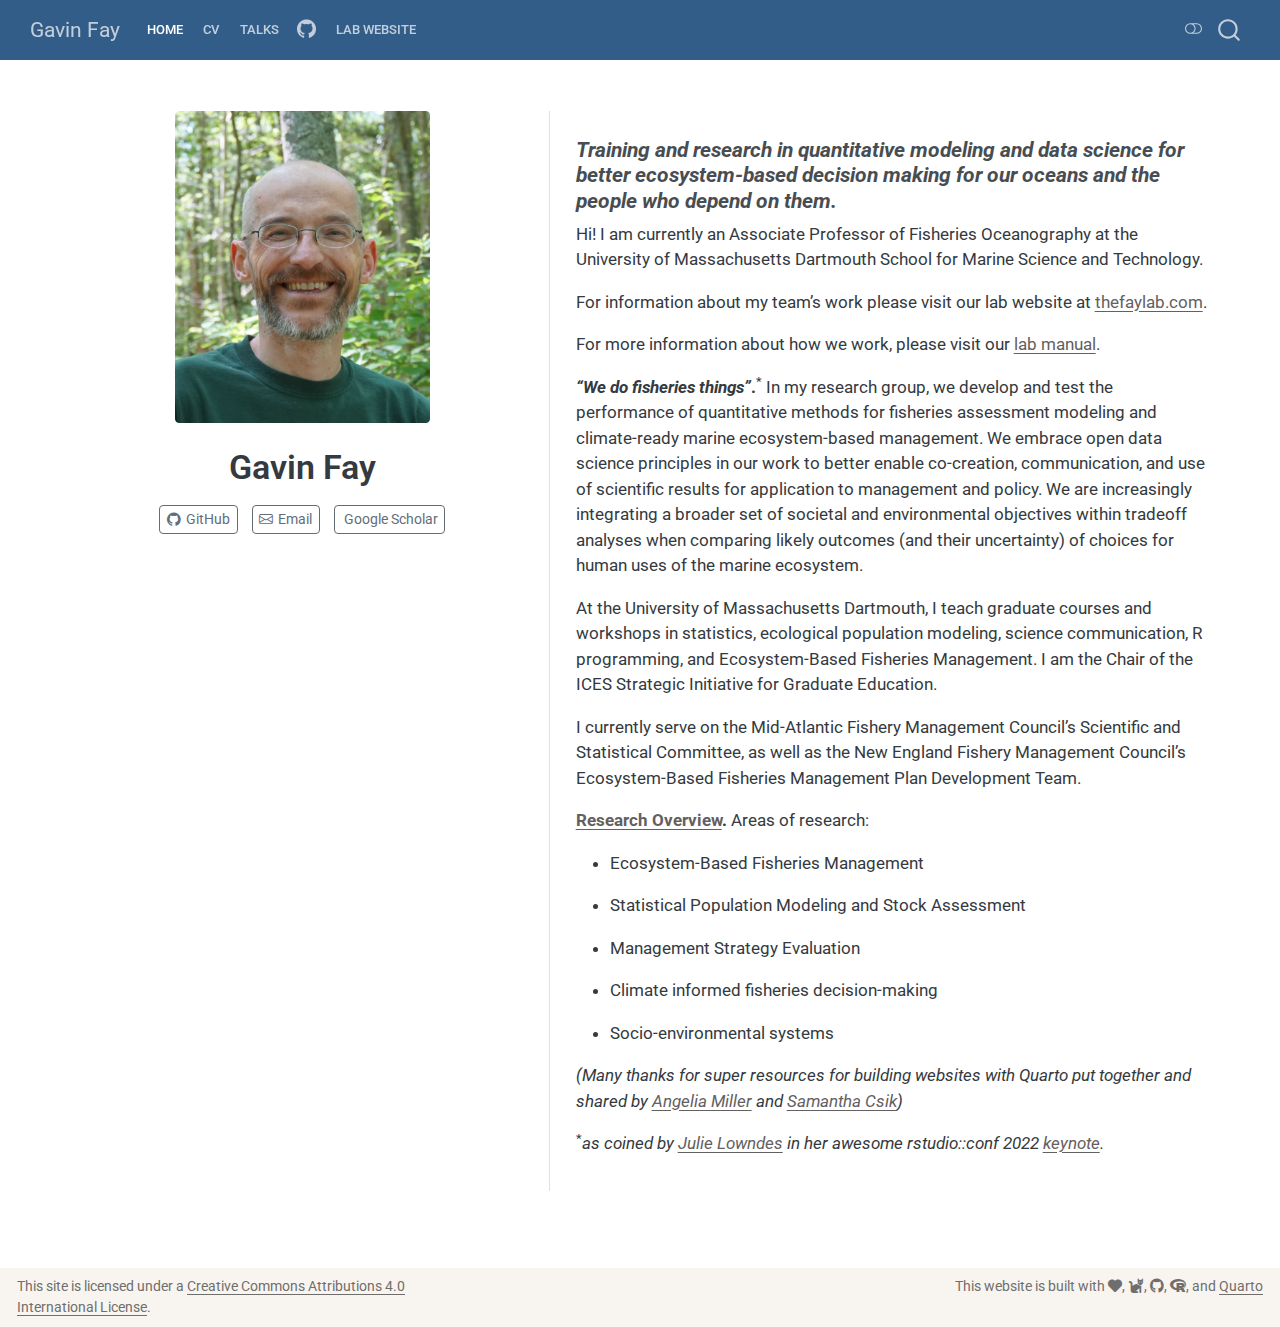
<file: docs/index.html>
<!DOCTYPE html>
<html xmlns="http://www.w3.org/1999/xhtml" lang="en" xml:lang="en"><head>

<meta charset="utf-8">
<meta name="generator" content="quarto-1.5.56">

<meta name="viewport" content="width=device-width, initial-scale=1.0, user-scalable=yes">


<title>Gavin Fay</title>
<style>
code{white-space: pre-wrap;}
span.smallcaps{font-variant: small-caps;}
div.columns{display: flex; gap: min(4vw, 1.5em);}
div.column{flex: auto; overflow-x: auto;}
div.hanging-indent{margin-left: 1.5em; text-indent: -1.5em;}
ul.task-list{list-style: none;}
ul.task-list li input[type="checkbox"] {
  width: 0.8em;
  margin: 0 0.8em 0.2em -1em; /* quarto-specific, see https://github.com/quarto-dev/quarto-cli/issues/4556 */ 
  vertical-align: middle;
}
</style>


<script src="site_libs/quarto-nav/quarto-nav.js"></script>
<script src="site_libs/quarto-nav/headroom.min.js"></script>
<script src="site_libs/clipboard/clipboard.min.js"></script>
<script src="site_libs/quarto-search/autocomplete.umd.js"></script>
<script src="site_libs/quarto-search/fuse.min.js"></script>
<script src="site_libs/quarto-search/quarto-search.js"></script>
<meta name="quarto:offset" content="./">
<script src="site_libs/quarto-html/quarto.js"></script>
<script src="site_libs/quarto-html/popper.min.js"></script>
<script src="site_libs/quarto-html/tippy.umd.min.js"></script>
<link href="site_libs/quarto-html/tippy.css" rel="stylesheet">
<link href="site_libs/quarto-html/quarto-syntax-highlighting.css" rel="stylesheet" class="quarto-color-scheme" id="quarto-text-highlighting-styles">
<link href="site_libs/quarto-html/quarto-syntax-highlighting-dark.css" rel="prefetch" class="quarto-color-scheme quarto-color-alternate" id="quarto-text-highlighting-styles">
<script src="site_libs/bootstrap/bootstrap.min.js"></script>
<link href="site_libs/bootstrap/bootstrap-icons.css" rel="stylesheet">
<link href="site_libs/bootstrap/bootstrap.min.css" rel="stylesheet" class="quarto-color-scheme" id="quarto-bootstrap" data-mode="light">
<link href="site_libs/bootstrap/bootstrap-dark.min.css" rel="prefetch" class="quarto-color-scheme quarto-color-alternate" id="quarto-bootstrap" data-mode="dark">
<link href="site_libs/quarto-contrib/fontawesome6-0.1.0/all.css" rel="stylesheet">
<link href="site_libs/quarto-contrib/fontawesome6-0.1.0/latex-fontsize.css" rel="stylesheet">
<script id="quarto-search-options" type="application/json">{
  "location": "navbar",
  "copy-button": false,
  "collapse-after": 3,
  "panel-placement": "end",
  "type": "overlay",
  "limit": 50,
  "keyboard-shortcut": [
    "f",
    "/",
    "s"
  ],
  "show-item-context": false,
  "language": {
    "search-no-results-text": "No results",
    "search-matching-documents-text": "matching documents",
    "search-copy-link-title": "Copy link to search",
    "search-hide-matches-text": "Hide additional matches",
    "search-more-match-text": "more match in this document",
    "search-more-matches-text": "more matches in this document",
    "search-clear-button-title": "Clear",
    "search-text-placeholder": "",
    "search-detached-cancel-button-title": "Cancel",
    "search-submit-button-title": "Submit",
    "search-label": "Search"
  }
}</script>


<link rel="stylesheet" href="styles.css">
</head>

<body class="nav-fixed">

<div id="quarto-search-results"></div>
  <header id="quarto-header" class="headroom fixed-top">
    <nav class="navbar navbar-expand-lg " data-bs-theme="dark">
      <div class="navbar-container container-fluid">
      <div class="navbar-brand-container mx-auto">
    <a class="navbar-brand" href="./index.html">
    <span class="navbar-title">Gavin Fay</span>
    </a>
  </div>
            <div id="quarto-search" class="" title="Search"></div>
          <button class="navbar-toggler" type="button" data-bs-toggle="collapse" data-bs-target="#navbarCollapse" aria-controls="navbarCollapse" role="menu" aria-expanded="false" aria-label="Toggle navigation" onclick="if (window.quartoToggleHeadroom) { window.quartoToggleHeadroom(); }">
  <span class="navbar-toggler-icon"></span>
</button>
          <div class="collapse navbar-collapse" id="navbarCollapse">
            <ul class="navbar-nav navbar-nav-scroll me-auto">
  <li class="nav-item">
    <a class="nav-link active" href="./index.html" aria-current="page"> 
<span class="menu-text">Home</span></a>
  </li>  
  <li class="nav-item">
    <a class="nav-link" href="./cv.html"> 
<span class="menu-text">CV</span></a>
  </li>  
  <li class="nav-item">
    <a class="nav-link" href="./talks.html"> 
<span class="menu-text">Talks</span></a>
  </li>  
  <li class="nav-item compact">
    <a class="nav-link" href="https://github.com/gavinfay"> <i class="bi bi-github" role="img">
</i> 
<span class="menu-text"></span></a>
  </li>  
  <li class="nav-item">
    <a class="nav-link" href="http://www.thefaylab.com"> 
<span class="menu-text">Lab Website</span></a>
  </li>  
</ul>
          </div> <!-- /navcollapse -->
            <div class="quarto-navbar-tools">
  <a href="" class="quarto-color-scheme-toggle quarto-navigation-tool  px-1" onclick="window.quartoToggleColorScheme(); return false;" title="Toggle dark mode"><i class="bi"></i></a>
</div>
      </div> <!-- /container-fluid -->
    </nav>
</header>
<!-- content -->
<div id="quarto-content" class="quarto-container page-columns page-rows-contents page-layout-full page-navbar">
<!-- sidebar -->
<!-- margin-sidebar -->
    
<!-- main -->
<div class="quarto-about-trestles column-page">
  <div class="about-entity">
    <img src="images/gf-headshot.png" class="about-image
  rounded " style="width: 15em;">
<header id="title-block-header" class="quarto-title-block default">
<div class="quarto-title">
<h1 class="title">Gavin Fay</h1>
</div>
<div class="quarto-title-meta column-page">
  </div>
</header>
    <div class="about-links">
  <a href="https://github.com/gavinfay" class="about-link" rel="" target="">
    <i class="bi bi-github"></i>
     <span class="about-link-text">GitHub</span>
  </a>
  <a href="mailto:gfay@umassd.edu" class="about-link" rel="" target="">
    <i class="bi bi-envelope"></i>
     <span class="about-link-text">Email</span>
  </a>
  <a href="https://scholar.google.com/citations?user=ApZKT_0AAAAJ&amp;hl=en" class="about-link" rel="" target="">
    <i class="bi bi-scholar"></i>
     <span class="about-link-text">Google Scholar</span>
  </a>
</div>
  </div>
  <div class="about-contents"><main class="content column-page" id="quarto-document-content">
<section id="training-and-research-in-quantitative-modeling-and-data-science-for-better-ecosystem-based-decision-making-for-our-oceans-and-the-people-who-depend-on-them." class="level4">
<h4 data-anchor-id="training-and-research-in-quantitative-modeling-and-data-science-for-better-ecosystem-based-decision-making-for-our-oceans-and-the-people-who-depend-on-them."><strong><em>Training and research in quantitative modeling and data science for better ecosystem-based decision making for our oceans and the people who depend on them.</em></strong></h4>
<p>Hi! I am currently an Associate Professor of Fisheries Oceanography at the University of Massachusetts Dartmouth School for Marine Science and Technology.</p>
<p>For information about my team’s work please visit our lab website at <a href="http://thefaylab.com">thefaylab.com</a>.</p>
<p>For more information about how we work, please visit our <a href="https://thefaylab.github.io/lab-manual">lab manual</a>.</p>
<p><strong><em>“We do fisheries things”</em>.</strong><sup>*</sup> In my research group, we develop and test the performance of quantitative methods for fisheries assessment modeling and climate-ready marine ecosystem-based management. We embrace open data science principles in our work to better enable co-creation, communication, and use of scientific results for application to management and policy. We are increasingly integrating a broader set of societal and environmental objectives within tradeoff analyses when comparing likely outcomes (and their uncertainty) of choices for human uses of the marine ecosystem.</p>
<p>At the University of Massachusetts Dartmouth, I teach graduate courses and workshops in statistics, ecological population modeling, science communication, R programming, and Ecosystem-Based Fisheries Management. I am the Chair of the ICES Strategic Initiative for Graduate Education.</p>
<p>I currently serve on the Mid-Atlantic Fishery Management Council’s Scientific and Statistical Committee, as well as the New England Fishery Management Council’s Ecosystem-Based Fisheries Management Plan Development Team.</p>
<p><a href="http://webserver.smast.umassd.edu/lab_fay/?page_id=7"><strong>Research Overview</strong></a><strong>.</strong> Areas of research:</p>
<ul>
<li><p>Ecosystem-Based Fisheries Management</p></li>
<li><p>Statistical Population Modeling and Stock Assessment</p></li>
<li><p>Management Strategy Evaluation</p></li>
<li><p>Climate informed fisheries decision-making</p></li>
<li><p>Socio-environmental systems</p></li>
</ul>
<p><em>(Many thanks for super resources for building websites with Quarto put together and shared by <a href="https://angeliamiller.github.io/">Angelia Miller</a> and <a href="https://samanthacsik.github.io/">Samantha Csik</a>)</em></p>
<p><sup>*</sup><em>as coined by <a href="https://jules32.github.io/">Julie Lowndes</a> in her awesome rstudio::conf 2022 <a href="https://posit.co/keynotes/hello-quarto-share-collaborate-teach-reimagine/">keynote</a>.</em></p>


</section>
</main></div>
</div>
 <!-- /main -->
<script id="quarto-html-after-body" type="application/javascript">
window.document.addEventListener("DOMContentLoaded", function (event) {
  const toggleBodyColorMode = (bsSheetEl) => {
    const mode = bsSheetEl.getAttribute("data-mode");
    const bodyEl = window.document.querySelector("body");
    if (mode === "dark") {
      bodyEl.classList.add("quarto-dark");
      bodyEl.classList.remove("quarto-light");
    } else {
      bodyEl.classList.add("quarto-light");
      bodyEl.classList.remove("quarto-dark");
    }
  }
  const toggleBodyColorPrimary = () => {
    const bsSheetEl = window.document.querySelector("link#quarto-bootstrap");
    if (bsSheetEl) {
      toggleBodyColorMode(bsSheetEl);
    }
  }
  toggleBodyColorPrimary();  
  const disableStylesheet = (stylesheets) => {
    for (let i=0; i < stylesheets.length; i++) {
      const stylesheet = stylesheets[i];
      stylesheet.rel = 'prefetch';
    }
  }
  const enableStylesheet = (stylesheets) => {
    for (let i=0; i < stylesheets.length; i++) {
      const stylesheet = stylesheets[i];
      stylesheet.rel = 'stylesheet';
    }
  }
  const manageTransitions = (selector, allowTransitions) => {
    const els = window.document.querySelectorAll(selector);
    for (let i=0; i < els.length; i++) {
      const el = els[i];
      if (allowTransitions) {
        el.classList.remove('notransition');
      } else {
        el.classList.add('notransition');
      }
    }
  }
  const toggleGiscusIfUsed = (isAlternate, darkModeDefault) => {
    const baseTheme = document.querySelector('#giscus-base-theme')?.value ?? 'light';
    const alternateTheme = document.querySelector('#giscus-alt-theme')?.value ?? 'dark';
    let newTheme = '';
    if(darkModeDefault) {
      newTheme = isAlternate ? baseTheme : alternateTheme;
    } else {
      newTheme = isAlternate ? alternateTheme : baseTheme;
    }
    const changeGiscusTheme = () => {
      // From: https://github.com/giscus/giscus/issues/336
      const sendMessage = (message) => {
        const iframe = document.querySelector('iframe.giscus-frame');
        if (!iframe) return;
        iframe.contentWindow.postMessage({ giscus: message }, 'https://giscus.app');
      }
      sendMessage({
        setConfig: {
          theme: newTheme
        }
      });
    }
    const isGiscussLoaded = window.document.querySelector('iframe.giscus-frame') !== null;
    if (isGiscussLoaded) {
      changeGiscusTheme();
    }
  }
  const toggleColorMode = (alternate) => {
    // Switch the stylesheets
    const alternateStylesheets = window.document.querySelectorAll('link.quarto-color-scheme.quarto-color-alternate');
    manageTransitions('#quarto-margin-sidebar .nav-link', false);
    if (alternate) {
      enableStylesheet(alternateStylesheets);
      for (const sheetNode of alternateStylesheets) {
        if (sheetNode.id === "quarto-bootstrap") {
          toggleBodyColorMode(sheetNode);
        }
      }
    } else {
      disableStylesheet(alternateStylesheets);
      toggleBodyColorPrimary();
    }
    manageTransitions('#quarto-margin-sidebar .nav-link', true);
    // Switch the toggles
    const toggles = window.document.querySelectorAll('.quarto-color-scheme-toggle');
    for (let i=0; i < toggles.length; i++) {
      const toggle = toggles[i];
      if (toggle) {
        if (alternate) {
          toggle.classList.add("alternate");     
        } else {
          toggle.classList.remove("alternate");
        }
      }
    }
    // Hack to workaround the fact that safari doesn't
    // properly recolor the scrollbar when toggling (#1455)
    if (navigator.userAgent.indexOf('Safari') > 0 && navigator.userAgent.indexOf('Chrome') == -1) {
      manageTransitions("body", false);
      window.scrollTo(0, 1);
      setTimeout(() => {
        window.scrollTo(0, 0);
        manageTransitions("body", true);
      }, 40);  
    }
  }
  const isFileUrl = () => { 
    return window.location.protocol === 'file:';
  }
  const hasAlternateSentinel = () => {  
    let styleSentinel = getColorSchemeSentinel();
    if (styleSentinel !== null) {
      return styleSentinel === "alternate";
    } else {
      return false;
    }
  }
  const setStyleSentinel = (alternate) => {
    const value = alternate ? "alternate" : "default";
    if (!isFileUrl()) {
      window.localStorage.setItem("quarto-color-scheme", value);
    } else {
      localAlternateSentinel = value;
    }
  }
  const getColorSchemeSentinel = () => {
    if (!isFileUrl()) {
      const storageValue = window.localStorage.getItem("quarto-color-scheme");
      return storageValue != null ? storageValue : localAlternateSentinel;
    } else {
      return localAlternateSentinel;
    }
  }
  const darkModeDefault = false;
  let localAlternateSentinel = darkModeDefault ? 'alternate' : 'default';
  // Dark / light mode switch
  window.quartoToggleColorScheme = () => {
    // Read the current dark / light value 
    let toAlternate = !hasAlternateSentinel();
    toggleColorMode(toAlternate);
    setStyleSentinel(toAlternate);
    toggleGiscusIfUsed(toAlternate, darkModeDefault);
  };
  // Ensure there is a toggle, if there isn't float one in the top right
  if (window.document.querySelector('.quarto-color-scheme-toggle') === null) {
    const a = window.document.createElement('a');
    a.classList.add('top-right');
    a.classList.add('quarto-color-scheme-toggle');
    a.href = "";
    a.onclick = function() { try { window.quartoToggleColorScheme(); } catch {} return false; };
    const i = window.document.createElement("i");
    i.classList.add('bi');
    a.appendChild(i);
    window.document.body.appendChild(a);
  }
  // Switch to dark mode if need be
  if (hasAlternateSentinel()) {
    toggleColorMode(true);
  } else {
    toggleColorMode(false);
  }
  const isCodeAnnotation = (el) => {
    for (const clz of el.classList) {
      if (clz.startsWith('code-annotation-')) {                     
        return true;
      }
    }
    return false;
  }
  const onCopySuccess = function(e) {
    // button target
    const button = e.trigger;
    // don't keep focus
    button.blur();
    // flash "checked"
    button.classList.add('code-copy-button-checked');
    var currentTitle = button.getAttribute("title");
    button.setAttribute("title", "Copied!");
    let tooltip;
    if (window.bootstrap) {
      button.setAttribute("data-bs-toggle", "tooltip");
      button.setAttribute("data-bs-placement", "left");
      button.setAttribute("data-bs-title", "Copied!");
      tooltip = new bootstrap.Tooltip(button, 
        { trigger: "manual", 
          customClass: "code-copy-button-tooltip",
          offset: [0, -8]});
      tooltip.show();    
    }
    setTimeout(function() {
      if (tooltip) {
        tooltip.hide();
        button.removeAttribute("data-bs-title");
        button.removeAttribute("data-bs-toggle");
        button.removeAttribute("data-bs-placement");
      }
      button.setAttribute("title", currentTitle);
      button.classList.remove('code-copy-button-checked');
    }, 1000);
    // clear code selection
    e.clearSelection();
  }
  const getTextToCopy = function(trigger) {
      const codeEl = trigger.previousElementSibling.cloneNode(true);
      for (const childEl of codeEl.children) {
        if (isCodeAnnotation(childEl)) {
          childEl.remove();
        }
      }
      return codeEl.innerText;
  }
  const clipboard = new window.ClipboardJS('.code-copy-button:not([data-in-quarto-modal])', {
    text: getTextToCopy
  });
  clipboard.on('success', onCopySuccess);
  if (window.document.getElementById('quarto-embedded-source-code-modal')) {
    // For code content inside modals, clipBoardJS needs to be initialized with a container option
    // TODO: Check when it could be a function (https://github.com/zenorocha/clipboard.js/issues/860)
    const clipboardModal = new window.ClipboardJS('.code-copy-button[data-in-quarto-modal]', {
      text: getTextToCopy,
      container: window.document.getElementById('quarto-embedded-source-code-modal')
    });
    clipboardModal.on('success', onCopySuccess);
  }
    var localhostRegex = new RegExp(/^(?:http|https):\/\/localhost\:?[0-9]*\//);
    var mailtoRegex = new RegExp(/^mailto:/);
      var filterRegex = new RegExp('/' + window.location.host + '/');
    var isInternal = (href) => {
        return filterRegex.test(href) || localhostRegex.test(href) || mailtoRegex.test(href);
    }
    // Inspect non-navigation links and adorn them if external
 	var links = window.document.querySelectorAll('a[href]:not(.nav-link):not(.navbar-brand):not(.toc-action):not(.sidebar-link):not(.sidebar-item-toggle):not(.pagination-link):not(.no-external):not([aria-hidden]):not(.dropdown-item):not(.quarto-navigation-tool):not(.about-link)');
    for (var i=0; i<links.length; i++) {
      const link = links[i];
      if (!isInternal(link.href)) {
        // undo the damage that might have been done by quarto-nav.js in the case of
        // links that we want to consider external
        if (link.dataset.originalHref !== undefined) {
          link.href = link.dataset.originalHref;
        }
      }
    }
  function tippyHover(el, contentFn, onTriggerFn, onUntriggerFn) {
    const config = {
      allowHTML: true,
      maxWidth: 500,
      delay: 100,
      arrow: false,
      appendTo: function(el) {
          return el.parentElement;
      },
      interactive: true,
      interactiveBorder: 10,
      theme: 'quarto',
      placement: 'bottom-start',
    };
    if (contentFn) {
      config.content = contentFn;
    }
    if (onTriggerFn) {
      config.onTrigger = onTriggerFn;
    }
    if (onUntriggerFn) {
      config.onUntrigger = onUntriggerFn;
    }
    window.tippy(el, config); 
  }
  const noterefs = window.document.querySelectorAll('a[role="doc-noteref"]');
  for (var i=0; i<noterefs.length; i++) {
    const ref = noterefs[i];
    tippyHover(ref, function() {
      // use id or data attribute instead here
      let href = ref.getAttribute('data-footnote-href') || ref.getAttribute('href');
      try { href = new URL(href).hash; } catch {}
      const id = href.replace(/^#\/?/, "");
      const note = window.document.getElementById(id);
      if (note) {
        return note.innerHTML;
      } else {
        return "";
      }
    });
  }
  const xrefs = window.document.querySelectorAll('a.quarto-xref');
  const processXRef = (id, note) => {
    // Strip column container classes
    const stripColumnClz = (el) => {
      el.classList.remove("page-full", "page-columns");
      if (el.children) {
        for (const child of el.children) {
          stripColumnClz(child);
        }
      }
    }
    stripColumnClz(note)
    if (id === null || id.startsWith('sec-')) {
      // Special case sections, only their first couple elements
      const container = document.createElement("div");
      if (note.children && note.children.length > 2) {
        container.appendChild(note.children[0].cloneNode(true));
        for (let i = 1; i < note.children.length; i++) {
          const child = note.children[i];
          if (child.tagName === "P" && child.innerText === "") {
            continue;
          } else {
            container.appendChild(child.cloneNode(true));
            break;
          }
        }
        if (window.Quarto?.typesetMath) {
          window.Quarto.typesetMath(container);
        }
        return container.innerHTML
      } else {
        if (window.Quarto?.typesetMath) {
          window.Quarto.typesetMath(note);
        }
        return note.innerHTML;
      }
    } else {
      // Remove any anchor links if they are present
      const anchorLink = note.querySelector('a.anchorjs-link');
      if (anchorLink) {
        anchorLink.remove();
      }
      if (window.Quarto?.typesetMath) {
        window.Quarto.typesetMath(note);
      }
      // TODO in 1.5, we should make sure this works without a callout special case
      if (note.classList.contains("callout")) {
        return note.outerHTML;
      } else {
        return note.innerHTML;
      }
    }
  }
  for (var i=0; i<xrefs.length; i++) {
    const xref = xrefs[i];
    tippyHover(xref, undefined, function(instance) {
      instance.disable();
      let url = xref.getAttribute('href');
      let hash = undefined; 
      if (url.startsWith('#')) {
        hash = url;
      } else {
        try { hash = new URL(url).hash; } catch {}
      }
      if (hash) {
        const id = hash.replace(/^#\/?/, "");
        const note = window.document.getElementById(id);
        if (note !== null) {
          try {
            const html = processXRef(id, note.cloneNode(true));
            instance.setContent(html);
          } finally {
            instance.enable();
            instance.show();
          }
        } else {
          // See if we can fetch this
          fetch(url.split('#')[0])
          .then(res => res.text())
          .then(html => {
            const parser = new DOMParser();
            const htmlDoc = parser.parseFromString(html, "text/html");
            const note = htmlDoc.getElementById(id);
            if (note !== null) {
              const html = processXRef(id, note);
              instance.setContent(html);
            } 
          }).finally(() => {
            instance.enable();
            instance.show();
          });
        }
      } else {
        // See if we can fetch a full url (with no hash to target)
        // This is a special case and we should probably do some content thinning / targeting
        fetch(url)
        .then(res => res.text())
        .then(html => {
          const parser = new DOMParser();
          const htmlDoc = parser.parseFromString(html, "text/html");
          const note = htmlDoc.querySelector('main.content');
          if (note !== null) {
            // This should only happen for chapter cross references
            // (since there is no id in the URL)
            // remove the first header
            if (note.children.length > 0 && note.children[0].tagName === "HEADER") {
              note.children[0].remove();
            }
            const html = processXRef(null, note);
            instance.setContent(html);
          } 
        }).finally(() => {
          instance.enable();
          instance.show();
        });
      }
    }, function(instance) {
    });
  }
      let selectedAnnoteEl;
      const selectorForAnnotation = ( cell, annotation) => {
        let cellAttr = 'data-code-cell="' + cell + '"';
        let lineAttr = 'data-code-annotation="' +  annotation + '"';
        const selector = 'span[' + cellAttr + '][' + lineAttr + ']';
        return selector;
      }
      const selectCodeLines = (annoteEl) => {
        const doc = window.document;
        const targetCell = annoteEl.getAttribute("data-target-cell");
        const targetAnnotation = annoteEl.getAttribute("data-target-annotation");
        const annoteSpan = window.document.querySelector(selectorForAnnotation(targetCell, targetAnnotation));
        const lines = annoteSpan.getAttribute("data-code-lines").split(",");
        const lineIds = lines.map((line) => {
          return targetCell + "-" + line;
        })
        let top = null;
        let height = null;
        let parent = null;
        if (lineIds.length > 0) {
            //compute the position of the single el (top and bottom and make a div)
            const el = window.document.getElementById(lineIds[0]);
            top = el.offsetTop;
            height = el.offsetHeight;
            parent = el.parentElement.parentElement;
          if (lineIds.length > 1) {
            const lastEl = window.document.getElementById(lineIds[lineIds.length - 1]);
            const bottom = lastEl.offsetTop + lastEl.offsetHeight;
            height = bottom - top;
          }
          if (top !== null && height !== null && parent !== null) {
            // cook up a div (if necessary) and position it 
            let div = window.document.getElementById("code-annotation-line-highlight");
            if (div === null) {
              div = window.document.createElement("div");
              div.setAttribute("id", "code-annotation-line-highlight");
              div.style.position = 'absolute';
              parent.appendChild(div);
            }
            div.style.top = top - 2 + "px";
            div.style.height = height + 4 + "px";
            div.style.left = 0;
            let gutterDiv = window.document.getElementById("code-annotation-line-highlight-gutter");
            if (gutterDiv === null) {
              gutterDiv = window.document.createElement("div");
              gutterDiv.setAttribute("id", "code-annotation-line-highlight-gutter");
              gutterDiv.style.position = 'absolute';
              const codeCell = window.document.getElementById(targetCell);
              const gutter = codeCell.querySelector('.code-annotation-gutter');
              gutter.appendChild(gutterDiv);
            }
            gutterDiv.style.top = top - 2 + "px";
            gutterDiv.style.height = height + 4 + "px";
          }
          selectedAnnoteEl = annoteEl;
        }
      };
      const unselectCodeLines = () => {
        const elementsIds = ["code-annotation-line-highlight", "code-annotation-line-highlight-gutter"];
        elementsIds.forEach((elId) => {
          const div = window.document.getElementById(elId);
          if (div) {
            div.remove();
          }
        });
        selectedAnnoteEl = undefined;
      };
        // Handle positioning of the toggle
    window.addEventListener(
      "resize",
      throttle(() => {
        elRect = undefined;
        if (selectedAnnoteEl) {
          selectCodeLines(selectedAnnoteEl);
        }
      }, 10)
    );
    function throttle(fn, ms) {
    let throttle = false;
    let timer;
      return (...args) => {
        if(!throttle) { // first call gets through
            fn.apply(this, args);
            throttle = true;
        } else { // all the others get throttled
            if(timer) clearTimeout(timer); // cancel #2
            timer = setTimeout(() => {
              fn.apply(this, args);
              timer = throttle = false;
            }, ms);
        }
      };
    }
      // Attach click handler to the DT
      const annoteDls = window.document.querySelectorAll('dt[data-target-cell]');
      for (const annoteDlNode of annoteDls) {
        annoteDlNode.addEventListener('click', (event) => {
          const clickedEl = event.target;
          if (clickedEl !== selectedAnnoteEl) {
            unselectCodeLines();
            const activeEl = window.document.querySelector('dt[data-target-cell].code-annotation-active');
            if (activeEl) {
              activeEl.classList.remove('code-annotation-active');
            }
            selectCodeLines(clickedEl);
            clickedEl.classList.add('code-annotation-active');
          } else {
            // Unselect the line
            unselectCodeLines();
            clickedEl.classList.remove('code-annotation-active');
          }
        });
      }
  const findCites = (el) => {
    const parentEl = el.parentElement;
    if (parentEl) {
      const cites = parentEl.dataset.cites;
      if (cites) {
        return {
          el,
          cites: cites.split(' ')
        };
      } else {
        return findCites(el.parentElement)
      }
    } else {
      return undefined;
    }
  };
  var bibliorefs = window.document.querySelectorAll('a[role="doc-biblioref"]');
  for (var i=0; i<bibliorefs.length; i++) {
    const ref = bibliorefs[i];
    const citeInfo = findCites(ref);
    if (citeInfo) {
      tippyHover(citeInfo.el, function() {
        var popup = window.document.createElement('div');
        citeInfo.cites.forEach(function(cite) {
          var citeDiv = window.document.createElement('div');
          citeDiv.classList.add('hanging-indent');
          citeDiv.classList.add('csl-entry');
          var biblioDiv = window.document.getElementById('ref-' + cite);
          if (biblioDiv) {
            citeDiv.innerHTML = biblioDiv.innerHTML;
          }
          popup.appendChild(citeDiv);
        });
        return popup.innerHTML;
      });
    }
  }
});
</script>
</div> <!-- /content -->
<footer class="footer">
  <div class="nav-footer">
    <div class="nav-footer-left">
<p>This site is licensed under a <a href="https://creativecommons.org/licenses/by/4.0/">Creative Commons Attributions 4.0 International License</a>.</p>
</div>   
    <div class="nav-footer-center">
      &nbsp;
    </div>
    <div class="nav-footer-right">
<p>This website is built with <i class="fa-solid fa-heart" title="a heart" aria-label="heart"></i>, <i class="fa-solid fa-cat" title="cats" aria-label="cat"></i>, <a href="https://github.com/gavinfay/gavinfay.github.io" target="_blank"><i class="fa-brands fa-github" title="GitHub octocat logo" aria-label="github"></i></a>, <a href="https://www.r-project.org/about.html" target="_blank"><i class="fa-brands fa-r-project" title="R Project" aria-label="r-project"></i></a>, and <a href="https://quarto.org/" target="_blank">Quarto</a></p>
</div>
  </div>
</footer>




</body></html>
</file>
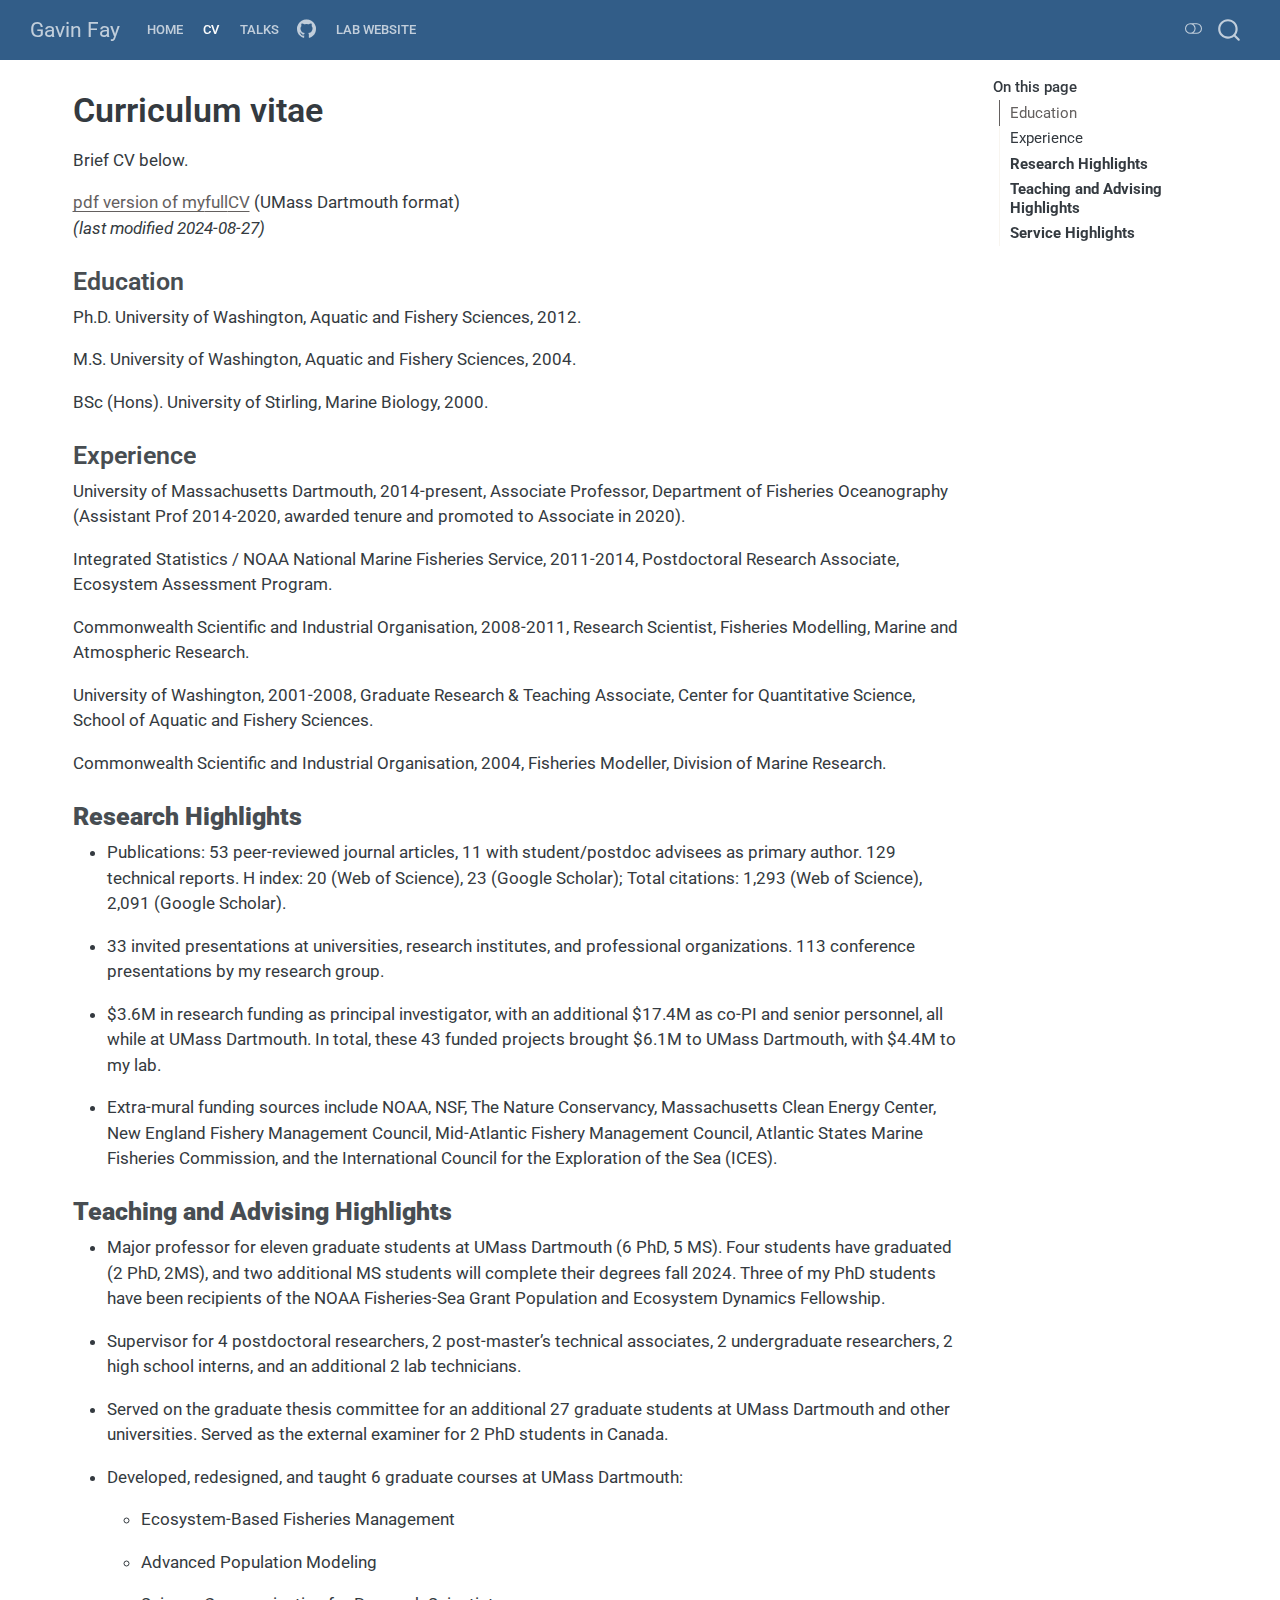
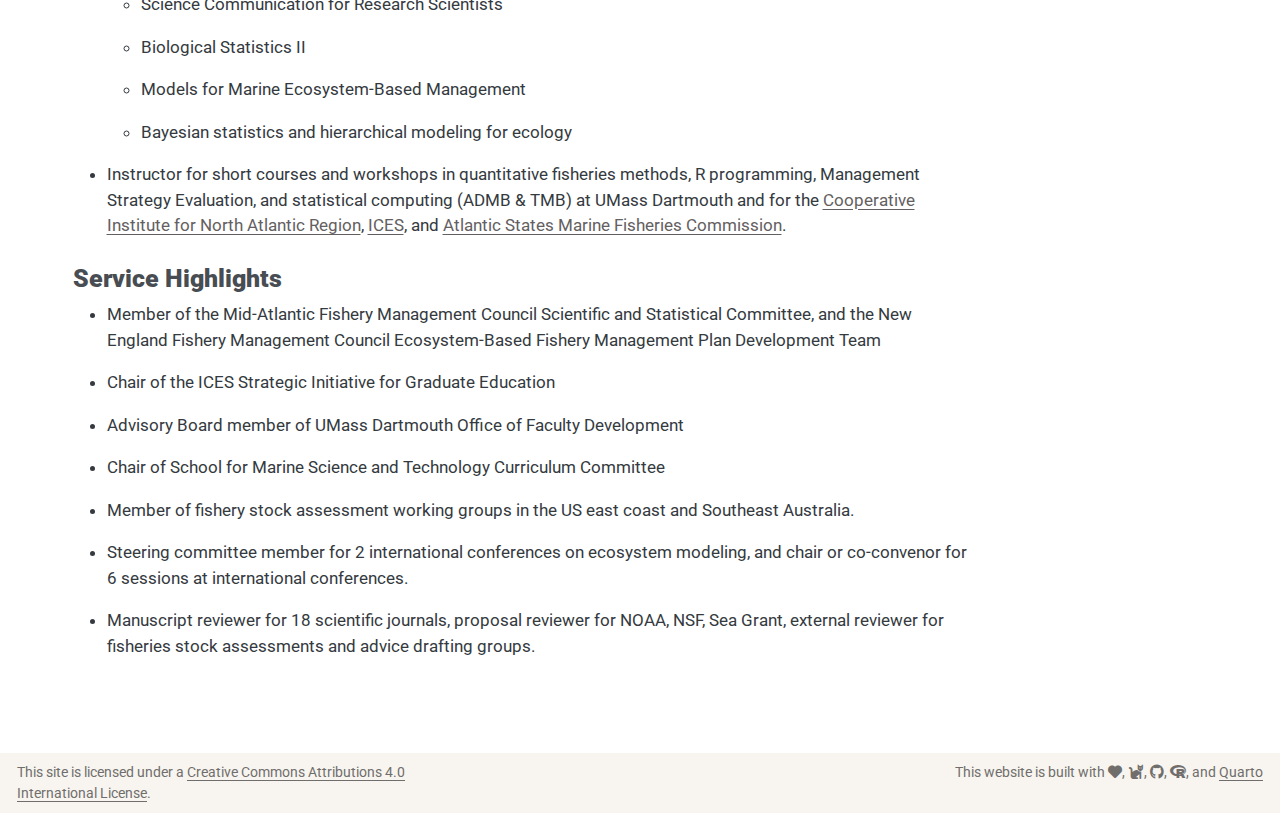
<file: docs/cv.html>
<!DOCTYPE html>
<html xmlns="http://www.w3.org/1999/xhtml" lang="en" xml:lang="en"><head>

<meta charset="utf-8">
<meta name="generator" content="quarto-1.5.56">

<meta name="viewport" content="width=device-width, initial-scale=1.0, user-scalable=yes">


<title>Curriculum vitae – Gavin Fay</title>
<style>
code{white-space: pre-wrap;}
span.smallcaps{font-variant: small-caps;}
div.columns{display: flex; gap: min(4vw, 1.5em);}
div.column{flex: auto; overflow-x: auto;}
div.hanging-indent{margin-left: 1.5em; text-indent: -1.5em;}
ul.task-list{list-style: none;}
ul.task-list li input[type="checkbox"] {
  width: 0.8em;
  margin: 0 0.8em 0.2em -1em; /* quarto-specific, see https://github.com/quarto-dev/quarto-cli/issues/4556 */ 
  vertical-align: middle;
}
</style>


<script src="site_libs/quarto-nav/quarto-nav.js"></script>
<script src="site_libs/quarto-nav/headroom.min.js"></script>
<script src="site_libs/clipboard/clipboard.min.js"></script>
<script src="site_libs/quarto-search/autocomplete.umd.js"></script>
<script src="site_libs/quarto-search/fuse.min.js"></script>
<script src="site_libs/quarto-search/quarto-search.js"></script>
<meta name="quarto:offset" content="./">
<script src="site_libs/quarto-html/quarto.js"></script>
<script src="site_libs/quarto-html/popper.min.js"></script>
<script src="site_libs/quarto-html/tippy.umd.min.js"></script>
<script src="site_libs/quarto-html/anchor.min.js"></script>
<link href="site_libs/quarto-html/tippy.css" rel="stylesheet">
<link href="site_libs/quarto-html/quarto-syntax-highlighting.css" rel="stylesheet" class="quarto-color-scheme" id="quarto-text-highlighting-styles">
<link href="site_libs/quarto-html/quarto-syntax-highlighting-dark.css" rel="prefetch" class="quarto-color-scheme quarto-color-alternate" id="quarto-text-highlighting-styles">
<script src="site_libs/bootstrap/bootstrap.min.js"></script>
<link href="site_libs/bootstrap/bootstrap-icons.css" rel="stylesheet">
<link href="site_libs/bootstrap/bootstrap.min.css" rel="stylesheet" class="quarto-color-scheme" id="quarto-bootstrap" data-mode="light">
<link href="site_libs/bootstrap/bootstrap-dark.min.css" rel="prefetch" class="quarto-color-scheme quarto-color-alternate" id="quarto-bootstrap" data-mode="dark">
<link href="site_libs/quarto-contrib/fontawesome6-0.1.0/all.css" rel="stylesheet">
<link href="site_libs/quarto-contrib/fontawesome6-0.1.0/latex-fontsize.css" rel="stylesheet">
<script id="quarto-search-options" type="application/json">{
  "location": "navbar",
  "copy-button": false,
  "collapse-after": 3,
  "panel-placement": "end",
  "type": "overlay",
  "limit": 50,
  "keyboard-shortcut": [
    "f",
    "/",
    "s"
  ],
  "show-item-context": false,
  "language": {
    "search-no-results-text": "No results",
    "search-matching-documents-text": "matching documents",
    "search-copy-link-title": "Copy link to search",
    "search-hide-matches-text": "Hide additional matches",
    "search-more-match-text": "more match in this document",
    "search-more-matches-text": "more matches in this document",
    "search-clear-button-title": "Clear",
    "search-text-placeholder": "",
    "search-detached-cancel-button-title": "Cancel",
    "search-submit-button-title": "Submit",
    "search-label": "Search"
  }
}</script>


<link rel="stylesheet" href="styles.css">
</head>

<body class="nav-fixed">

<div id="quarto-search-results"></div>
  <header id="quarto-header" class="headroom fixed-top">
    <nav class="navbar navbar-expand-lg " data-bs-theme="dark">
      <div class="navbar-container container-fluid">
      <div class="navbar-brand-container mx-auto">
    <a class="navbar-brand" href="./index.html">
    <span class="navbar-title">Gavin Fay</span>
    </a>
  </div>
            <div id="quarto-search" class="" title="Search"></div>
          <button class="navbar-toggler" type="button" data-bs-toggle="collapse" data-bs-target="#navbarCollapse" aria-controls="navbarCollapse" role="menu" aria-expanded="false" aria-label="Toggle navigation" onclick="if (window.quartoToggleHeadroom) { window.quartoToggleHeadroom(); }">
  <span class="navbar-toggler-icon"></span>
</button>
          <div class="collapse navbar-collapse" id="navbarCollapse">
            <ul class="navbar-nav navbar-nav-scroll me-auto">
  <li class="nav-item">
    <a class="nav-link" href="./index.html"> 
<span class="menu-text">Home</span></a>
  </li>  
  <li class="nav-item">
    <a class="nav-link active" href="./cv.html" aria-current="page"> 
<span class="menu-text">CV</span></a>
  </li>  
  <li class="nav-item">
    <a class="nav-link" href="./talks.html"> 
<span class="menu-text">Talks</span></a>
  </li>  
  <li class="nav-item compact">
    <a class="nav-link" href="https://github.com/gavinfay"> <i class="bi bi-github" role="img">
</i> 
<span class="menu-text"></span></a>
  </li>  
  <li class="nav-item">
    <a class="nav-link" href="http://www.thefaylab.com"> 
<span class="menu-text">Lab Website</span></a>
  </li>  
</ul>
          </div> <!-- /navcollapse -->
            <div class="quarto-navbar-tools">
  <a href="" class="quarto-color-scheme-toggle quarto-navigation-tool  px-1" onclick="window.quartoToggleColorScheme(); return false;" title="Toggle dark mode"><i class="bi"></i></a>
</div>
      </div> <!-- /container-fluid -->
    </nav>
</header>
<!-- content -->
<div id="quarto-content" class="quarto-container page-columns page-rows-contents page-layout-full page-navbar">
<!-- sidebar -->
<!-- margin-sidebar -->
    <div id="quarto-margin-sidebar" class="sidebar margin-sidebar">
        <nav id="TOC" role="doc-toc" class="toc-active">
    <h2 id="toc-title">On this page</h2>
   
  <ul>
  <li><a href="#education" id="toc-education" class="nav-link active" data-scroll-target="#education">Education</a></li>
  <li><a href="#experience" id="toc-experience" class="nav-link" data-scroll-target="#experience">Experience</a></li>
  <li><a href="#research-highlights" id="toc-research-highlights" class="nav-link" data-scroll-target="#research-highlights"><strong>Research Highlights</strong></a></li>
  <li><a href="#teaching-and-advising-highlights" id="toc-teaching-and-advising-highlights" class="nav-link" data-scroll-target="#teaching-and-advising-highlights"><strong>Teaching and Advising Highlights</strong></a></li>
  <li><a href="#service-highlights" id="toc-service-highlights" class="nav-link" data-scroll-target="#service-highlights"><strong>Service Highlights</strong></a></li>
  </ul>
</nav>
    </div>
<!-- main -->
<main class="content column-page-left" id="quarto-document-content">

<header id="title-block-header" class="quarto-title-block default">
<div class="quarto-title">
<h1 class="title">Curriculum vitae</h1>
</div>



<div class="quarto-title-meta column-page-left">

    
  
    
  </div>
  


</header>


<p>Brief CV below.</p>
<p><a href="https://drive.google.com/file/d/1B__XCCz0Xe1gWEFoIW-5ROUE79kBvgTf/view?usp=drive_link">pdf version of my</a><a href="https://drive.google.com/file/d/1esK95PQfgsjbLzMM0wXhSyXLxUnE1YeH">full</a><a href="https://drive.google.com/file/d/1B__XCCz0Xe1gWEFoIW-5ROUE79kBvgTf/view?usp=drive_link">CV</a> (UMass Dartmouth format)<br>
<em>(last modified 2024-08-27)</em></p>
<section id="education" class="level3">
<h3 class="anchored" data-anchor-id="education">Education</h3>
<p>Ph.D.&nbsp;University of Washington, Aquatic and Fishery Sciences, 2012.</p>
<p>M.S. University of Washington, Aquatic and Fishery Sciences, 2004.</p>
<p>BSc (Hons). University of Stirling, Marine Biology, 2000.</p>
</section>
<section id="experience" class="level3">
<h3 class="anchored" data-anchor-id="experience">Experience</h3>
<p>University of Massachusetts Dartmouth, 2014-present, Associate Professor, Department of Fisheries Oceanography (Assistant Prof 2014-2020, awarded tenure and promoted to Associate in 2020).</p>
<p>Integrated Statistics / NOAA National Marine Fisheries Service, 2011-2014, Postdoctoral Research Associate, Ecosystem Assessment Program.</p>
<p>Commonwealth Scientific and Industrial Organisation, 2008-2011, Research Scientist, Fisheries Modelling, Marine and Atmospheric Research.</p>
<p>University of Washington, 2001-2008, Graduate Research &amp; Teaching Associate, Center for Quantitative Science, School of Aquatic and Fishery Sciences.</p>
<p>Commonwealth Scientific and Industrial Organisation, 2004, Fisheries Modeller, Division of Marine Research.</p>
</section>
<section id="research-highlights" class="level3">
<h3 class="anchored" data-anchor-id="research-highlights"><strong>Research Highlights</strong></h3>
<ul>
<li><p>Publications: 53 peer-reviewed journal articles, 11 with student/postdoc advisees as primary author. 129 technical reports. H index: 20 (Web of Science), 23 (Google Scholar); Total citations: 1,293 (Web of Science), 2,091 (Google Scholar).</p></li>
<li><p>33 invited presentations at universities, research institutes, and professional organizations. 113 conference presentations by my research group.</p></li>
<li><p>$3.6M in research funding as principal investigator, with an additional $17.4M as co-PI and senior personnel, all while at UMass Dartmouth. In total, these 43 funded projects brought $6.1M to UMass Dartmouth, with $4.4M to my lab.&nbsp;</p></li>
<li><p>Extra-mural funding sources include NOAA, NSF, The Nature Conservancy, Massachusetts Clean Energy Center, New England Fishery Management Council, Mid-Atlantic Fishery Management Council, Atlantic States Marine Fisheries Commission, and the International Council for the Exploration of the Sea (ICES).</p></li>
</ul>
</section>
<section id="teaching-and-advising-highlights" class="level3">
<h3 class="anchored" data-anchor-id="teaching-and-advising-highlights"><strong>Teaching and Advising Highlights</strong></h3>
<ul>
<li><p>Major professor for eleven graduate students at UMass Dartmouth (6 PhD, 5 MS). Four students have graduated (2 PhD, 2MS), and two additional MS students will complete their degrees fall 2024. Three of my PhD students have been recipients of the NOAA Fisheries-Sea Grant Population and Ecosystem Dynamics Fellowship.</p></li>
<li><p>Supervisor for 4 postdoctoral researchers, 2 post-master’s technical associates, 2 undergraduate researchers, 2 high school interns, and an additional 2 lab technicians.</p></li>
<li><p>Served on the graduate thesis committee for an additional 27 graduate students at UMass Dartmouth and other universities. Served as the external examiner for 2 PhD students in Canada.</p></li>
<li><p>Developed, redesigned, and taught 6 graduate courses at UMass Dartmouth:</p>
<ul>
<li><p>Ecosystem-Based Fisheries Management</p></li>
<li><p>Advanced Population Modeling</p></li>
<li><p>Science Communication for Research Scientists</p></li>
<li><p>Biological Statistics II</p></li>
<li><p>Models for Marine Ecosystem-Based Management</p></li>
<li><p>Bayesian statistics and hierarchical modeling for ecology</p></li>
</ul></li>
<li><p>Instructor for short courses and workshops in quantitative fisheries methods, R programming, Management Strategy Evaluation, and statistical computing (ADMB &amp; TMB) at UMass Dartmouth and for the <a href="www.cinar.org">Cooperative Institute for North Atlantic Region</a>, <a href="www.ices.dk">ICES</a>, and <a href="asmfc.org">Atlantic States Marine Fisheries Commission</a>.</p></li>
</ul>
</section>
<section id="service-highlights" class="level3">
<h3 class="anchored" data-anchor-id="service-highlights"><strong>Service Highlights</strong></h3>
<ul>
<li><p>Member of the Mid-Atlantic Fishery Management Council Scientific and Statistical Committee, and the New England Fishery Management Council Ecosystem-Based Fishery Management Plan Development Team</p></li>
<li><p>Chair of the ICES Strategic Initiative for Graduate Education</p></li>
<li><p>Advisory Board member of UMass Dartmouth Office of Faculty Development</p></li>
<li><p>Chair of School for Marine Science and Technology Curriculum Committee</p></li>
<li><p>Member of fishery stock assessment working groups in the US east coast and Southeast Australia.</p></li>
<li><p>Steering committee member for 2 international conferences on ecosystem modeling, and chair or co-convenor for 6 sessions at international conferences.</p></li>
<li><p>Manuscript reviewer for 18 scientific journals, proposal reviewer for NOAA, NSF, Sea Grant, external reviewer for fisheries stock assessments and advice drafting groups.</p></li>
</ul>


</section>

</main> <!-- /main -->
<script id="quarto-html-after-body" type="application/javascript">
window.document.addEventListener("DOMContentLoaded", function (event) {
  const toggleBodyColorMode = (bsSheetEl) => {
    const mode = bsSheetEl.getAttribute("data-mode");
    const bodyEl = window.document.querySelector("body");
    if (mode === "dark") {
      bodyEl.classList.add("quarto-dark");
      bodyEl.classList.remove("quarto-light");
    } else {
      bodyEl.classList.add("quarto-light");
      bodyEl.classList.remove("quarto-dark");
    }
  }
  const toggleBodyColorPrimary = () => {
    const bsSheetEl = window.document.querySelector("link#quarto-bootstrap");
    if (bsSheetEl) {
      toggleBodyColorMode(bsSheetEl);
    }
  }
  toggleBodyColorPrimary();  
  const disableStylesheet = (stylesheets) => {
    for (let i=0; i < stylesheets.length; i++) {
      const stylesheet = stylesheets[i];
      stylesheet.rel = 'prefetch';
    }
  }
  const enableStylesheet = (stylesheets) => {
    for (let i=0; i < stylesheets.length; i++) {
      const stylesheet = stylesheets[i];
      stylesheet.rel = 'stylesheet';
    }
  }
  const manageTransitions = (selector, allowTransitions) => {
    const els = window.document.querySelectorAll(selector);
    for (let i=0; i < els.length; i++) {
      const el = els[i];
      if (allowTransitions) {
        el.classList.remove('notransition');
      } else {
        el.classList.add('notransition');
      }
    }
  }
  const toggleGiscusIfUsed = (isAlternate, darkModeDefault) => {
    const baseTheme = document.querySelector('#giscus-base-theme')?.value ?? 'light';
    const alternateTheme = document.querySelector('#giscus-alt-theme')?.value ?? 'dark';
    let newTheme = '';
    if(darkModeDefault) {
      newTheme = isAlternate ? baseTheme : alternateTheme;
    } else {
      newTheme = isAlternate ? alternateTheme : baseTheme;
    }
    const changeGiscusTheme = () => {
      // From: https://github.com/giscus/giscus/issues/336
      const sendMessage = (message) => {
        const iframe = document.querySelector('iframe.giscus-frame');
        if (!iframe) return;
        iframe.contentWindow.postMessage({ giscus: message }, 'https://giscus.app');
      }
      sendMessage({
        setConfig: {
          theme: newTheme
        }
      });
    }
    const isGiscussLoaded = window.document.querySelector('iframe.giscus-frame') !== null;
    if (isGiscussLoaded) {
      changeGiscusTheme();
    }
  }
  const toggleColorMode = (alternate) => {
    // Switch the stylesheets
    const alternateStylesheets = window.document.querySelectorAll('link.quarto-color-scheme.quarto-color-alternate');
    manageTransitions('#quarto-margin-sidebar .nav-link', false);
    if (alternate) {
      enableStylesheet(alternateStylesheets);
      for (const sheetNode of alternateStylesheets) {
        if (sheetNode.id === "quarto-bootstrap") {
          toggleBodyColorMode(sheetNode);
        }
      }
    } else {
      disableStylesheet(alternateStylesheets);
      toggleBodyColorPrimary();
    }
    manageTransitions('#quarto-margin-sidebar .nav-link', true);
    // Switch the toggles
    const toggles = window.document.querySelectorAll('.quarto-color-scheme-toggle');
    for (let i=0; i < toggles.length; i++) {
      const toggle = toggles[i];
      if (toggle) {
        if (alternate) {
          toggle.classList.add("alternate");     
        } else {
          toggle.classList.remove("alternate");
        }
      }
    }
    // Hack to workaround the fact that safari doesn't
    // properly recolor the scrollbar when toggling (#1455)
    if (navigator.userAgent.indexOf('Safari') > 0 && navigator.userAgent.indexOf('Chrome') == -1) {
      manageTransitions("body", false);
      window.scrollTo(0, 1);
      setTimeout(() => {
        window.scrollTo(0, 0);
        manageTransitions("body", true);
      }, 40);  
    }
  }
  const isFileUrl = () => { 
    return window.location.protocol === 'file:';
  }
  const hasAlternateSentinel = () => {  
    let styleSentinel = getColorSchemeSentinel();
    if (styleSentinel !== null) {
      return styleSentinel === "alternate";
    } else {
      return false;
    }
  }
  const setStyleSentinel = (alternate) => {
    const value = alternate ? "alternate" : "default";
    if (!isFileUrl()) {
      window.localStorage.setItem("quarto-color-scheme", value);
    } else {
      localAlternateSentinel = value;
    }
  }
  const getColorSchemeSentinel = () => {
    if (!isFileUrl()) {
      const storageValue = window.localStorage.getItem("quarto-color-scheme");
      return storageValue != null ? storageValue : localAlternateSentinel;
    } else {
      return localAlternateSentinel;
    }
  }
  const darkModeDefault = false;
  let localAlternateSentinel = darkModeDefault ? 'alternate' : 'default';
  // Dark / light mode switch
  window.quartoToggleColorScheme = () => {
    // Read the current dark / light value 
    let toAlternate = !hasAlternateSentinel();
    toggleColorMode(toAlternate);
    setStyleSentinel(toAlternate);
    toggleGiscusIfUsed(toAlternate, darkModeDefault);
  };
  // Ensure there is a toggle, if there isn't float one in the top right
  if (window.document.querySelector('.quarto-color-scheme-toggle') === null) {
    const a = window.document.createElement('a');
    a.classList.add('top-right');
    a.classList.add('quarto-color-scheme-toggle');
    a.href = "";
    a.onclick = function() { try { window.quartoToggleColorScheme(); } catch {} return false; };
    const i = window.document.createElement("i");
    i.classList.add('bi');
    a.appendChild(i);
    window.document.body.appendChild(a);
  }
  // Switch to dark mode if need be
  if (hasAlternateSentinel()) {
    toggleColorMode(true);
  } else {
    toggleColorMode(false);
  }
  const icon = "";
  const anchorJS = new window.AnchorJS();
  anchorJS.options = {
    placement: 'right',
    icon: icon
  };
  anchorJS.add('.anchored');
  const isCodeAnnotation = (el) => {
    for (const clz of el.classList) {
      if (clz.startsWith('code-annotation-')) {                     
        return true;
      }
    }
    return false;
  }
  const onCopySuccess = function(e) {
    // button target
    const button = e.trigger;
    // don't keep focus
    button.blur();
    // flash "checked"
    button.classList.add('code-copy-button-checked');
    var currentTitle = button.getAttribute("title");
    button.setAttribute("title", "Copied!");
    let tooltip;
    if (window.bootstrap) {
      button.setAttribute("data-bs-toggle", "tooltip");
      button.setAttribute("data-bs-placement", "left");
      button.setAttribute("data-bs-title", "Copied!");
      tooltip = new bootstrap.Tooltip(button, 
        { trigger: "manual", 
          customClass: "code-copy-button-tooltip",
          offset: [0, -8]});
      tooltip.show();    
    }
    setTimeout(function() {
      if (tooltip) {
        tooltip.hide();
        button.removeAttribute("data-bs-title");
        button.removeAttribute("data-bs-toggle");
        button.removeAttribute("data-bs-placement");
      }
      button.setAttribute("title", currentTitle);
      button.classList.remove('code-copy-button-checked');
    }, 1000);
    // clear code selection
    e.clearSelection();
  }
  const getTextToCopy = function(trigger) {
      const codeEl = trigger.previousElementSibling.cloneNode(true);
      for (const childEl of codeEl.children) {
        if (isCodeAnnotation(childEl)) {
          childEl.remove();
        }
      }
      return codeEl.innerText;
  }
  const clipboard = new window.ClipboardJS('.code-copy-button:not([data-in-quarto-modal])', {
    text: getTextToCopy
  });
  clipboard.on('success', onCopySuccess);
  if (window.document.getElementById('quarto-embedded-source-code-modal')) {
    // For code content inside modals, clipBoardJS needs to be initialized with a container option
    // TODO: Check when it could be a function (https://github.com/zenorocha/clipboard.js/issues/860)
    const clipboardModal = new window.ClipboardJS('.code-copy-button[data-in-quarto-modal]', {
      text: getTextToCopy,
      container: window.document.getElementById('quarto-embedded-source-code-modal')
    });
    clipboardModal.on('success', onCopySuccess);
  }
    var localhostRegex = new RegExp(/^(?:http|https):\/\/localhost\:?[0-9]*\//);
    var mailtoRegex = new RegExp(/^mailto:/);
      var filterRegex = new RegExp('/' + window.location.host + '/');
    var isInternal = (href) => {
        return filterRegex.test(href) || localhostRegex.test(href) || mailtoRegex.test(href);
    }
    // Inspect non-navigation links and adorn them if external
 	var links = window.document.querySelectorAll('a[href]:not(.nav-link):not(.navbar-brand):not(.toc-action):not(.sidebar-link):not(.sidebar-item-toggle):not(.pagination-link):not(.no-external):not([aria-hidden]):not(.dropdown-item):not(.quarto-navigation-tool):not(.about-link)');
    for (var i=0; i<links.length; i++) {
      const link = links[i];
      if (!isInternal(link.href)) {
        // undo the damage that might have been done by quarto-nav.js in the case of
        // links that we want to consider external
        if (link.dataset.originalHref !== undefined) {
          link.href = link.dataset.originalHref;
        }
      }
    }
  function tippyHover(el, contentFn, onTriggerFn, onUntriggerFn) {
    const config = {
      allowHTML: true,
      maxWidth: 500,
      delay: 100,
      arrow: false,
      appendTo: function(el) {
          return el.parentElement;
      },
      interactive: true,
      interactiveBorder: 10,
      theme: 'quarto',
      placement: 'bottom-start',
    };
    if (contentFn) {
      config.content = contentFn;
    }
    if (onTriggerFn) {
      config.onTrigger = onTriggerFn;
    }
    if (onUntriggerFn) {
      config.onUntrigger = onUntriggerFn;
    }
    window.tippy(el, config); 
  }
  const noterefs = window.document.querySelectorAll('a[role="doc-noteref"]');
  for (var i=0; i<noterefs.length; i++) {
    const ref = noterefs[i];
    tippyHover(ref, function() {
      // use id or data attribute instead here
      let href = ref.getAttribute('data-footnote-href') || ref.getAttribute('href');
      try { href = new URL(href).hash; } catch {}
      const id = href.replace(/^#\/?/, "");
      const note = window.document.getElementById(id);
      if (note) {
        return note.innerHTML;
      } else {
        return "";
      }
    });
  }
  const xrefs = window.document.querySelectorAll('a.quarto-xref');
  const processXRef = (id, note) => {
    // Strip column container classes
    const stripColumnClz = (el) => {
      el.classList.remove("page-full", "page-columns");
      if (el.children) {
        for (const child of el.children) {
          stripColumnClz(child);
        }
      }
    }
    stripColumnClz(note)
    if (id === null || id.startsWith('sec-')) {
      // Special case sections, only their first couple elements
      const container = document.createElement("div");
      if (note.children && note.children.length > 2) {
        container.appendChild(note.children[0].cloneNode(true));
        for (let i = 1; i < note.children.length; i++) {
          const child = note.children[i];
          if (child.tagName === "P" && child.innerText === "") {
            continue;
          } else {
            container.appendChild(child.cloneNode(true));
            break;
          }
        }
        if (window.Quarto?.typesetMath) {
          window.Quarto.typesetMath(container);
        }
        return container.innerHTML
      } else {
        if (window.Quarto?.typesetMath) {
          window.Quarto.typesetMath(note);
        }
        return note.innerHTML;
      }
    } else {
      // Remove any anchor links if they are present
      const anchorLink = note.querySelector('a.anchorjs-link');
      if (anchorLink) {
        anchorLink.remove();
      }
      if (window.Quarto?.typesetMath) {
        window.Quarto.typesetMath(note);
      }
      // TODO in 1.5, we should make sure this works without a callout special case
      if (note.classList.contains("callout")) {
        return note.outerHTML;
      } else {
        return note.innerHTML;
      }
    }
  }
  for (var i=0; i<xrefs.length; i++) {
    const xref = xrefs[i];
    tippyHover(xref, undefined, function(instance) {
      instance.disable();
      let url = xref.getAttribute('href');
      let hash = undefined; 
      if (url.startsWith('#')) {
        hash = url;
      } else {
        try { hash = new URL(url).hash; } catch {}
      }
      if (hash) {
        const id = hash.replace(/^#\/?/, "");
        const note = window.document.getElementById(id);
        if (note !== null) {
          try {
            const html = processXRef(id, note.cloneNode(true));
            instance.setContent(html);
          } finally {
            instance.enable();
            instance.show();
          }
        } else {
          // See if we can fetch this
          fetch(url.split('#')[0])
          .then(res => res.text())
          .then(html => {
            const parser = new DOMParser();
            const htmlDoc = parser.parseFromString(html, "text/html");
            const note = htmlDoc.getElementById(id);
            if (note !== null) {
              const html = processXRef(id, note);
              instance.setContent(html);
            } 
          }).finally(() => {
            instance.enable();
            instance.show();
          });
        }
      } else {
        // See if we can fetch a full url (with no hash to target)
        // This is a special case and we should probably do some content thinning / targeting
        fetch(url)
        .then(res => res.text())
        .then(html => {
          const parser = new DOMParser();
          const htmlDoc = parser.parseFromString(html, "text/html");
          const note = htmlDoc.querySelector('main.content');
          if (note !== null) {
            // This should only happen for chapter cross references
            // (since there is no id in the URL)
            // remove the first header
            if (note.children.length > 0 && note.children[0].tagName === "HEADER") {
              note.children[0].remove();
            }
            const html = processXRef(null, note);
            instance.setContent(html);
          } 
        }).finally(() => {
          instance.enable();
          instance.show();
        });
      }
    }, function(instance) {
    });
  }
      let selectedAnnoteEl;
      const selectorForAnnotation = ( cell, annotation) => {
        let cellAttr = 'data-code-cell="' + cell + '"';
        let lineAttr = 'data-code-annotation="' +  annotation + '"';
        const selector = 'span[' + cellAttr + '][' + lineAttr + ']';
        return selector;
      }
      const selectCodeLines = (annoteEl) => {
        const doc = window.document;
        const targetCell = annoteEl.getAttribute("data-target-cell");
        const targetAnnotation = annoteEl.getAttribute("data-target-annotation");
        const annoteSpan = window.document.querySelector(selectorForAnnotation(targetCell, targetAnnotation));
        const lines = annoteSpan.getAttribute("data-code-lines").split(",");
        const lineIds = lines.map((line) => {
          return targetCell + "-" + line;
        })
        let top = null;
        let height = null;
        let parent = null;
        if (lineIds.length > 0) {
            //compute the position of the single el (top and bottom and make a div)
            const el = window.document.getElementById(lineIds[0]);
            top = el.offsetTop;
            height = el.offsetHeight;
            parent = el.parentElement.parentElement;
          if (lineIds.length > 1) {
            const lastEl = window.document.getElementById(lineIds[lineIds.length - 1]);
            const bottom = lastEl.offsetTop + lastEl.offsetHeight;
            height = bottom - top;
          }
          if (top !== null && height !== null && parent !== null) {
            // cook up a div (if necessary) and position it 
            let div = window.document.getElementById("code-annotation-line-highlight");
            if (div === null) {
              div = window.document.createElement("div");
              div.setAttribute("id", "code-annotation-line-highlight");
              div.style.position = 'absolute';
              parent.appendChild(div);
            }
            div.style.top = top - 2 + "px";
            div.style.height = height + 4 + "px";
            div.style.left = 0;
            let gutterDiv = window.document.getElementById("code-annotation-line-highlight-gutter");
            if (gutterDiv === null) {
              gutterDiv = window.document.createElement("div");
              gutterDiv.setAttribute("id", "code-annotation-line-highlight-gutter");
              gutterDiv.style.position = 'absolute';
              const codeCell = window.document.getElementById(targetCell);
              const gutter = codeCell.querySelector('.code-annotation-gutter');
              gutter.appendChild(gutterDiv);
            }
            gutterDiv.style.top = top - 2 + "px";
            gutterDiv.style.height = height + 4 + "px";
          }
          selectedAnnoteEl = annoteEl;
        }
      };
      const unselectCodeLines = () => {
        const elementsIds = ["code-annotation-line-highlight", "code-annotation-line-highlight-gutter"];
        elementsIds.forEach((elId) => {
          const div = window.document.getElementById(elId);
          if (div) {
            div.remove();
          }
        });
        selectedAnnoteEl = undefined;
      };
        // Handle positioning of the toggle
    window.addEventListener(
      "resize",
      throttle(() => {
        elRect = undefined;
        if (selectedAnnoteEl) {
          selectCodeLines(selectedAnnoteEl);
        }
      }, 10)
    );
    function throttle(fn, ms) {
    let throttle = false;
    let timer;
      return (...args) => {
        if(!throttle) { // first call gets through
            fn.apply(this, args);
            throttle = true;
        } else { // all the others get throttled
            if(timer) clearTimeout(timer); // cancel #2
            timer = setTimeout(() => {
              fn.apply(this, args);
              timer = throttle = false;
            }, ms);
        }
      };
    }
      // Attach click handler to the DT
      const annoteDls = window.document.querySelectorAll('dt[data-target-cell]');
      for (const annoteDlNode of annoteDls) {
        annoteDlNode.addEventListener('click', (event) => {
          const clickedEl = event.target;
          if (clickedEl !== selectedAnnoteEl) {
            unselectCodeLines();
            const activeEl = window.document.querySelector('dt[data-target-cell].code-annotation-active');
            if (activeEl) {
              activeEl.classList.remove('code-annotation-active');
            }
            selectCodeLines(clickedEl);
            clickedEl.classList.add('code-annotation-active');
          } else {
            // Unselect the line
            unselectCodeLines();
            clickedEl.classList.remove('code-annotation-active');
          }
        });
      }
  const findCites = (el) => {
    const parentEl = el.parentElement;
    if (parentEl) {
      const cites = parentEl.dataset.cites;
      if (cites) {
        return {
          el,
          cites: cites.split(' ')
        };
      } else {
        return findCites(el.parentElement)
      }
    } else {
      return undefined;
    }
  };
  var bibliorefs = window.document.querySelectorAll('a[role="doc-biblioref"]');
  for (var i=0; i<bibliorefs.length; i++) {
    const ref = bibliorefs[i];
    const citeInfo = findCites(ref);
    if (citeInfo) {
      tippyHover(citeInfo.el, function() {
        var popup = window.document.createElement('div');
        citeInfo.cites.forEach(function(cite) {
          var citeDiv = window.document.createElement('div');
          citeDiv.classList.add('hanging-indent');
          citeDiv.classList.add('csl-entry');
          var biblioDiv = window.document.getElementById('ref-' + cite);
          if (biblioDiv) {
            citeDiv.innerHTML = biblioDiv.innerHTML;
          }
          popup.appendChild(citeDiv);
        });
        return popup.innerHTML;
      });
    }
  }
});
</script>
</div> <!-- /content -->
<footer class="footer">
  <div class="nav-footer">
    <div class="nav-footer-left">
<p>This site is licensed under a <a href="https://creativecommons.org/licenses/by/4.0/">Creative Commons Attributions 4.0 International License</a>.</p>
</div>   
    <div class="nav-footer-center">
      &nbsp;
    </div>
    <div class="nav-footer-right">
<p>This website is built with <i class="fa-solid fa-heart" title="a heart" aria-label="heart"></i>, <i class="fa-solid fa-cat" title="cats" aria-label="cat"></i>, <a href="https://github.com/gavinfay/gavinfay.github.io" target="_blank"><i class="fa-brands fa-github" title="GitHub octocat logo" aria-label="github"></i></a>, <a href="https://www.r-project.org/about.html" target="_blank"><i class="fa-brands fa-r-project" title="R Project" aria-label="r-project"></i></a>, and <a href="https://quarto.org/" target="_blank">Quarto</a></p>
</div>
  </div>
</footer>




</body></html>
</file>
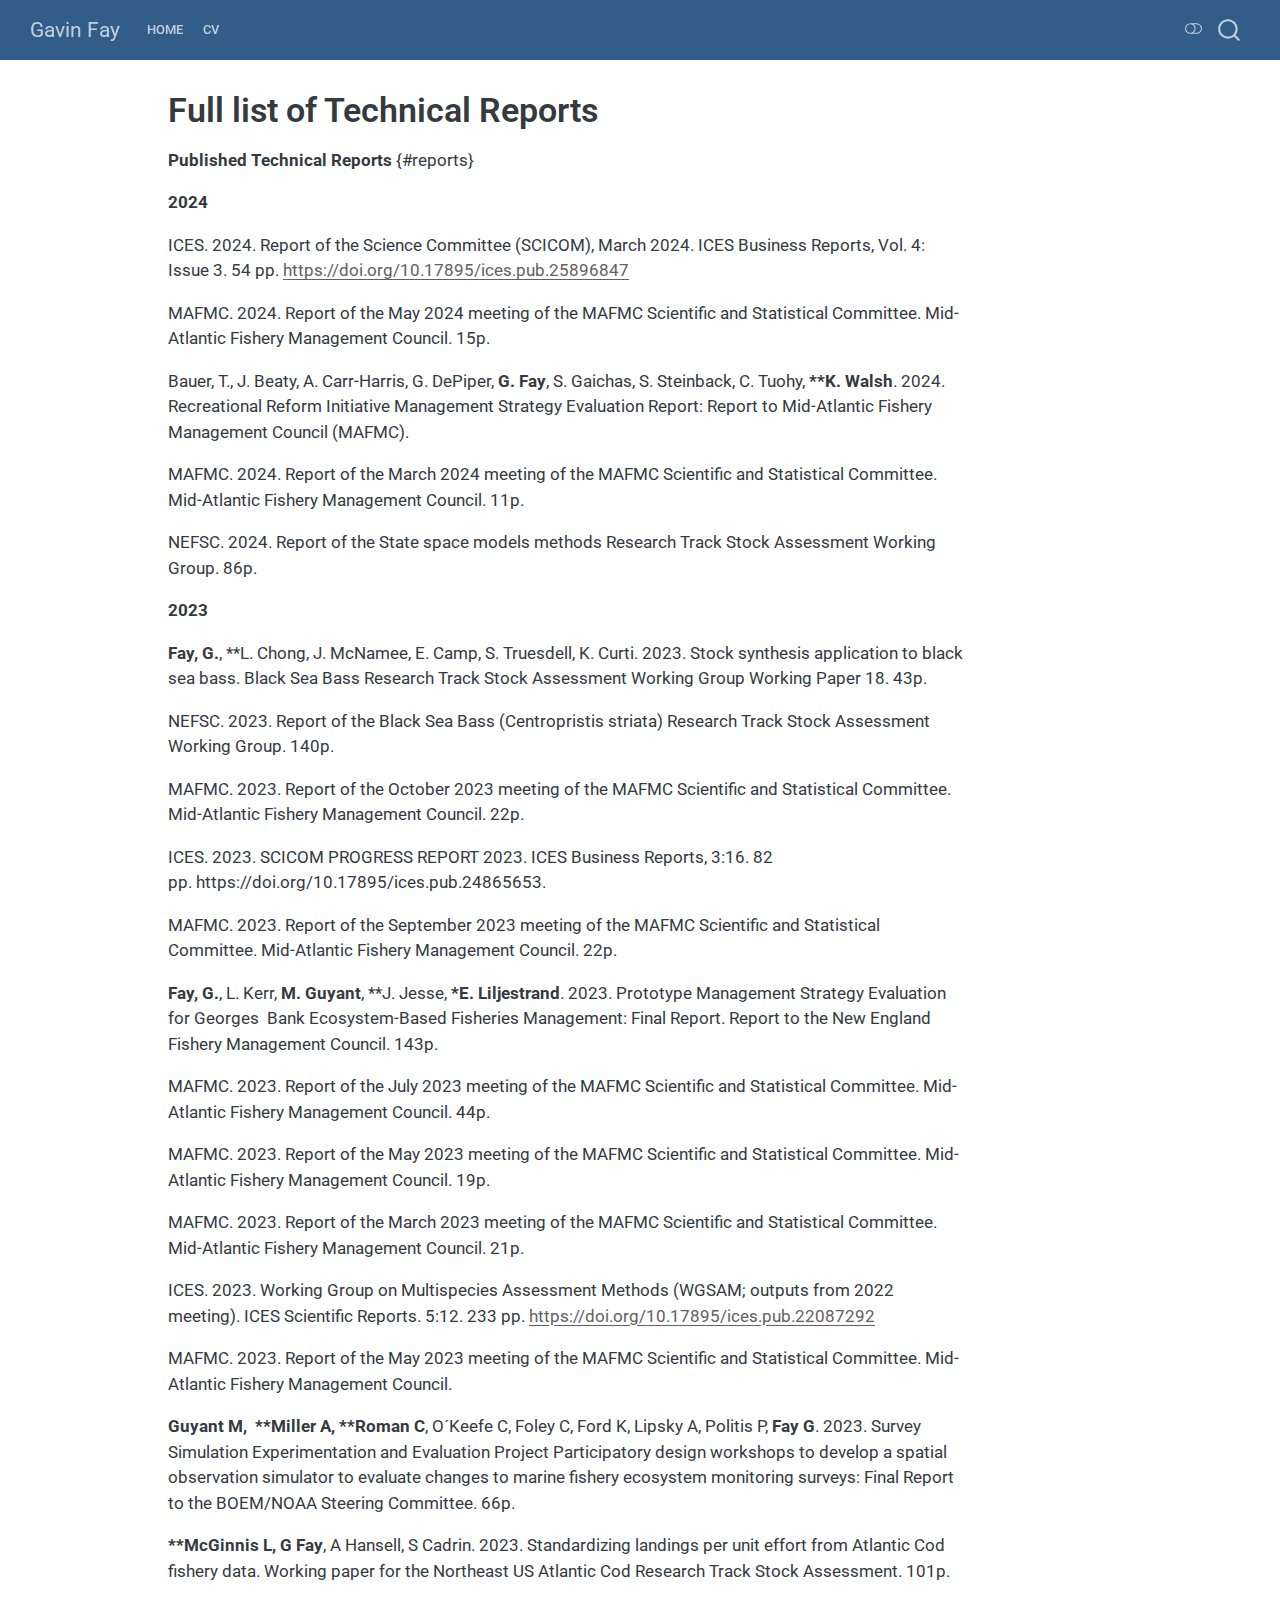
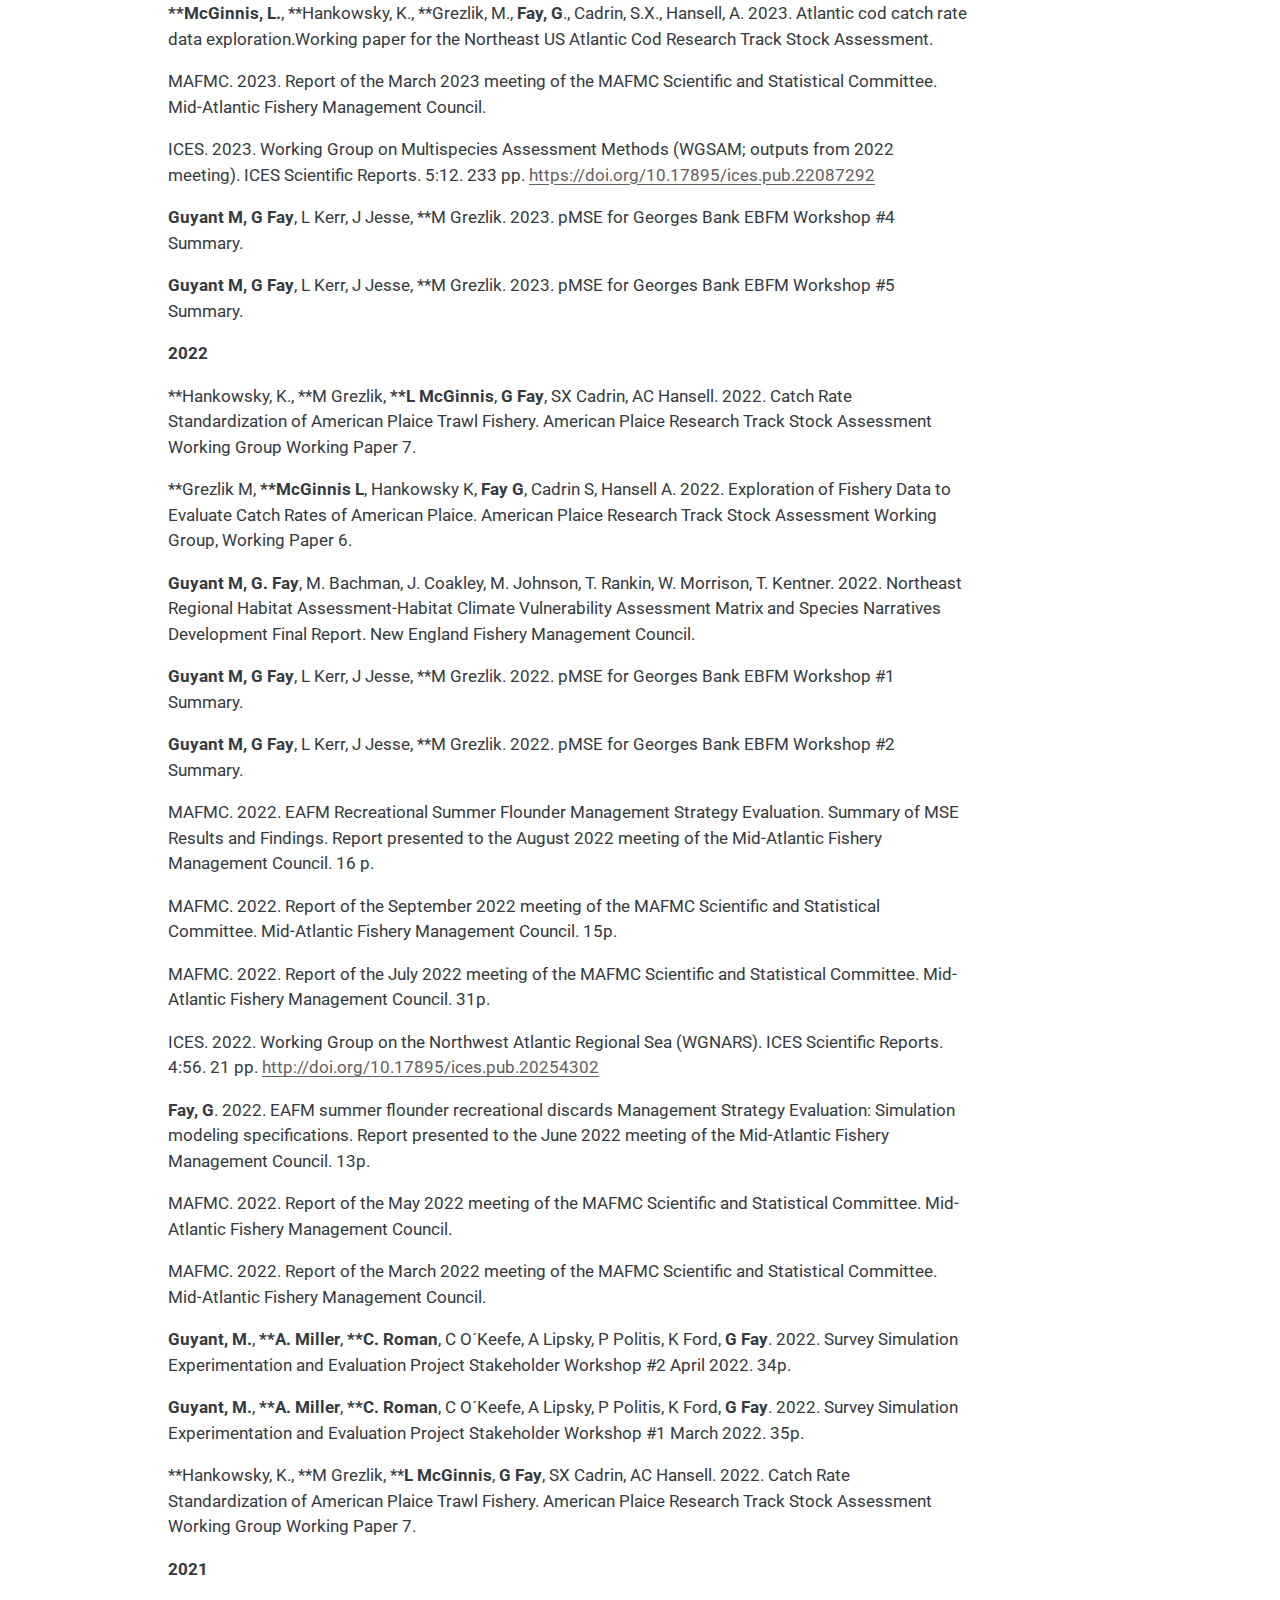
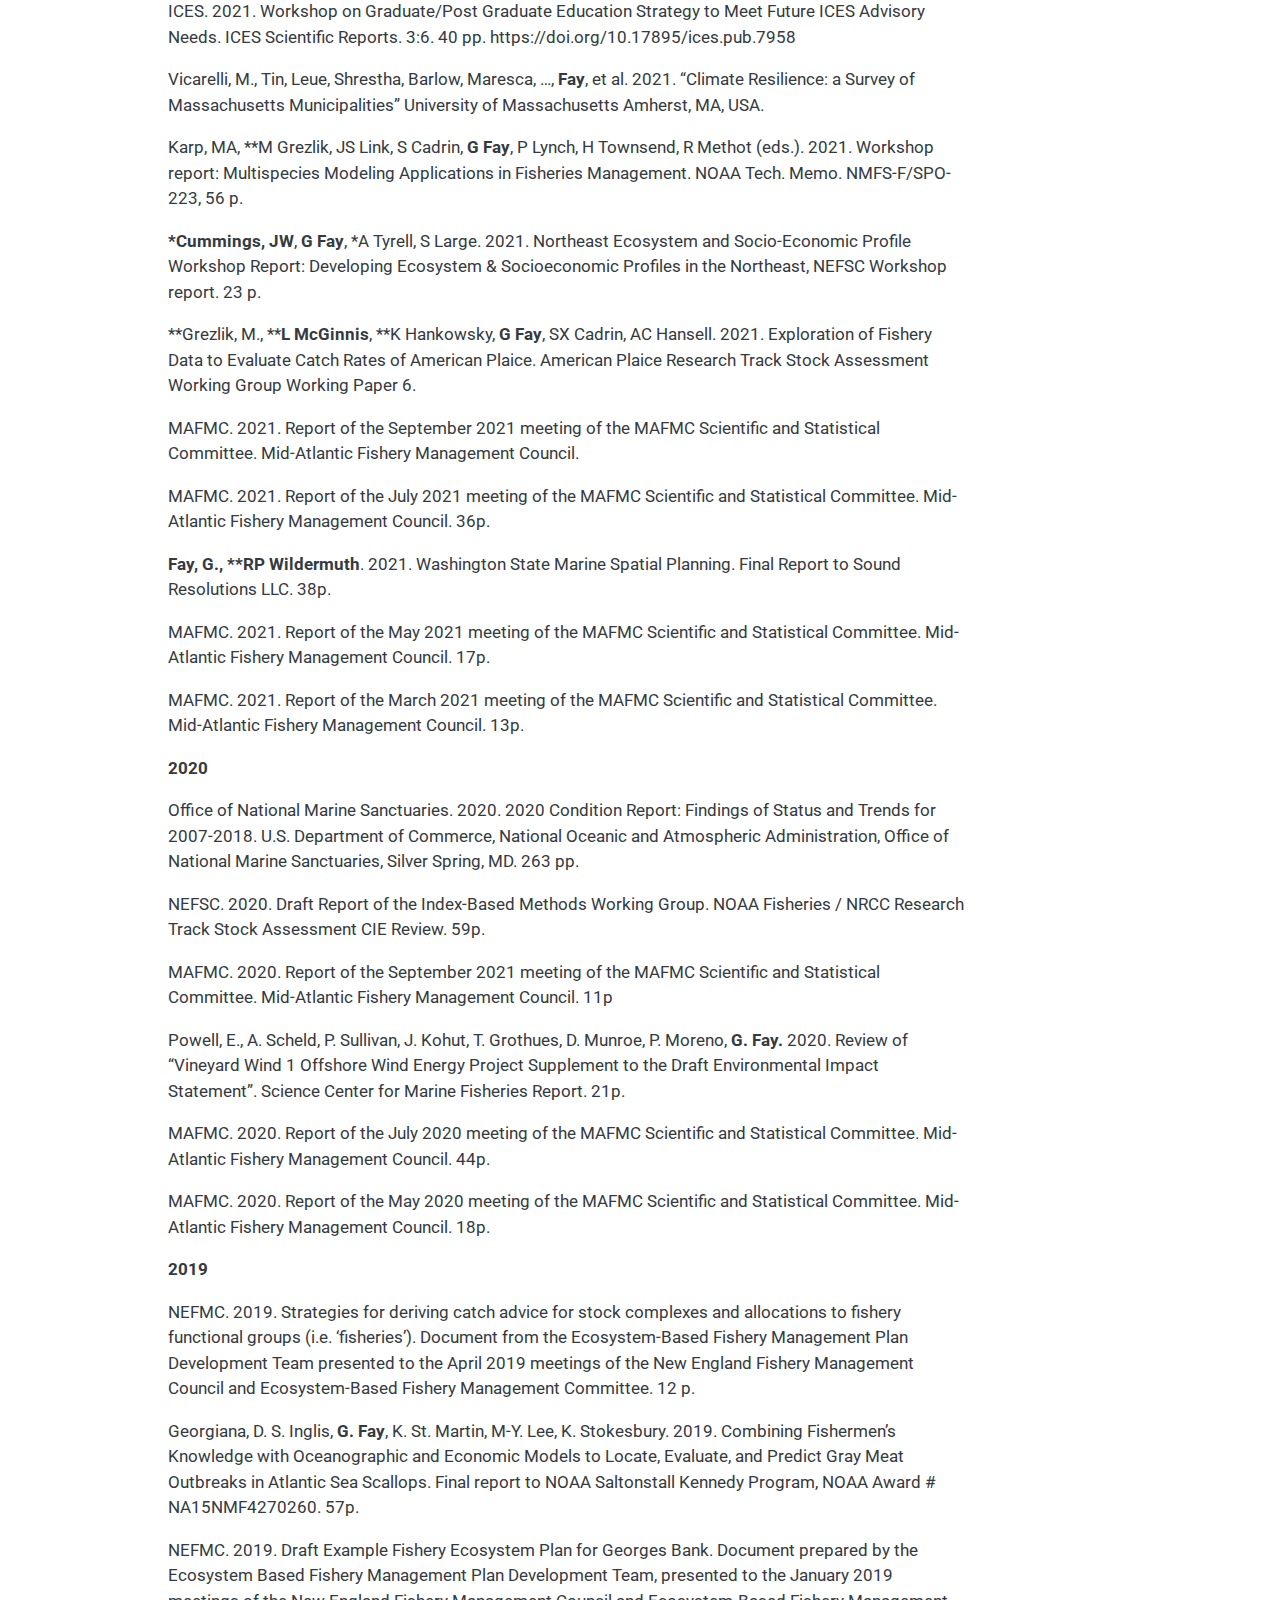
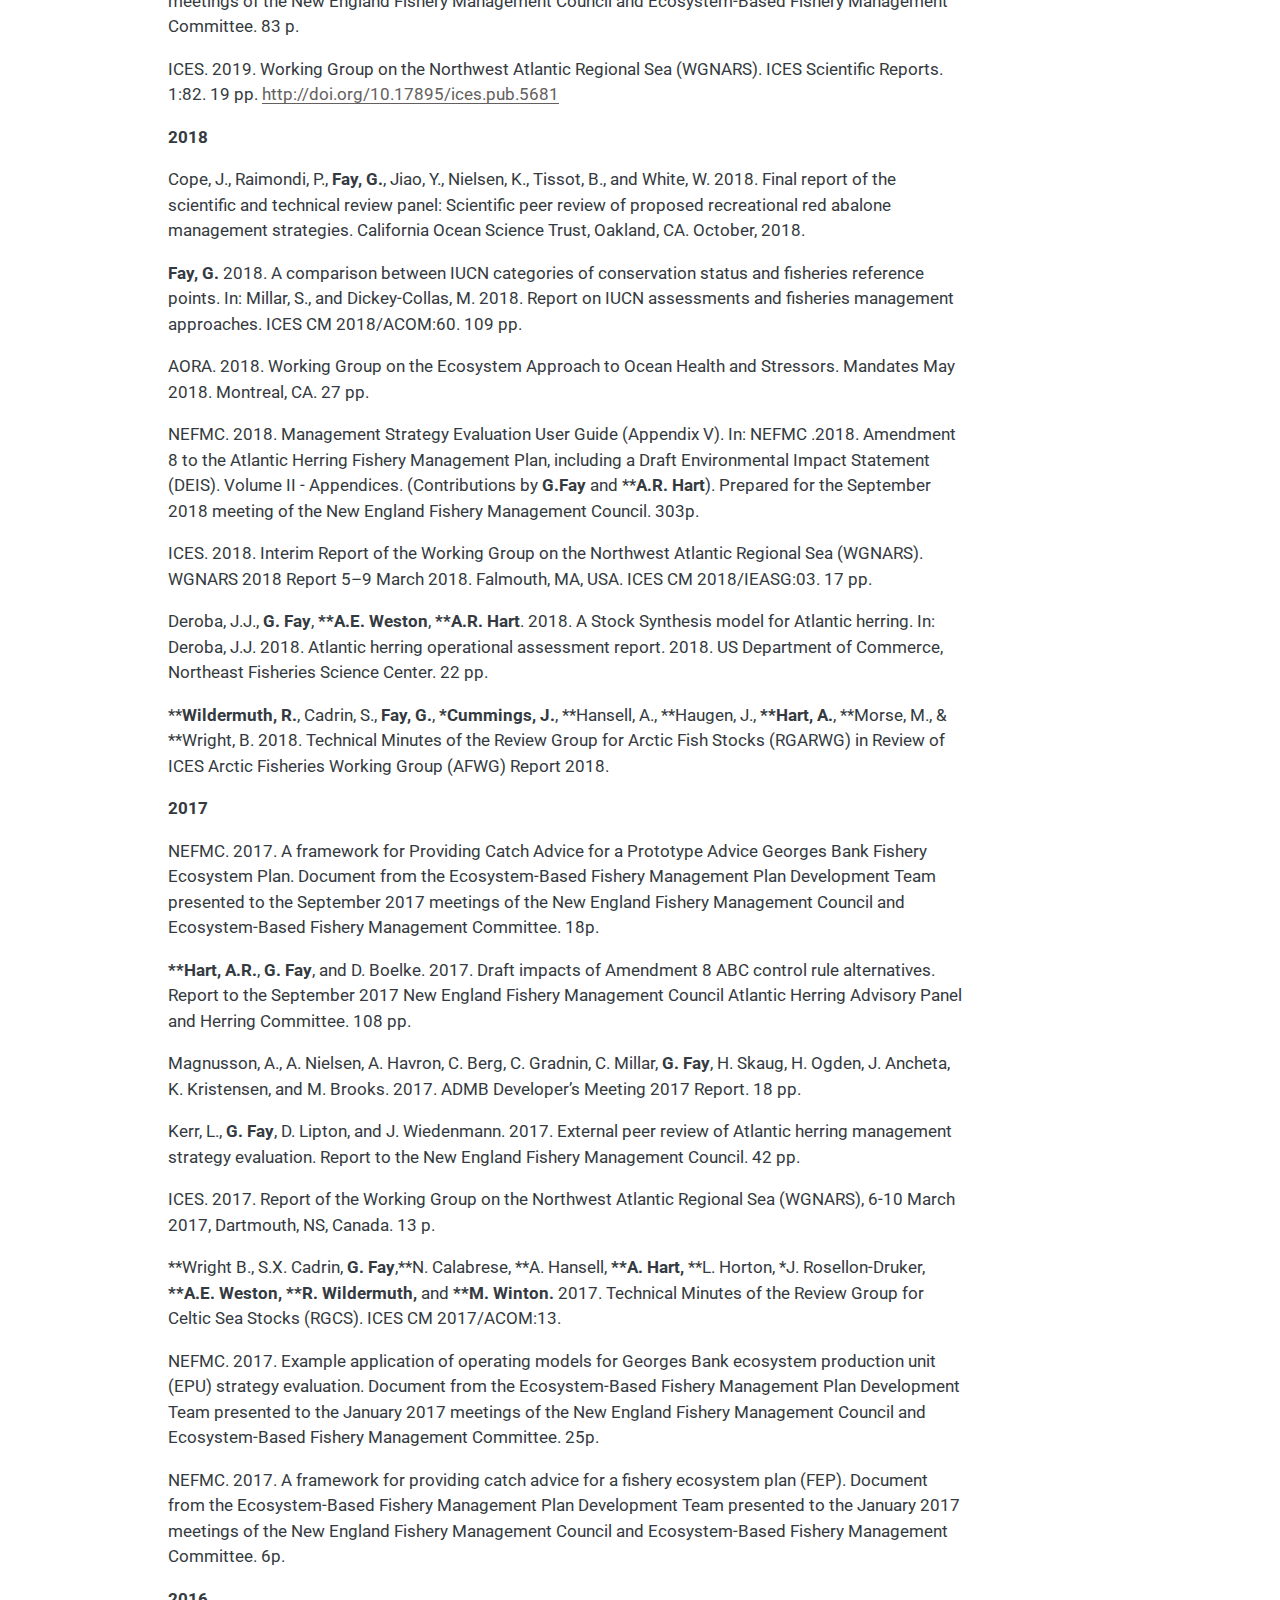
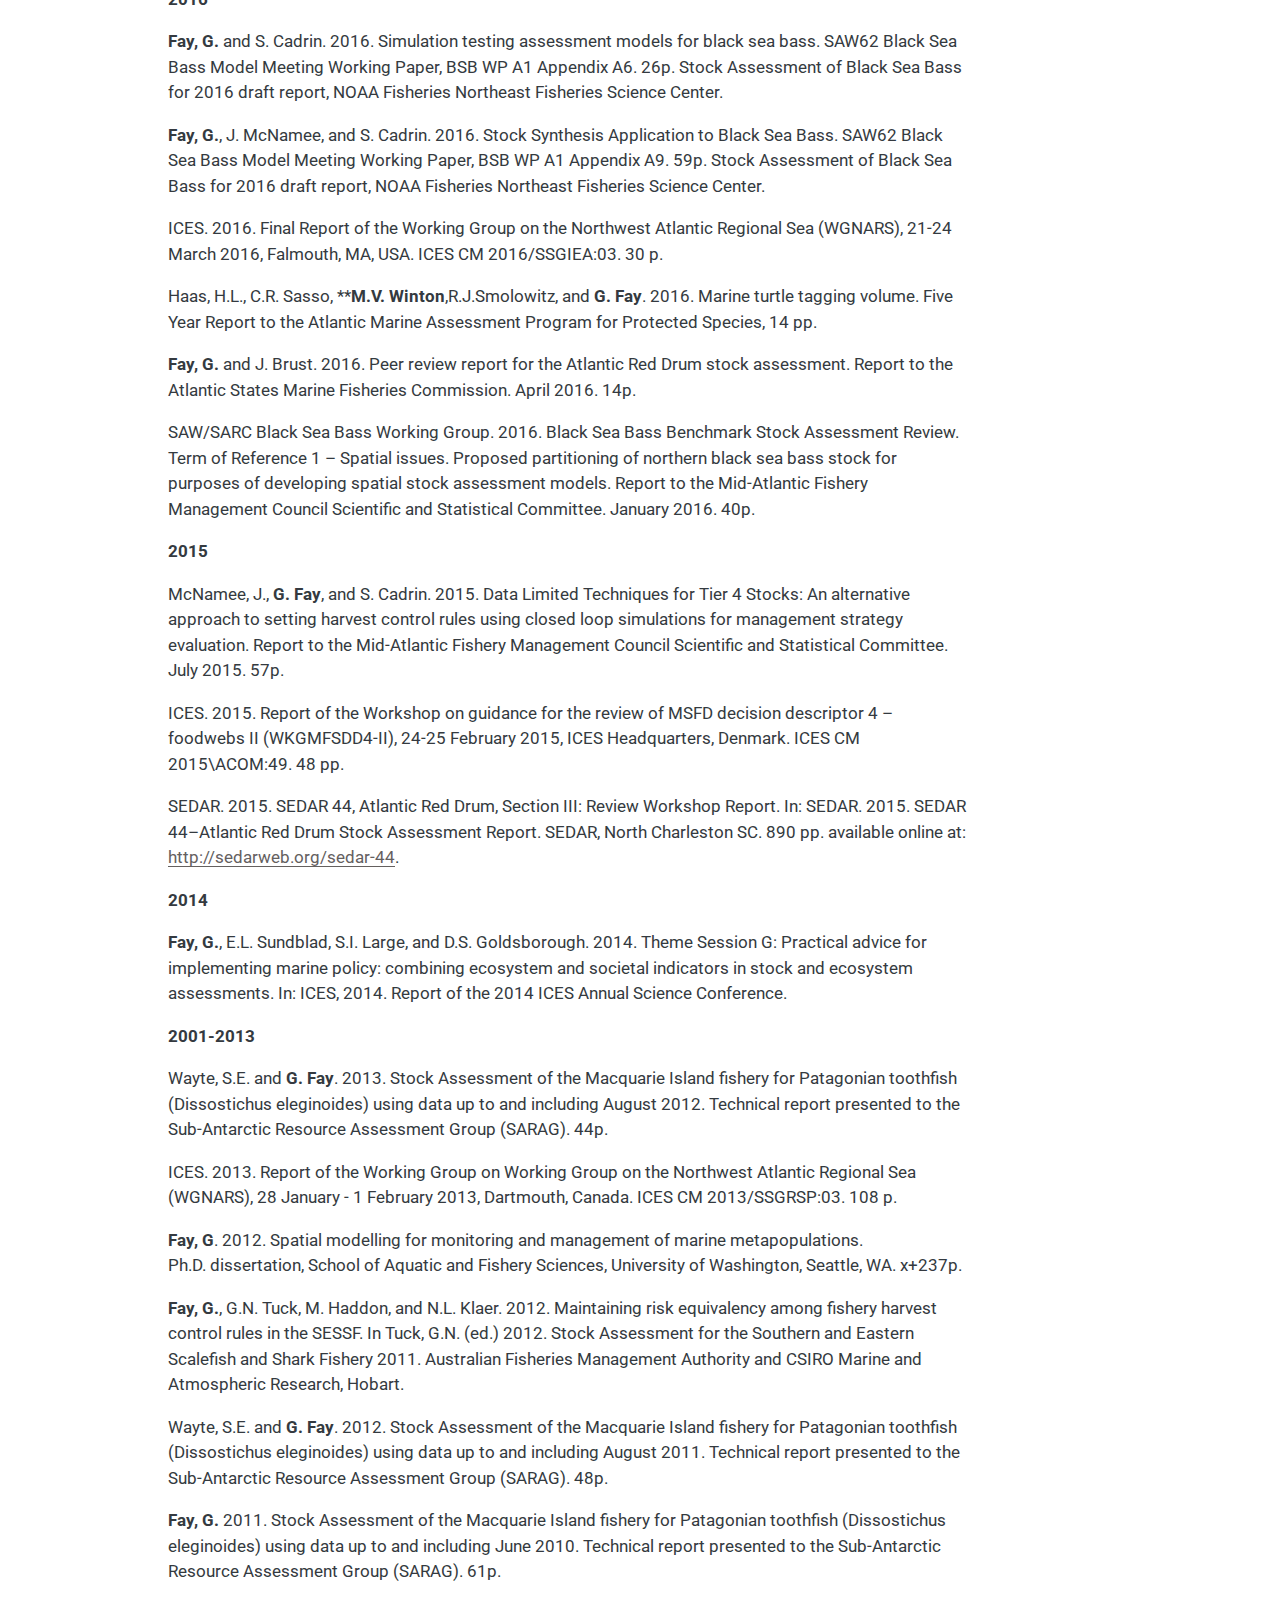
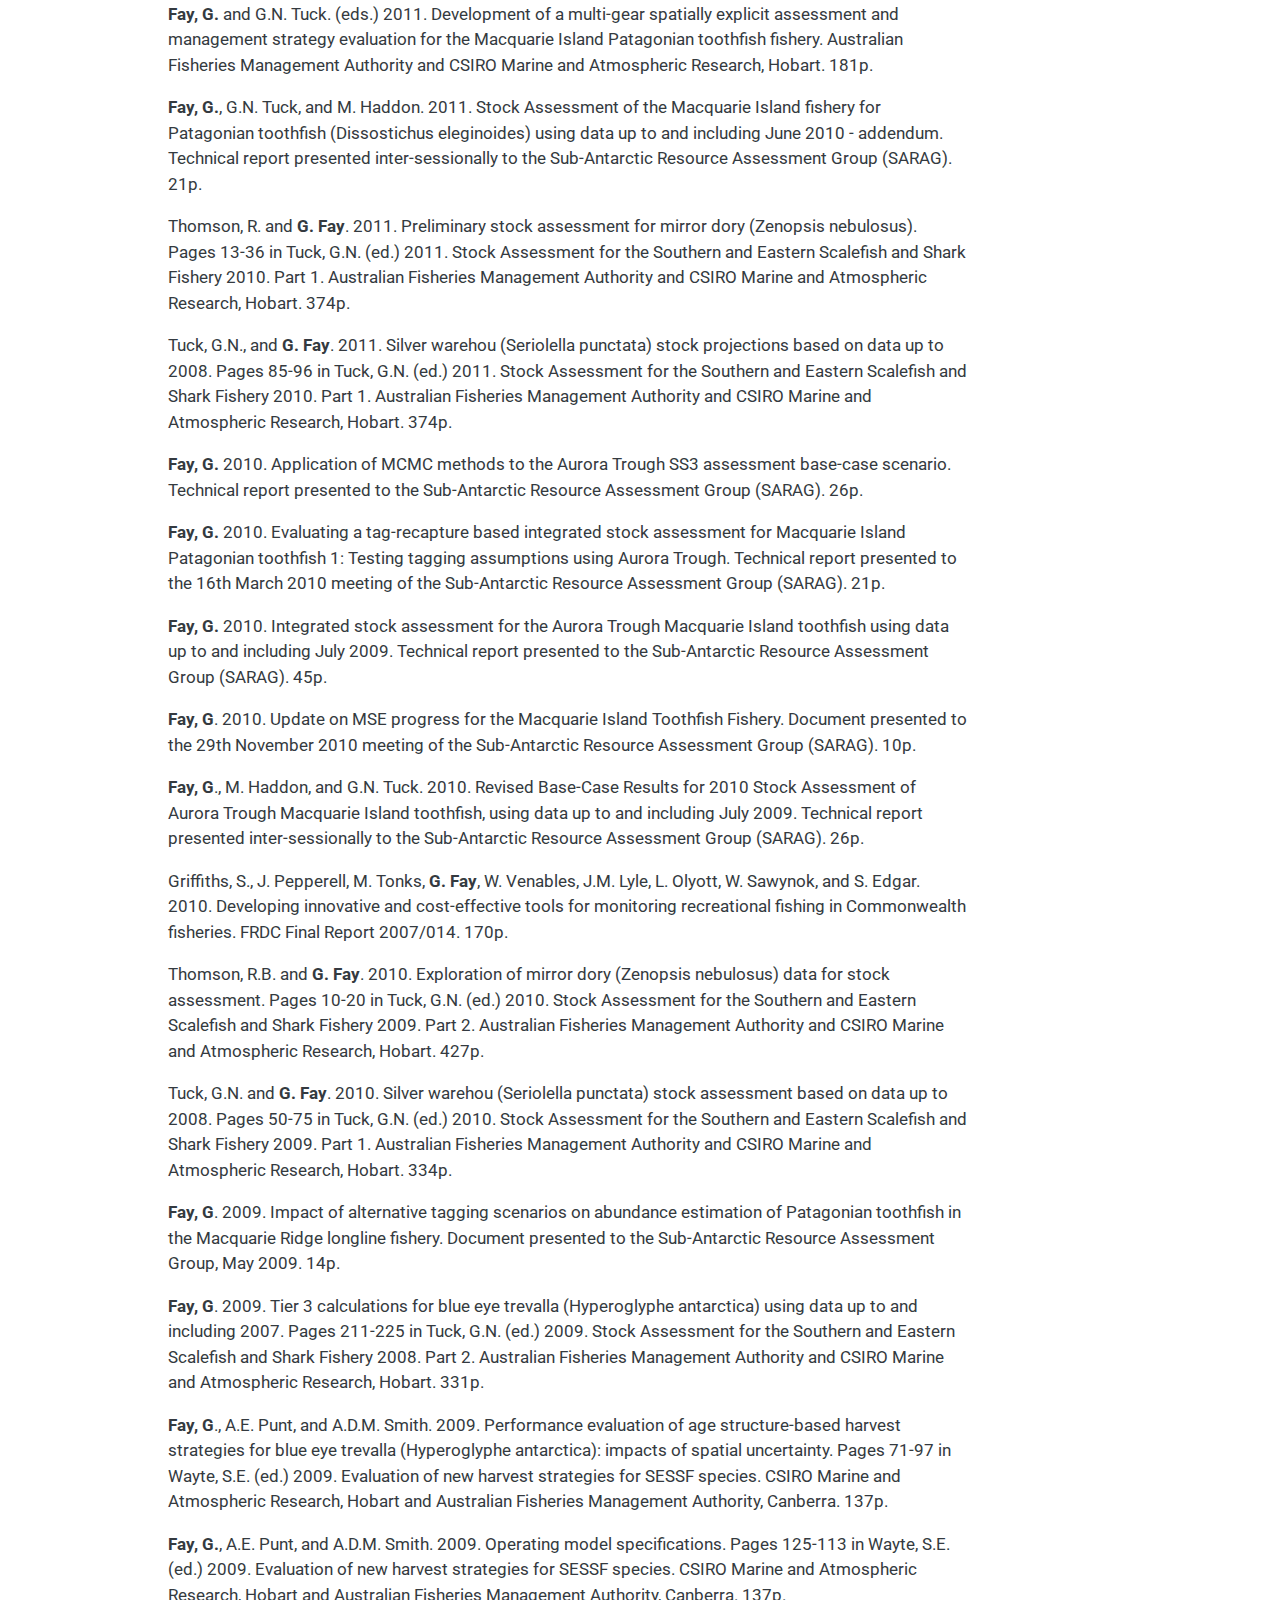
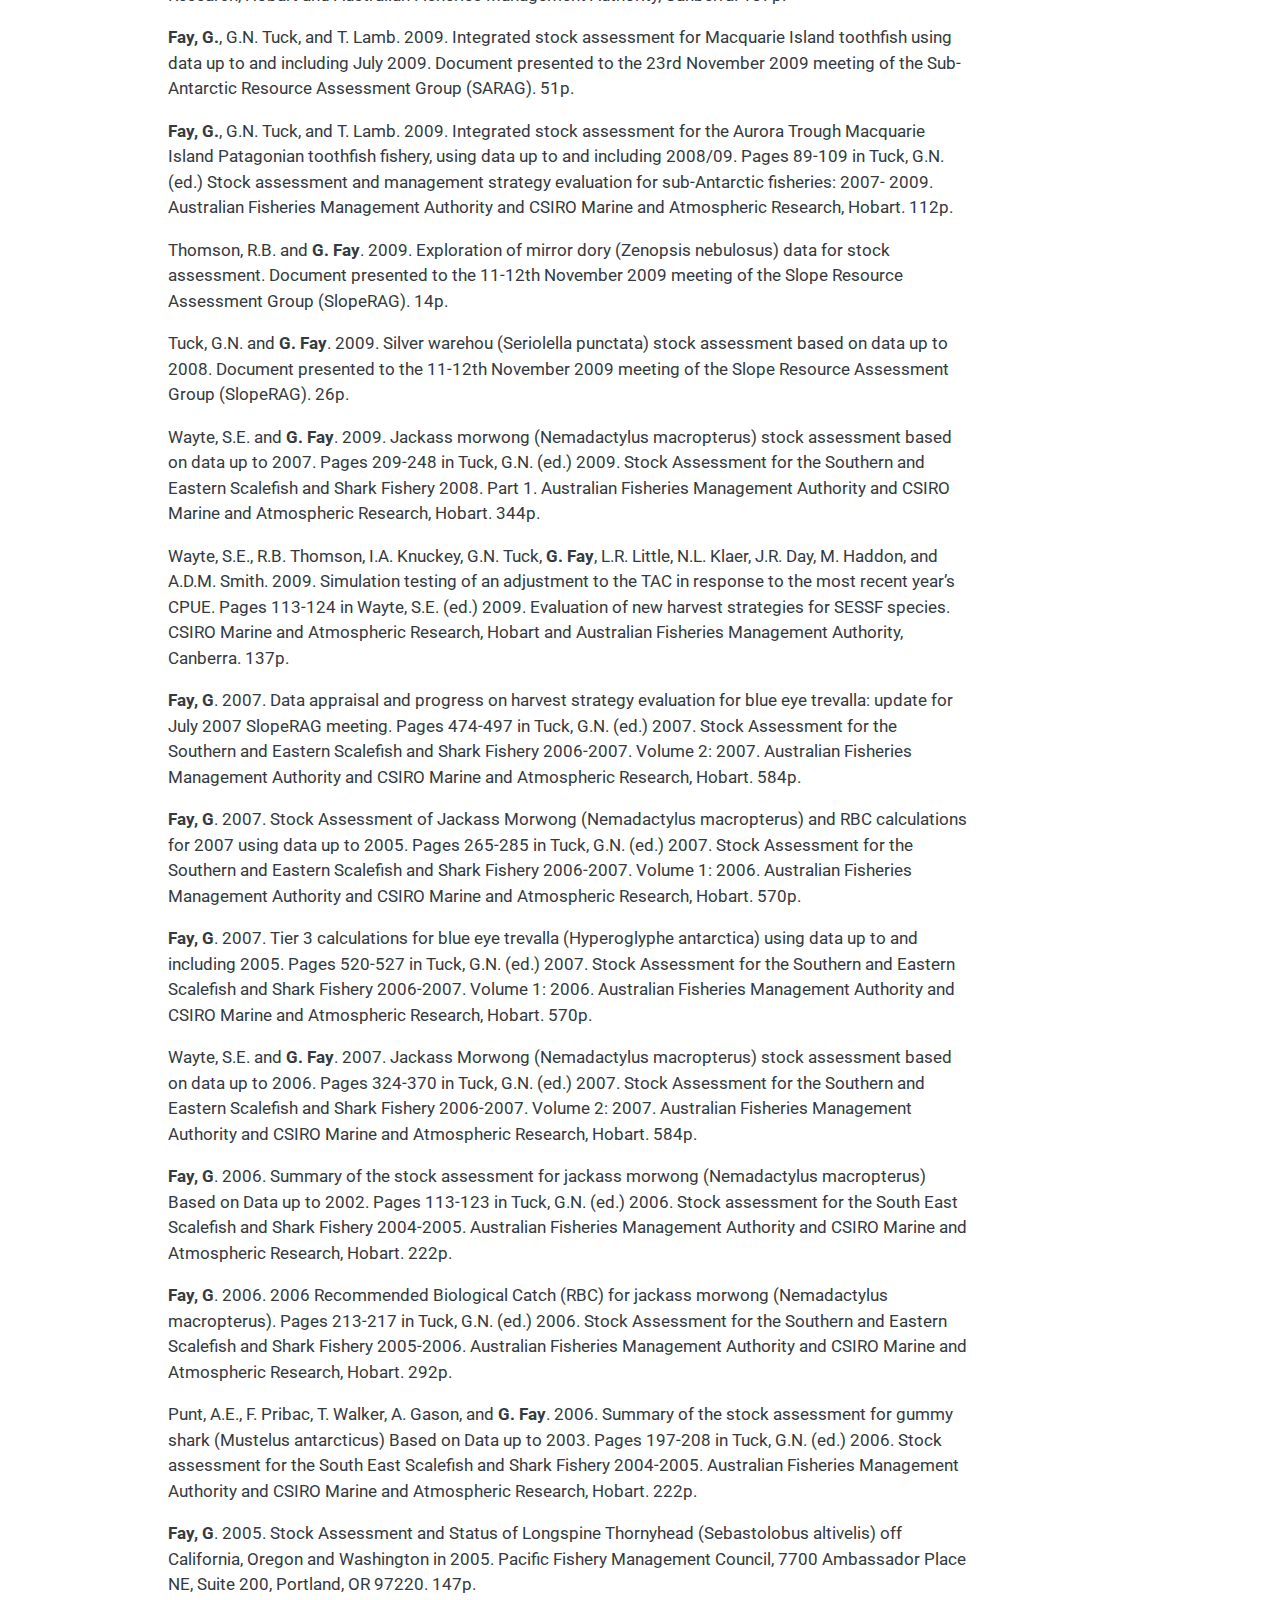
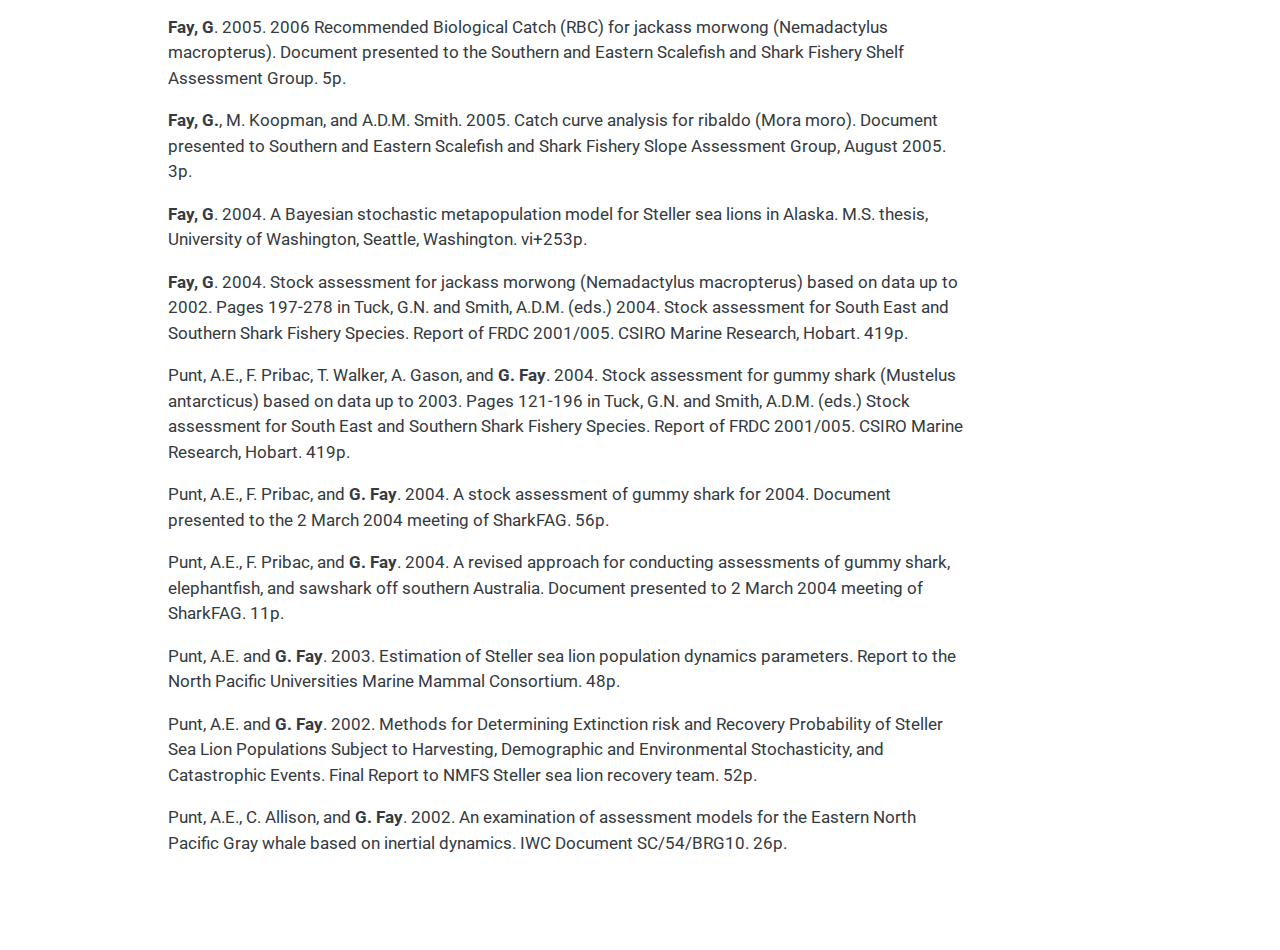
<file: docs/reports.html>
<!DOCTYPE html>
<html xmlns="http://www.w3.org/1999/xhtml" lang="en" xml:lang="en"><head>

<meta charset="utf-8">
<meta name="generator" content="quarto-1.4.555">

<meta name="viewport" content="width=device-width, initial-scale=1.0, user-scalable=yes">


<title>Gavin Fay - Full list of Technical Reports</title>
<style>
code{white-space: pre-wrap;}
span.smallcaps{font-variant: small-caps;}
div.columns{display: flex; gap: min(4vw, 1.5em);}
div.column{flex: auto; overflow-x: auto;}
div.hanging-indent{margin-left: 1.5em; text-indent: -1.5em;}
ul.task-list{list-style: none;}
ul.task-list li input[type="checkbox"] {
  width: 0.8em;
  margin: 0 0.8em 0.2em -1em; /* quarto-specific, see https://github.com/quarto-dev/quarto-cli/issues/4556 */ 
  vertical-align: middle;
}
</style>


<script src="site_libs/quarto-nav/quarto-nav.js"></script>
<script src="site_libs/quarto-nav/headroom.min.js"></script>
<script src="site_libs/clipboard/clipboard.min.js"></script>
<script src="site_libs/quarto-search/autocomplete.umd.js"></script>
<script src="site_libs/quarto-search/fuse.min.js"></script>
<script src="site_libs/quarto-search/quarto-search.js"></script>
<meta name="quarto:offset" content="./">
<script src="site_libs/quarto-html/quarto.js"></script>
<script src="site_libs/quarto-html/popper.min.js"></script>
<script src="site_libs/quarto-html/tippy.umd.min.js"></script>
<script src="site_libs/quarto-html/anchor.min.js"></script>
<link href="site_libs/quarto-html/tippy.css" rel="stylesheet">
<link href="site_libs/quarto-html/quarto-syntax-highlighting.css" rel="stylesheet" class="quarto-color-scheme" id="quarto-text-highlighting-styles">
<link href="site_libs/quarto-html/quarto-syntax-highlighting-dark.css" rel="prefetch" class="quarto-color-scheme quarto-color-alternate" id="quarto-text-highlighting-styles">
<script src="site_libs/bootstrap/bootstrap.min.js"></script>
<link href="site_libs/bootstrap/bootstrap-icons.css" rel="stylesheet">
<link href="site_libs/bootstrap/bootstrap.min.css" rel="stylesheet" class="quarto-color-scheme" id="quarto-bootstrap" data-mode="light">
<link href="site_libs/bootstrap/bootstrap-dark.min.css" rel="prefetch" class="quarto-color-scheme quarto-color-alternate" id="quarto-bootstrap" data-mode="dark">
<script id="quarto-search-options" type="application/json">{
  "location": "navbar",
  "copy-button": false,
  "collapse-after": 3,
  "panel-placement": "end",
  "type": "overlay",
  "limit": 50,
  "keyboard-shortcut": [
    "f",
    "/",
    "s"
  ],
  "show-item-context": false,
  "language": {
    "search-no-results-text": "No results",
    "search-matching-documents-text": "matching documents",
    "search-copy-link-title": "Copy link to search",
    "search-hide-matches-text": "Hide additional matches",
    "search-more-match-text": "more match in this document",
    "search-more-matches-text": "more matches in this document",
    "search-clear-button-title": "Clear",
    "search-text-placeholder": "",
    "search-detached-cancel-button-title": "Cancel",
    "search-submit-button-title": "Submit",
    "search-label": "Search"
  }
}</script>


<link rel="stylesheet" href="styles.css">
</head>

<body class="nav-fixed">

<div id="quarto-search-results"></div>
  <header id="quarto-header" class="headroom fixed-top">
    <nav class="navbar navbar-expand-lg " data-bs-theme="dark">
      <div class="navbar-container container-fluid">
      <div class="navbar-brand-container mx-auto">
    <a class="navbar-brand" href="./index.html">
    <span class="navbar-title">Gavin Fay</span>
    </a>
  </div>
            <div id="quarto-search" class="" title="Search"></div>
          <button class="navbar-toggler" type="button" data-bs-toggle="collapse" data-bs-target="#navbarCollapse" aria-controls="navbarCollapse" aria-expanded="false" aria-label="Toggle navigation" onclick="if (window.quartoToggleHeadroom) { window.quartoToggleHeadroom(); }">
  <span class="navbar-toggler-icon"></span>
</button>
          <div class="collapse navbar-collapse" id="navbarCollapse">
            <ul class="navbar-nav navbar-nav-scroll me-auto">
  <li class="nav-item">
    <a class="nav-link" href="./index.html"> 
<span class="menu-text">Home</span></a>
  </li>  
  <li class="nav-item">
    <a class="nav-link" href="./cv.html"> 
<span class="menu-text">CV</span></a>
  </li>  
</ul>
          </div> <!-- /navcollapse -->
          <div class="quarto-navbar-tools">
  <a href="" class="quarto-color-scheme-toggle quarto-navigation-tool  px-1" onclick="window.quartoToggleColorScheme(); return false;" title="Toggle dark mode"><i class="bi"></i></a>
</div>
      </div> <!-- /container-fluid -->
    </nav>
</header>
<!-- content -->
<div id="quarto-content" class="quarto-container page-columns page-rows-contents page-layout-article page-navbar">
<!-- sidebar -->
<!-- margin-sidebar -->
    <div id="quarto-margin-sidebar" class="sidebar margin-sidebar">
        
    </div>
<!-- main -->
<main class="content" id="quarto-document-content">

<header id="title-block-header" class="quarto-title-block default">
<div class="quarto-title">
<h1 class="title">Full list of Technical Reports</h1>
</div>



<div class="quarto-title-meta">

    
  
    
  </div>
  


</header>


<p><strong>Published Technical Reports</strong> {#reports}</p>
<p><strong>2024</strong></p>
<p>ICES. 2024. Report of the Science Committee (SCICOM), March 2024. ICES Business Reports, Vol. 4: Issue 3. 54 pp.&nbsp;<a href="https://doi.org/10.17895/ices.pub.25896847" class="uri">https://doi.org/10.17895/ices.pub.25896847</a></p>
<p>MAFMC. 2024. Report of the May 2024 meeting of the MAFMC Scientific and Statistical Committee. Mid-Atlantic Fishery Management Council. 15p.</p>
<p>Bauer, T., J. Beaty, A. Carr-Harris, G. DePiper, <strong>G. Fay</strong>, S. Gaichas, S. Steinback, C. Tuohy, <strong>**K. Walsh</strong>. 2024. Recreational Reform Initiative Management Strategy Evaluation Report: Report to Mid-Atlantic Fishery Management Council (MAFMC).</p>
<p>MAFMC. 2024. Report of the March 2024 meeting of the MAFMC Scientific and Statistical Committee. Mid-Atlantic Fishery Management Council. 11p.</p>
<p>NEFSC. 2024. Report of the State space models methods Research Track Stock Assessment Working Group. 86p.</p>
<p><strong>2023</strong></p>
<p><strong>Fay, G.</strong>, **L. Chong, J. McNamee, E. Camp, S. Truesdell, K. Curti. 2023. Stock synthesis application to black sea bass. Black Sea Bass Research Track Stock Assessment Working Group Working Paper 18. 43p.</p>
<p>NEFSC. 2023. Report of the Black Sea Bass (Centropristis striata) Research Track Stock Assessment Working Group. 140p.</p>
<p>MAFMC. 2023. Report of the October 2023 meeting of the MAFMC Scientific and Statistical Committee. Mid-Atlantic Fishery Management Council. 22p.</p>
<p>ICES. 2023. SCICOM PROGRESS REPORT 2023. ICES Business Reports, 3:16. 82 pp.&nbsp;https://doi.org/10.17895/ices.pub.24865653.</p>
<p>MAFMC. 2023. Report of the September 2023 meeting of the MAFMC Scientific and Statistical Committee. Mid-Atlantic Fishery Management Council. 22p.</p>
<p><strong>Fay, G.</strong>, L. Kerr, <strong>M. Guyant</strong>, **J. Jesse, <strong>*E. Liljestrand</strong>. 2023. Prototype Management Strategy Evaluation for Georges&nbsp; Bank Ecosystem-Based Fisheries Management: Final Report. Report to the New England Fishery Management Council. 143p.</p>
<p>MAFMC. 2023. Report of the July 2023 meeting of the MAFMC Scientific and Statistical Committee. Mid-Atlantic Fishery Management Council. 44p.</p>
<p>MAFMC. 2023. Report of the May 2023 meeting of the MAFMC Scientific and Statistical Committee. Mid-Atlantic Fishery Management Council. 19p.</p>
<p>MAFMC. 2023. Report of the March 2023 meeting of the MAFMC Scientific and Statistical Committee. Mid-Atlantic Fishery Management Council. 21p.</p>
<p>ICES. 2023. Working Group on Multispecies Assessment Methods (WGSAM; outputs from 2022 meeting). ICES Scientific Reports. 5:12. 233 pp.&nbsp;<a href="https://doi.org/10.17895/ices.pub.22087292" class="uri">https://doi.org/10.17895/ices.pub.22087292</a></p>
<p>MAFMC. 2023. Report of the May 2023 meeting of the MAFMC Scientific and Statistical Committee. Mid-Atlantic Fishery Management Council.</p>
<p><strong>Guyant M,&nbsp; **Miller A, **Roman C</strong>, O´Keefe C, Foley C, Ford K, Lipsky A, Politis P, <strong>Fay G</strong>. 2023. Survey Simulation Experimentation and Evaluation Project Participatory design workshops to develop a spatial observation simulator to evaluate changes to marine fishery ecosystem monitoring surveys: Final Report to the BOEM/NOAA Steering Committee. 66p.</p>
<p><strong>**McGinnis L, G Fay</strong>, A Hansell, S Cadrin. 2023. Standardizing landings per unit effort from Atlantic Cod fishery data. Working paper for the Northeast US Atlantic Cod Research Track Stock Assessment. 101p.</p>
<p><strong>**McGinnis, L.</strong>, **Hankowsky, K., **Grezlik, M., <strong>Fay, G</strong>., Cadrin, S.X., Hansell, A. 2023. Atlantic cod catch rate data exploration.Working paper for the Northeast US Atlantic Cod Research Track Stock Assessment.</p>
<p>MAFMC. 2023. Report of the March 2023 meeting of the MAFMC Scientific and Statistical Committee. Mid-Atlantic Fishery Management Council.</p>
<p>ICES. 2023. Working Group on Multispecies Assessment Methods (WGSAM; outputs from 2022 meeting). ICES Scientific Reports. 5:12. 233 pp.&nbsp;<a href="https://doi.org/10.17895/ices.pub.22087292" class="uri">https://doi.org/10.17895/ices.pub.22087292</a></p>
<p><strong>Guyant M, G Fay</strong>, L Kerr, J Jesse, **M Grezlik. 2023. pMSE for Georges Bank EBFM Workshop #4 Summary.</p>
<p><strong>Guyant M, G Fay</strong>, L Kerr, J Jesse, **M Grezlik. 2023. pMSE for Georges Bank EBFM Workshop #5 Summary.</p>
<p><strong>2022</strong></p>
<p>**Hankowsky, K., **M Grezlik, <strong>**L McGinnis</strong>, <strong>G Fay</strong>, SX Cadrin, AC Hansell. 2022. Catch Rate Standardization of American Plaice Trawl Fishery. American Plaice Research Track Stock Assessment Working Group Working Paper 7.</p>
<p>**Grezlik M, <strong>**McGinnis L</strong>, Hankowsky K, <strong>Fay G</strong>, Cadrin S, Hansell A. 2022. Exploration of Fishery Data to Evaluate Catch Rates of American Plaice. American Plaice Research Track Stock Assessment Working Group, Working Paper 6.</p>
<p><strong>Guyant M, G. Fay</strong>, M. Bachman, J. Coakley, M. Johnson, T. Rankin, W. Morrison, T. Kentner. 2022. Northeast Regional Habitat Assessment-Habitat Climate Vulnerability Assessment Matrix and Species Narratives Development Final Report. New England Fishery Management Council.</p>
<p><strong>Guyant M, G Fay</strong>, L Kerr, J Jesse, **M Grezlik. 2022. pMSE for Georges Bank EBFM Workshop #1 Summary.&nbsp;</p>
<p><strong>Guyant M, G Fay</strong>, L Kerr, J Jesse, **M Grezlik. 2022. pMSE for Georges Bank EBFM Workshop #2 Summary.</p>
<p>MAFMC. 2022. EAFM Recreational Summer Flounder Management Strategy Evaluation. Summary of MSE Results and Findings. Report presented to the August 2022 meeting of the Mid-Atlantic Fishery Management Council. 16 p.</p>
<p>MAFMC. 2022. Report of the September 2022 meeting of the MAFMC Scientific and Statistical Committee. Mid-Atlantic Fishery Management Council. 15p.</p>
<p>MAFMC. 2022. Report of the July 2022 meeting of the MAFMC Scientific and Statistical Committee. Mid-Atlantic Fishery Management Council. 31p.</p>
<p>ICES. 2022. Working Group on the Northwest Atlantic Regional Sea (WGNARS). ICES Scientific Reports. 4:56. 21 pp.&nbsp;<a href="http://doi.org/10.17895/ices.pub.20254302" class="uri">http://doi.org/10.17895/ices.pub.20254302</a></p>
<p><strong>Fay, G</strong>. 2022. EAFM summer flounder recreational discards Management Strategy Evaluation: Simulation modeling specifications. Report presented to the June 2022 meeting of the Mid-Atlantic Fishery Management Council. 13p.</p>
<p>MAFMC. 2022. Report of the May 2022 meeting of the MAFMC Scientific and Statistical Committee. Mid-Atlantic Fishery Management Council.</p>
<p>MAFMC. 2022. Report of the March 2022 meeting of the MAFMC Scientific and Statistical Committee. Mid-Atlantic Fishery Management Council.</p>
<p><strong>Guyant, M.</strong>, <strong>**A. Miller</strong>, <strong>**C. Roman</strong>, C O´Keefe, A Lipsky, P Politis, K Ford, <strong>G Fay</strong>. 2022. Survey Simulation Experimentation and Evaluation Project Stakeholder Workshop #2 April 2022. 34p.</p>
<p><strong>Guyant, M.</strong>, <strong>**A. Miller</strong>, <strong>**C. Roman</strong>, C O´Keefe, A Lipsky, P Politis, K Ford, <strong>G Fay</strong>. 2022. Survey Simulation Experimentation and Evaluation Project Stakeholder Workshop #1 March 2022. 35p.</p>
<p>**Hankowsky, K., **M Grezlik, **<strong>L McGinnis</strong>, <strong>G Fay</strong>, SX Cadrin, AC Hansell. 2022. Catch Rate Standardization of American Plaice Trawl Fishery. American Plaice Research Track Stock Assessment Working Group Working Paper 7.</p>
<p><strong>2021</strong></p>
<p>ICES. 2021. Workshop on Graduate/Post Graduate Education Strategy to Meet Future ICES Advisory Needs. ICES Scientific Reports. 3:6. 40 pp.&nbsp;https://doi.org/10.17895/ices.pub.7958</p>
<p>Vicarelli, M., Tin, Leue, Shrestha, Barlow, Maresca, …, <strong>Fay</strong>, et al.&nbsp;2021. “Climate Resilience: a Survey of Massachusetts Municipalities” University of Massachusetts Amherst, MA, USA.</p>
<p>Karp, MA, **M Grezlik, JS Link, S Cadrin, <strong>G Fay</strong>, P Lynch, H Townsend, R Methot (eds.). 2021. Workshop report: Multispecies Modeling Applications in Fisheries Management. NOAA Tech. Memo. NMFS-F/SPO-223, 56 p.</p>
<p><strong>*Cummings, JW</strong>, <strong>G Fay</strong>, *A Tyrell, S Large. 2021. Northeast Ecosystem and Socio-Economic Profile Workshop Report: Developing Ecosystem &amp; Socioeconomic Profiles in the Northeast, NEFSC Workshop report. 23 p.</p>
<p>**Grezlik, M., **<strong>L McGinnis</strong>, **K Hankowsky, <strong>G Fay</strong>, SX Cadrin, AC Hansell. 2021. Exploration of Fishery Data to Evaluate Catch Rates of American Plaice. American Plaice Research Track Stock Assessment Working Group Working Paper 6.</p>
<p>MAFMC. 2021. Report of the September 2021 meeting of the MAFMC Scientific and Statistical Committee. Mid-Atlantic Fishery Management Council.&nbsp;</p>
<p>MAFMC. 2021. Report of the July 2021 meeting of the MAFMC Scientific and Statistical Committee. Mid-Atlantic Fishery Management Council. 36p.</p>
<p><strong>Fay, G., **RP Wildermuth</strong>. 2021. Washington State Marine Spatial Planning. Final Report to Sound Resolutions LLC. 38p.</p>
<p>MAFMC. 2021. Report of the May 2021 meeting of the MAFMC Scientific and Statistical Committee. Mid-Atlantic Fishery Management Council. 17p.</p>
<p>MAFMC. 2021. Report of the March 2021 meeting of the MAFMC Scientific and Statistical Committee. Mid-Atlantic Fishery Management Council. 13p.</p>
<p><strong>2020</strong></p>
<p>Office of National Marine Sanctuaries. 2020. 2020 Condition Report: Findings of Status and Trends for 2007-2018. U.S. Department of Commerce, National Oceanic and Atmospheric Administration, Office of National Marine Sanctuaries, Silver Spring, MD. 263 pp.</p>
<p>NEFSC. 2020. Draft Report of the Index-Based Methods Working Group. NOAA Fisheries / NRCC Research Track Stock Assessment CIE Review. 59p.&nbsp;</p>
<p>MAFMC. 2020. Report of the September 2021 meeting of the MAFMC Scientific and Statistical Committee. Mid-Atlantic Fishery Management Council. 11p</p>
<p>Powell, E., A. Scheld, P. Sullivan, J. Kohut, T. Grothues, D. Munroe, P. Moreno, <strong>G. Fay.</strong> 2020. Review of “Vineyard Wind 1 Offshore Wind Energy Project Supplement to the Draft Environmental Impact Statement”. Science Center for Marine Fisheries Report. 21p.</p>
<p>MAFMC. 2020. Report of the July 2020 meeting of the MAFMC Scientific and Statistical Committee. Mid-Atlantic Fishery Management Council. 44p.</p>
<p>MAFMC. 2020. Report of the May 2020 meeting of the MAFMC Scientific and Statistical Committee. Mid-Atlantic Fishery Management Council. 18p.</p>
<p><strong>2019</strong></p>
<p>NEFMC. 2019. Strategies for deriving catch advice for stock complexes and allocations to fishery functional groups (i.e.&nbsp;‘fisheries’). Document from the Ecosystem-Based Fishery Management Plan Development Team presented to the April 2019 meetings of the New England Fishery Management Council and Ecosystem-Based Fishery Management Committee. 12 p.</p>
<p>Georgiana, D. S. Inglis, <strong>G. Fay</strong>, K. St.&nbsp;Martin, M-Y. Lee, K. Stokesbury. 2019. Combining Fishermen’s Knowledge with Oceanographic and Economic Models to Locate, Evaluate, and Predict Gray Meat Outbreaks in Atlantic Sea Scallops. Final report to NOAA Saltonstall Kennedy Program, NOAA Award # NA15NMF4270260. 57p.</p>
<p>NEFMC. 2019. Draft Example Fishery Ecosystem Plan for Georges Bank. Document prepared by the Ecosystem Based Fishery Management Plan Development Team, presented to the January 2019 meetings of the New England Fishery Management Council and Ecosystem-Based Fishery Management Committee. 83 p.</p>
<p>ICES. 2019. Working Group on the Northwest Atlantic Regional Sea (WGNARS). ICES Scientific Reports. 1:82. 19 pp.&nbsp;<a href="http://doi.org/10.17895/ices.pub.5681" class="uri">http://doi.org/10.17895/ices.pub.5681</a></p>
<p><strong>2018</strong></p>
<p>Cope, J., Raimondi, P., <strong>Fay, G.</strong>, Jiao, Y., Nielsen, K., Tissot, B., and White, W. 2018. Final report of the scientific and technical review panel: Scientific peer review of proposed recreational red abalone management strategies. California Ocean Science Trust, Oakland, CA. October, 2018.</p>
<p><strong>Fay, G.</strong> 2018. A comparison between IUCN categories of conservation status and fisheries reference points. In: Millar, S., and Dickey-Collas, M. 2018. Report on IUCN assessments and fisheries management approaches. ICES CM 2018/ACOM:60. 109 pp.</p>
<p>AORA. 2018. Working Group on the Ecosystem Approach to Ocean Health and Stressors. Mandates May 2018. Montreal, CA. 27 pp.</p>
<p>NEFMC. 2018. Management Strategy Evaluation User Guide (Appendix V). In: NEFMC .2018. Amendment 8 to the Atlantic Herring Fishery Management Plan, including a Draft Environmental Impact Statement (DEIS). Volume II - Appendices. (Contributions by <strong>G.Fay</strong> and **<strong>A.R. Hart</strong>). Prepared for the September 2018 meeting of the New England Fishery Management Council. 303p.</p>
<p>ICES. 2018. Interim Report of the Working Group on the Northwest Atlantic Regional Sea (WGNARS). WGNARS 2018 Report 5–9 March 2018. Falmouth, MA, USA. ICES CM 2018/IEASG:03. 17 pp.</p>
<p>Deroba, J.J., <strong>G. Fay</strong>, <strong>**A.E. Weston</strong>, <strong>**A.R. Hart</strong>. 2018. A Stock Synthesis model for Atlantic herring. In: Deroba, J.J. 2018. Atlantic herring operational assessment report. 2018. US Department of Commerce, Northeast Fisheries Science Center. 22 pp.</p>
<p>**<strong>Wildermuth, R.</strong>, Cadrin, S., <strong>Fay, G.</strong>, <strong>*Cummings, J.</strong>, **Hansell, A., **Haugen, J., <strong>**Hart, A.</strong>, **Morse, M., &amp; **Wright, B. 2018. Technical Minutes of the Review Group for Arctic Fish Stocks (RGARWG) in Review of ICES Arctic Fisheries Working Group (AFWG) Report 2018.</p>
<p><strong>2017</strong></p>
<p>NEFMC. 2017. A framework for Providing Catch Advice for a Prototype Advice Georges Bank Fishery Ecosystem Plan. Document from the Ecosystem-Based Fishery Management Plan Development Team presented to the September 2017 meetings of the New England Fishery Management Council and Ecosystem-Based Fishery Management Committee. 18p.</p>
<p><strong>**Hart, A.R.</strong>, <strong>G. Fay</strong>, and D. Boelke. 2017. Draft impacts of Amendment 8 ABC control rule alternatives. Report to the September 2017 New England Fishery Management Council Atlantic Herring Advisory Panel and Herring Committee. 108 pp.</p>
<p>Magnusson, A., A. Nielsen, A. Havron, C. Berg, C. Gradnin, C. Millar, <strong>G. Fay</strong>, H. Skaug, H. Ogden, J. Ancheta, K. Kristensen, and M. Brooks. 2017. ADMB Developer’s Meeting 2017 Report. 18 pp.</p>
<p>Kerr, L., <strong>G. Fay</strong>, D. Lipton, and J. Wiedenmann. 2017. External peer review of Atlantic herring management strategy evaluation. Report to the New England Fishery Management Council. 42 pp.</p>
<p>ICES. 2017. Report of the Working Group on the Northwest Atlantic Regional Sea (WGNARS), 6-10 March 2017, Dartmouth, NS, Canada. 13 p.</p>
<p>**Wright B., S.X. Cadrin, <strong>G. Fay</strong>,**N. Calabrese, **A. Hansell, <strong>**A. Hart,</strong> **L. Horton, *J. Rosellon-Druker, <strong>**A.E. Weston, **R. Wildermuth,</strong> and <strong>**M. Winton.</strong> 2017. Technical Minutes of the Review Group for Celtic Sea Stocks (RGCS). ICES CM 2017/ACOM:13.</p>
<p>NEFMC. 2017. Example application of operating models for Georges Bank ecosystem production unit (EPU) strategy evaluation. Document from the Ecosystem-Based Fishery Management Plan Development Team presented to the January 2017 meetings of the New England Fishery Management Council and Ecosystem-Based Fishery Management Committee. 25p.</p>
<p>NEFMC. 2017. A framework for providing catch advice for a fishery ecosystem plan (FEP). Document from the Ecosystem-Based Fishery Management Plan Development Team presented to the January 2017 meetings of the New England Fishery Management Council and Ecosystem-Based Fishery Management Committee. 6p.</p>
<p><strong>2016</strong></p>
<p><strong>Fay, G.</strong> and S. Cadrin. 2016. Simulation testing assessment models for black sea bass. SAW62 Black Sea Bass Model Meeting Working Paper, BSB WP A1 Appendix A6. 26p. Stock Assessment of Black Sea Bass for 2016 draft report, NOAA Fisheries Northeast Fisheries Science Center.</p>
<p><strong>Fay, G.</strong>, J. McNamee, and S. Cadrin. 2016. Stock Synthesis Application to Black Sea Bass. SAW62 Black Sea Bass Model Meeting Working Paper, BSB WP A1 Appendix A9. 59p. Stock Assessment of Black Sea Bass for 2016 draft report, NOAA Fisheries Northeast Fisheries Science Center.</p>
<p>ICES. 2016. Final Report of the Working Group on the Northwest Atlantic Regional Sea (WGNARS), 21-24 March 2016, Falmouth, MA, USA. ICES CM 2016/SSGIEA:03. 30 p.</p>
<p>Haas, H.L., C.R. Sasso, **<strong>M.V. Winton</strong>,R.J.Smolowitz, and <strong>G. Fay</strong>. 2016. Marine turtle tagging volume. Five Year Report to the Atlantic Marine Assessment Program for Protected Species, 14 pp.</p>
<p><strong>Fay, G.</strong> and J. Brust. 2016. Peer review report for the Atlantic Red Drum stock assessment. Report to the Atlantic States Marine Fisheries Commission. April 2016. 14p.</p>
<p>SAW/SARC Black Sea Bass Working Group. 2016. Black Sea Bass Benchmark Stock Assessment Review. Term of Reference 1 – Spatial issues. Proposed partitioning of northern black sea bass stock for purposes of developing spatial stock assessment models. Report to the Mid-Atlantic Fishery Management Council Scientific and Statistical Committee. January 2016. 40p.</p>
<p><strong>2015</strong></p>
<p>McNamee, J., <strong>G. Fay</strong>, and S. Cadrin. 2015. Data Limited Techniques for Tier 4 Stocks: An alternative approach to setting harvest control rules using closed loop simulations for management strategy evaluation. Report to the Mid-Atlantic Fishery Management Council Scientific and Statistical Committee. July 2015. 57p.</p>
<p>ICES. 2015. Report of the Workshop on guidance for the review of MSFD decision descriptor 4 – foodwebs II (WKGMFSDD4-II), 24-25 February 2015, ICES Headquarters, Denmark. ICES CM 2015\ACOM:49. 48 pp.</p>
<p>SEDAR. 2015. SEDAR 44, Atlantic Red Drum, Section III: Review Workshop Report. In: SEDAR. 2015. SEDAR 44–Atlantic Red Drum Stock Assessment Report. SEDAR, North Charleston SC. 890 pp.&nbsp;available online at: <a href="http://sedarweb.org/sedar-44" class="uri">http://sedarweb.org/sedar-44</a>.</p>
<p><strong>2014</strong></p>
<p><strong>Fay, G.</strong>, E.L. Sundblad, S.I. Large, and D.S. Goldsborough. 2014. Theme Session G: Practical advice for implementing marine policy: combining ecosystem and societal indicators in stock and ecosystem assessments. In: ICES, 2014. Report of the 2014 ICES Annual Science Conference.</p>
<p><strong>2001-2013</strong></p>
<p>Wayte, S.E. and <strong>G. Fay</strong>. 2013. Stock Assessment of the Macquarie Island fishery for Patagonian toothfish (Dissostichus eleginoides) using data up to and including August 2012. Technical report presented to the Sub-Antarctic Resource Assessment Group (SARAG). 44p.</p>
<p>ICES. 2013. Report of the Working Group on Working Group on the Northwest Atlantic Regional Sea (WGNARS), 28 January - 1 February 2013, Dartmouth, Canada. ICES CM 2013/SSGRSP:03. 108 p.</p>
<p><strong>Fay, G</strong>. 2012. Spatial modelling for monitoring and management of marine metapopulations. Ph.D.&nbsp;dissertation, School of Aquatic and Fishery Sciences, University of Washington, Seattle, WA. x+237p.</p>
<p><strong>Fay, G.</strong>, G.N. Tuck, M. Haddon, and N.L. Klaer. 2012. Maintaining risk equivalency among fishery harvest control rules in the SESSF. In Tuck, G.N. (ed.) 2012. Stock Assessment for the Southern and Eastern Scalefish and Shark Fishery 2011. Australian Fisheries Management Authority and CSIRO Marine and Atmospheric Research, Hobart.</p>
<p>Wayte, S.E. and <strong>G. Fay</strong>. 2012. Stock Assessment of the Macquarie Island fishery for Patagonian toothfish (Dissostichus eleginoides) using data up to and including August 2011. Technical report presented to the Sub-Antarctic Resource Assessment Group (SARAG). 48p.</p>
<p><strong>Fay, G.</strong> 2011. Stock Assessment of the Macquarie Island fishery for Patagonian toothfish (Dissostichus eleginoides) using data up to and including June 2010. Technical report presented to the Sub-Antarctic Resource Assessment Group (SARAG). 61p.</p>
<p><strong>Fay, G.</strong> and G.N. Tuck. (eds.) 2011. Development of a multi-gear spatially explicit assessment and management strategy evaluation for the Macquarie Island Patagonian toothfish fishery. Australian Fisheries Management Authority and CSIRO Marine and Atmospheric Research, Hobart. 181p.</p>
<p><strong>Fay, G.</strong>, G.N. Tuck, and M. Haddon. 2011. Stock Assessment of the Macquarie Island fishery for Patagonian toothfish (Dissostichus eleginoides) using data up to and including June 2010 - addendum. Technical report presented inter-sessionally to the Sub-Antarctic Resource Assessment Group (SARAG). 21p.</p>
<p>Thomson, R. and <strong>G. Fay</strong>. 2011. Preliminary stock assessment for mirror dory (Zenopsis nebulosus). Pages 13-36 in Tuck, G.N. (ed.) 2011. Stock Assessment for the Southern and Eastern Scalefish and Shark Fishery 2010. Part 1. Australian Fisheries Management Authority and CSIRO Marine and Atmospheric Research, Hobart. 374p.</p>
<p>Tuck, G.N., and <strong>G. Fay</strong>. 2011. Silver warehou (Seriolella punctata) stock projections based on data up to 2008. Pages 85-96 in Tuck, G.N. (ed.) 2011. Stock Assessment for the Southern and Eastern Scalefish and Shark Fishery 2010. Part 1. Australian Fisheries Management Authority and CSIRO Marine and Atmospheric Research, Hobart. 374p.</p>
<p><strong>Fay, G.</strong> 2010. Application of MCMC methods to the Aurora Trough SS3 assessment base-case scenario. Technical report presented to the Sub-Antarctic Resource Assessment Group (SARAG). 26p.</p>
<p><strong>Fay, G.</strong> 2010. Evaluating a tag-recapture based integrated stock assessment for Macquarie Island Patagonian toothfish 1: Testing tagging assumptions using Aurora Trough. Technical report presented to the 16th March 2010 meeting of the Sub-Antarctic Resource Assessment Group (SARAG). 21p.</p>
<p><strong>Fay, G.</strong> 2010. Integrated stock assessment for the Aurora Trough Macquarie Island toothfish using data up to and including July 2009. Technical report presented to the Sub-Antarctic Resource Assessment Group (SARAG). 45p.</p>
<p><strong>Fay, G</strong>. 2010. Update on MSE progress for the Macquarie Island Toothfish Fishery. Document presented to the 29th November 2010 meeting of the Sub-Antarctic Resource Assessment Group (SARAG). 10p.</p>
<p><strong>Fay, G</strong>., M. Haddon, and G.N. Tuck. 2010. Revised Base-Case Results for 2010 Stock Assessment of Aurora Trough Macquarie Island toothfish, using data up to and including July 2009. Technical report presented inter-sessionally to the Sub-Antarctic Resource Assessment Group (SARAG). 26p.</p>
<p>Griffiths, S., J. Pepperell, M. Tonks, <strong>G. Fay</strong>, W. Venables, J.M. Lyle, L. Olyott, W. Sawynok, and S. Edgar. 2010. Developing innovative and cost-effective tools for monitoring recreational fishing in Commonwealth fisheries. FRDC Final Report 2007/014. 170p.</p>
<p>Thomson, R.B. and <strong>G. Fay</strong>. 2010. Exploration of mirror dory (Zenopsis nebulosus) data for stock assessment. Pages 10-20 in Tuck, G.N. (ed.) 2010. Stock Assessment for the Southern and Eastern Scalefish and Shark Fishery 2009. Part 2. Australian Fisheries Management Authority and CSIRO Marine and Atmospheric Research, Hobart. 427p.</p>
<p>Tuck, G.N. and <strong>G. Fay</strong>. 2010. Silver warehou (Seriolella punctata) stock assessment based on data up to 2008. Pages 50-75 in Tuck, G.N. (ed.) 2010. Stock Assessment for the Southern and Eastern Scalefish and Shark Fishery 2009. Part 1. Australian Fisheries Management Authority and CSIRO Marine and Atmospheric Research, Hobart. 334p.</p>
<p><strong>Fay, G</strong>. 2009. Impact of alternative tagging scenarios on abundance estimation of Patagonian toothfish in the Macquarie Ridge longline fishery. Document presented to the Sub-Antarctic Resource Assessment Group, May 2009. 14p.</p>
<p><strong>Fay, G</strong>. 2009. Tier 3 calculations for blue eye trevalla (Hyperoglyphe antarctica) using data up to and including 2007. Pages 211-225 in Tuck, G.N. (ed.) 2009. Stock Assessment for the Southern and Eastern Scalefish and Shark Fishery 2008. Part 2. Australian Fisheries Management Authority and CSIRO Marine and Atmospheric Research, Hobart. 331p.</p>
<p><strong>Fay, G</strong>., A.E. Punt, and A.D.M. Smith. 2009. Performance evaluation of age structure-based harvest strategies for blue eye trevalla (Hyperoglyphe antarctica): impacts of spatial uncertainty. Pages 71-97 in Wayte, S.E. (ed.) 2009. Evaluation of new harvest strategies for SESSF species. CSIRO Marine and Atmospheric Research, Hobart and Australian Fisheries Management Authority, Canberra. 137p.</p>
<p><strong>Fay, G.</strong>, A.E. Punt, and A.D.M. Smith. 2009. Operating model specifications. Pages 125-113 in Wayte, S.E. (ed.) 2009. Evaluation of new harvest strategies for SESSF species. CSIRO Marine and Atmospheric Research, Hobart and Australian Fisheries Management Authority, Canberra. 137p.</p>
<p><strong>Fay, G.</strong>, G.N. Tuck, and T. Lamb. 2009. Integrated stock assessment for Macquarie Island toothfish using data up to and including July 2009. Document presented to the 23rd November 2009 meeting of the Sub-Antarctic Resource Assessment Group (SARAG). 51p.</p>
<p><strong>Fay, G.</strong>, G.N. Tuck, and T. Lamb. 2009. Integrated stock assessment for the Aurora Trough Macquarie Island Patagonian toothfish fishery, using data up to and including 2008/09. Pages 89-109 in Tuck, G.N. (ed.) Stock assessment and management strategy evaluation for sub-Antarctic fisheries: 2007- 2009. Australian Fisheries Management Authority and CSIRO Marine and Atmospheric Research, Hobart. 112p.</p>
<p>Thomson, R.B. and <strong>G. Fay</strong>. 2009. Exploration of mirror dory (Zenopsis nebulosus) data for stock assessment. Document presented to the 11-12th November 2009 meeting of the Slope Resource Assessment Group (SlopeRAG). 14p.</p>
<p>Tuck, G.N. and <strong>G. Fay</strong>. 2009. Silver warehou (Seriolella punctata) stock assessment based on data up to 2008. Document presented to the 11-12th November 2009 meeting of the Slope Resource Assessment Group (SlopeRAG). 26p.</p>
<p>Wayte, S.E. and <strong>G. Fay</strong>. 2009. Jackass morwong (Nemadactylus macropterus) stock assessment based on data up to 2007. Pages 209-248 in Tuck, G.N. (ed.) 2009. Stock Assessment for the Southern and Eastern Scalefish and Shark Fishery 2008. Part 1. Australian Fisheries Management Authority and CSIRO Marine and Atmospheric Research, Hobart. 344p.</p>
<p>Wayte, S.E., R.B. Thomson, I.A. Knuckey, G.N. Tuck, <strong>G. Fay</strong>, L.R. Little, N.L. Klaer, J.R. Day, M. Haddon, and A.D.M. Smith. 2009. Simulation testing of an adjustment to the TAC in response to the most recent year’s CPUE. Pages 113-124 in Wayte, S.E. (ed.) 2009. Evaluation of new harvest strategies for SESSF species. CSIRO Marine and Atmospheric Research, Hobart and Australian Fisheries Management Authority, Canberra. 137p.</p>
<p><strong>Fay, G</strong>. 2007. Data appraisal and progress on harvest strategy evaluation for blue eye trevalla: update for July 2007 SlopeRAG meeting. Pages 474-497 in Tuck, G.N. (ed.) 2007. Stock Assessment for the Southern and Eastern Scalefish and Shark Fishery 2006-2007. Volume 2: 2007. Australian Fisheries Management Authority and CSIRO Marine and Atmospheric Research, Hobart. 584p.</p>
<p><strong>Fay, G</strong>. 2007. Stock Assessment of Jackass Morwong (Nemadactylus macropterus) and RBC calculations for 2007 using data up to 2005. Pages 265-285 in Tuck, G.N. (ed.) 2007. Stock Assessment for the Southern and Eastern Scalefish and Shark Fishery 2006-2007. Volume 1: 2006. Australian Fisheries Management Authority and CSIRO Marine and Atmospheric Research, Hobart. 570p.</p>
<p><strong>Fay, G</strong>. 2007. Tier 3 calculations for blue eye trevalla (Hyperoglyphe antarctica) using data up to and including 2005. Pages 520-527 in Tuck, G.N. (ed.) 2007. Stock Assessment for the Southern and Eastern Scalefish and Shark Fishery 2006-2007. Volume 1: 2006. Australian Fisheries Management Authority and CSIRO Marine and Atmospheric Research, Hobart. 570p.</p>
<p>Wayte, S.E. and <strong>G. Fay</strong>. 2007. Jackass Morwong (Nemadactylus macropterus) stock assessment based on data up to 2006. Pages 324-370 in Tuck, G.N. (ed.) 2007. Stock Assessment for the Southern and Eastern Scalefish and Shark Fishery 2006-2007. Volume 2: 2007. Australian Fisheries Management Authority and CSIRO Marine and Atmospheric Research, Hobart. 584p.</p>
<p><strong>Fay, G</strong>. 2006. Summary of the stock assessment for jackass morwong (Nemadactylus macropterus) Based on Data up to 2002. Pages 113-123 in Tuck, G.N. (ed.) 2006. Stock assessment for the South East Scalefish and Shark Fishery 2004-2005. Australian Fisheries Management Authority and CSIRO Marine and Atmospheric Research, Hobart. 222p.</p>
<p><strong>Fay, G</strong>. 2006. 2006 Recommended Biological Catch (RBC) for jackass morwong (Nemadactylus macropterus). Pages 213-217 in Tuck, G.N. (ed.) 2006. Stock Assessment for the Southern and Eastern Scalefish and Shark Fishery 2005-2006. Australian Fisheries Management Authority and CSIRO Marine and Atmospheric Research, Hobart. 292p.</p>
<p>Punt, A.E., F. Pribac, T. Walker, A. Gason, and <strong>G. Fay</strong>. 2006. Summary of the stock assessment for gummy shark (Mustelus antarcticus) Based on Data up to 2003. Pages 197-208 in Tuck, G.N. (ed.) 2006. Stock assessment for the South East Scalefish and Shark Fishery 2004-2005. Australian Fisheries Management Authority and CSIRO Marine and Atmospheric Research, Hobart. 222p.</p>
<p><strong>Fay, G</strong>. 2005. Stock Assessment and Status of Longspine Thornyhead (Sebastolobus altivelis) off California, Oregon and Washington in 2005. Pacific Fishery Management Council, 7700 Ambassador Place NE, Suite 200, Portland, OR 97220. 147p.</p>
<p><strong>Fay, G</strong>. 2005. 2006 Recommended Biological Catch (RBC) for jackass morwong (Nemadactylus macropterus). Document presented to the Southern and Eastern Scalefish and Shark Fishery Shelf Assessment Group. 5p.</p>
<p><strong>Fay, G.</strong>, M. Koopman, and A.D.M. Smith. 2005. Catch curve analysis for ribaldo (Mora moro). Document presented to Southern and Eastern Scalefish and Shark Fishery Slope Assessment Group, August 2005. 3p.</p>
<p><strong>Fay, G</strong>. 2004. A Bayesian stochastic metapopulation model for Steller sea lions in Alaska. M.S. thesis, University of Washington, Seattle, Washington. vi+253p.</p>
<p><strong>Fay, G</strong>. 2004. Stock assessment for jackass morwong (Nemadactylus macropterus) based on data up to 2002. Pages 197-278 in Tuck, G.N. and Smith, A.D.M. (eds.) 2004. Stock assessment for South East and Southern Shark Fishery Species. Report of FRDC 2001/005. CSIRO Marine Research, Hobart. 419p.</p>
<p>Punt, A.E., F. Pribac, T. Walker, A. Gason, and <strong>G. Fay</strong>. 2004. Stock assessment for gummy shark (Mustelus antarcticus) based on data up to 2003. Pages 121-196 in Tuck, G.N. and Smith, A.D.M. (eds.) Stock assessment for South East and Southern Shark Fishery Species. Report of FRDC 2001/005. CSIRO Marine Research, Hobart. 419p.</p>
<p>Punt, A.E., F. Pribac, and <strong>G. Fay</strong>. 2004. A stock assessment of gummy shark for 2004. Document presented to the 2 March 2004 meeting of SharkFAG. 56p.</p>
<p>Punt, A.E., F. Pribac, and <strong>G. Fay</strong>. 2004. A revised approach for conducting assessments of gummy shark, elephantfish, and sawshark off southern Australia. Document presented to 2 March 2004 meeting of SharkFAG. 11p.</p>
<p>Punt, A.E. and <strong>G. Fay</strong>. 2003. Estimation of Steller sea lion population dynamics parameters. Report to the North Pacific Universities Marine Mammal Consortium. 48p.</p>
<p>Punt, A.E. and <strong>G. Fay</strong>. 2002. Methods for Determining Extinction risk and Recovery Probability of Steller Sea Lion Populations Subject to Harvesting, Demographic and Environmental Stochasticity, and Catastrophic Events. Final Report to NMFS Steller sea lion recovery team. 52p.</p>
<p>Punt, A.E., C. Allison, and <strong>G. Fay</strong>. 2002. An examination of assessment models for the Eastern North Pacific Gray whale based on inertial dynamics. IWC Document SC/54/BRG10. 26p.</p>



</main> <!-- /main -->
<script id="quarto-html-after-body" type="application/javascript">
window.document.addEventListener("DOMContentLoaded", function (event) {
  const toggleBodyColorMode = (bsSheetEl) => {
    const mode = bsSheetEl.getAttribute("data-mode");
    const bodyEl = window.document.querySelector("body");
    if (mode === "dark") {
      bodyEl.classList.add("quarto-dark");
      bodyEl.classList.remove("quarto-light");
    } else {
      bodyEl.classList.add("quarto-light");
      bodyEl.classList.remove("quarto-dark");
    }
  }
  const toggleBodyColorPrimary = () => {
    const bsSheetEl = window.document.querySelector("link#quarto-bootstrap");
    if (bsSheetEl) {
      toggleBodyColorMode(bsSheetEl);
    }
  }
  toggleBodyColorPrimary();  
  const disableStylesheet = (stylesheets) => {
    for (let i=0; i < stylesheets.length; i++) {
      const stylesheet = stylesheets[i];
      stylesheet.rel = 'prefetch';
    }
  }
  const enableStylesheet = (stylesheets) => {
    for (let i=0; i < stylesheets.length; i++) {
      const stylesheet = stylesheets[i];
      stylesheet.rel = 'stylesheet';
    }
  }
  const manageTransitions = (selector, allowTransitions) => {
    const els = window.document.querySelectorAll(selector);
    for (let i=0; i < els.length; i++) {
      const el = els[i];
      if (allowTransitions) {
        el.classList.remove('notransition');
      } else {
        el.classList.add('notransition');
      }
    }
  }
  const toggleGiscusIfUsed = (isAlternate, darkModeDefault) => {
    const baseTheme = document.querySelector('#giscus-base-theme')?.value ?? 'light';
    const alternateTheme = document.querySelector('#giscus-alt-theme')?.value ?? 'dark';
    let newTheme = '';
    if(darkModeDefault) {
      newTheme = isAlternate ? baseTheme : alternateTheme;
    } else {
      newTheme = isAlternate ? alternateTheme : baseTheme;
    }
    const changeGiscusTheme = () => {
      // From: https://github.com/giscus/giscus/issues/336
      const sendMessage = (message) => {
        const iframe = document.querySelector('iframe.giscus-frame');
        if (!iframe) return;
        iframe.contentWindow.postMessage({ giscus: message }, 'https://giscus.app');
      }
      sendMessage({
        setConfig: {
          theme: newTheme
        }
      });
    }
    const isGiscussLoaded = window.document.querySelector('iframe.giscus-frame') !== null;
    if (isGiscussLoaded) {
      changeGiscusTheme();
    }
  }
  const toggleColorMode = (alternate) => {
    // Switch the stylesheets
    const alternateStylesheets = window.document.querySelectorAll('link.quarto-color-scheme.quarto-color-alternate');
    manageTransitions('#quarto-margin-sidebar .nav-link', false);
    if (alternate) {
      enableStylesheet(alternateStylesheets);
      for (const sheetNode of alternateStylesheets) {
        if (sheetNode.id === "quarto-bootstrap") {
          toggleBodyColorMode(sheetNode);
        }
      }
    } else {
      disableStylesheet(alternateStylesheets);
      toggleBodyColorPrimary();
    }
    manageTransitions('#quarto-margin-sidebar .nav-link', true);
    // Switch the toggles
    const toggles = window.document.querySelectorAll('.quarto-color-scheme-toggle');
    for (let i=0; i < toggles.length; i++) {
      const toggle = toggles[i];
      if (toggle) {
        if (alternate) {
          toggle.classList.add("alternate");     
        } else {
          toggle.classList.remove("alternate");
        }
      }
    }
    // Hack to workaround the fact that safari doesn't
    // properly recolor the scrollbar when toggling (#1455)
    if (navigator.userAgent.indexOf('Safari') > 0 && navigator.userAgent.indexOf('Chrome') == -1) {
      manageTransitions("body", false);
      window.scrollTo(0, 1);
      setTimeout(() => {
        window.scrollTo(0, 0);
        manageTransitions("body", true);
      }, 40);  
    }
  }
  const isFileUrl = () => { 
    return window.location.protocol === 'file:';
  }
  const hasAlternateSentinel = () => {  
    let styleSentinel = getColorSchemeSentinel();
    if (styleSentinel !== null) {
      return styleSentinel === "alternate";
    } else {
      return false;
    }
  }
  const setStyleSentinel = (alternate) => {
    const value = alternate ? "alternate" : "default";
    if (!isFileUrl()) {
      window.localStorage.setItem("quarto-color-scheme", value);
    } else {
      localAlternateSentinel = value;
    }
  }
  const getColorSchemeSentinel = () => {
    if (!isFileUrl()) {
      const storageValue = window.localStorage.getItem("quarto-color-scheme");
      return storageValue != null ? storageValue : localAlternateSentinel;
    } else {
      return localAlternateSentinel;
    }
  }
  const darkModeDefault = false;
  let localAlternateSentinel = darkModeDefault ? 'alternate' : 'default';
  // Dark / light mode switch
  window.quartoToggleColorScheme = () => {
    // Read the current dark / light value 
    let toAlternate = !hasAlternateSentinel();
    toggleColorMode(toAlternate);
    setStyleSentinel(toAlternate);
    toggleGiscusIfUsed(toAlternate, darkModeDefault);
  };
  // Ensure there is a toggle, if there isn't float one in the top right
  if (window.document.querySelector('.quarto-color-scheme-toggle') === null) {
    const a = window.document.createElement('a');
    a.classList.add('top-right');
    a.classList.add('quarto-color-scheme-toggle');
    a.href = "";
    a.onclick = function() { try { window.quartoToggleColorScheme(); } catch {} return false; };
    const i = window.document.createElement("i");
    i.classList.add('bi');
    a.appendChild(i);
    window.document.body.appendChild(a);
  }
  // Switch to dark mode if need be
  if (hasAlternateSentinel()) {
    toggleColorMode(true);
  } else {
    toggleColorMode(false);
  }
  const icon = "";
  const anchorJS = new window.AnchorJS();
  anchorJS.options = {
    placement: 'right',
    icon: icon
  };
  anchorJS.add('.anchored');
  const isCodeAnnotation = (el) => {
    for (const clz of el.classList) {
      if (clz.startsWith('code-annotation-')) {                     
        return true;
      }
    }
    return false;
  }
  const clipboard = new window.ClipboardJS('.code-copy-button', {
    text: function(trigger) {
      const codeEl = trigger.previousElementSibling.cloneNode(true);
      for (const childEl of codeEl.children) {
        if (isCodeAnnotation(childEl)) {
          childEl.remove();
        }
      }
      return codeEl.innerText;
    }
  });
  clipboard.on('success', function(e) {
    // button target
    const button = e.trigger;
    // don't keep focus
    button.blur();
    // flash "checked"
    button.classList.add('code-copy-button-checked');
    var currentTitle = button.getAttribute("title");
    button.setAttribute("title", "Copied!");
    let tooltip;
    if (window.bootstrap) {
      button.setAttribute("data-bs-toggle", "tooltip");
      button.setAttribute("data-bs-placement", "left");
      button.setAttribute("data-bs-title", "Copied!");
      tooltip = new bootstrap.Tooltip(button, 
        { trigger: "manual", 
          customClass: "code-copy-button-tooltip",
          offset: [0, -8]});
      tooltip.show();    
    }
    setTimeout(function() {
      if (tooltip) {
        tooltip.hide();
        button.removeAttribute("data-bs-title");
        button.removeAttribute("data-bs-toggle");
        button.removeAttribute("data-bs-placement");
      }
      button.setAttribute("title", currentTitle);
      button.classList.remove('code-copy-button-checked');
    }, 1000);
    // clear code selection
    e.clearSelection();
  });
    var localhostRegex = new RegExp(/^(?:http|https):\/\/localhost\:?[0-9]*\//);
    var mailtoRegex = new RegExp(/^mailto:/);
      var filterRegex = new RegExp('/' + window.location.host + '/');
    var isInternal = (href) => {
        return filterRegex.test(href) || localhostRegex.test(href) || mailtoRegex.test(href);
    }
    // Inspect non-navigation links and adorn them if external
 	var links = window.document.querySelectorAll('a[href]:not(.nav-link):not(.navbar-brand):not(.toc-action):not(.sidebar-link):not(.sidebar-item-toggle):not(.pagination-link):not(.no-external):not([aria-hidden]):not(.dropdown-item):not(.quarto-navigation-tool)');
    for (var i=0; i<links.length; i++) {
      const link = links[i];
      if (!isInternal(link.href)) {
        // undo the damage that might have been done by quarto-nav.js in the case of
        // links that we want to consider external
        if (link.dataset.originalHref !== undefined) {
          link.href = link.dataset.originalHref;
        }
      }
    }
  function tippyHover(el, contentFn, onTriggerFn, onUntriggerFn) {
    const config = {
      allowHTML: true,
      maxWidth: 500,
      delay: 100,
      arrow: false,
      appendTo: function(el) {
          return el.parentElement;
      },
      interactive: true,
      interactiveBorder: 10,
      theme: 'quarto',
      placement: 'bottom-start',
    };
    if (contentFn) {
      config.content = contentFn;
    }
    if (onTriggerFn) {
      config.onTrigger = onTriggerFn;
    }
    if (onUntriggerFn) {
      config.onUntrigger = onUntriggerFn;
    }
    window.tippy(el, config); 
  }
  const noterefs = window.document.querySelectorAll('a[role="doc-noteref"]');
  for (var i=0; i<noterefs.length; i++) {
    const ref = noterefs[i];
    tippyHover(ref, function() {
      // use id or data attribute instead here
      let href = ref.getAttribute('data-footnote-href') || ref.getAttribute('href');
      try { href = new URL(href).hash; } catch {}
      const id = href.replace(/^#\/?/, "");
      const note = window.document.getElementById(id);
      if (note) {
        return note.innerHTML;
      } else {
        return "";
      }
    });
  }
  const xrefs = window.document.querySelectorAll('a.quarto-xref');
  const processXRef = (id, note) => {
    // Strip column container classes
    const stripColumnClz = (el) => {
      el.classList.remove("page-full", "page-columns");
      if (el.children) {
        for (const child of el.children) {
          stripColumnClz(child);
        }
      }
    }
    stripColumnClz(note)
    if (id === null || id.startsWith('sec-')) {
      // Special case sections, only their first couple elements
      const container = document.createElement("div");
      if (note.children && note.children.length > 2) {
        container.appendChild(note.children[0].cloneNode(true));
        for (let i = 1; i < note.children.length; i++) {
          const child = note.children[i];
          if (child.tagName === "P" && child.innerText === "") {
            continue;
          } else {
            container.appendChild(child.cloneNode(true));
            break;
          }
        }
        if (window.Quarto?.typesetMath) {
          window.Quarto.typesetMath(container);
        }
        return container.innerHTML
      } else {
        if (window.Quarto?.typesetMath) {
          window.Quarto.typesetMath(note);
        }
        return note.innerHTML;
      }
    } else {
      // Remove any anchor links if they are present
      const anchorLink = note.querySelector('a.anchorjs-link');
      if (anchorLink) {
        anchorLink.remove();
      }
      if (window.Quarto?.typesetMath) {
        window.Quarto.typesetMath(note);
      }
      // TODO in 1.5, we should make sure this works without a callout special case
      if (note.classList.contains("callout")) {
        return note.outerHTML;
      } else {
        return note.innerHTML;
      }
    }
  }
  for (var i=0; i<xrefs.length; i++) {
    const xref = xrefs[i];
    tippyHover(xref, undefined, function(instance) {
      instance.disable();
      let url = xref.getAttribute('href');
      let hash = undefined; 
      if (url.startsWith('#')) {
        hash = url;
      } else {
        try { hash = new URL(url).hash; } catch {}
      }
      if (hash) {
        const id = hash.replace(/^#\/?/, "");
        const note = window.document.getElementById(id);
        if (note !== null) {
          try {
            const html = processXRef(id, note.cloneNode(true));
            instance.setContent(html);
          } finally {
            instance.enable();
            instance.show();
          }
        } else {
          // See if we can fetch this
          fetch(url.split('#')[0])
          .then(res => res.text())
          .then(html => {
            const parser = new DOMParser();
            const htmlDoc = parser.parseFromString(html, "text/html");
            const note = htmlDoc.getElementById(id);
            if (note !== null) {
              const html = processXRef(id, note);
              instance.setContent(html);
            } 
          }).finally(() => {
            instance.enable();
            instance.show();
          });
        }
      } else {
        // See if we can fetch a full url (with no hash to target)
        // This is a special case and we should probably do some content thinning / targeting
        fetch(url)
        .then(res => res.text())
        .then(html => {
          const parser = new DOMParser();
          const htmlDoc = parser.parseFromString(html, "text/html");
          const note = htmlDoc.querySelector('main.content');
          if (note !== null) {
            // This should only happen for chapter cross references
            // (since there is no id in the URL)
            // remove the first header
            if (note.children.length > 0 && note.children[0].tagName === "HEADER") {
              note.children[0].remove();
            }
            const html = processXRef(null, note);
            instance.setContent(html);
          } 
        }).finally(() => {
          instance.enable();
          instance.show();
        });
      }
    }, function(instance) {
    });
  }
      let selectedAnnoteEl;
      const selectorForAnnotation = ( cell, annotation) => {
        let cellAttr = 'data-code-cell="' + cell + '"';
        let lineAttr = 'data-code-annotation="' +  annotation + '"';
        const selector = 'span[' + cellAttr + '][' + lineAttr + ']';
        return selector;
      }
      const selectCodeLines = (annoteEl) => {
        const doc = window.document;
        const targetCell = annoteEl.getAttribute("data-target-cell");
        const targetAnnotation = annoteEl.getAttribute("data-target-annotation");
        const annoteSpan = window.document.querySelector(selectorForAnnotation(targetCell, targetAnnotation));
        const lines = annoteSpan.getAttribute("data-code-lines").split(",");
        const lineIds = lines.map((line) => {
          return targetCell + "-" + line;
        })
        let top = null;
        let height = null;
        let parent = null;
        if (lineIds.length > 0) {
            //compute the position of the single el (top and bottom and make a div)
            const el = window.document.getElementById(lineIds[0]);
            top = el.offsetTop;
            height = el.offsetHeight;
            parent = el.parentElement.parentElement;
          if (lineIds.length > 1) {
            const lastEl = window.document.getElementById(lineIds[lineIds.length - 1]);
            const bottom = lastEl.offsetTop + lastEl.offsetHeight;
            height = bottom - top;
          }
          if (top !== null && height !== null && parent !== null) {
            // cook up a div (if necessary) and position it 
            let div = window.document.getElementById("code-annotation-line-highlight");
            if (div === null) {
              div = window.document.createElement("div");
              div.setAttribute("id", "code-annotation-line-highlight");
              div.style.position = 'absolute';
              parent.appendChild(div);
            }
            div.style.top = top - 2 + "px";
            div.style.height = height + 4 + "px";
            div.style.left = 0;
            let gutterDiv = window.document.getElementById("code-annotation-line-highlight-gutter");
            if (gutterDiv === null) {
              gutterDiv = window.document.createElement("div");
              gutterDiv.setAttribute("id", "code-annotation-line-highlight-gutter");
              gutterDiv.style.position = 'absolute';
              const codeCell = window.document.getElementById(targetCell);
              const gutter = codeCell.querySelector('.code-annotation-gutter');
              gutter.appendChild(gutterDiv);
            }
            gutterDiv.style.top = top - 2 + "px";
            gutterDiv.style.height = height + 4 + "px";
          }
          selectedAnnoteEl = annoteEl;
        }
      };
      const unselectCodeLines = () => {
        const elementsIds = ["code-annotation-line-highlight", "code-annotation-line-highlight-gutter"];
        elementsIds.forEach((elId) => {
          const div = window.document.getElementById(elId);
          if (div) {
            div.remove();
          }
        });
        selectedAnnoteEl = undefined;
      };
        // Handle positioning of the toggle
    window.addEventListener(
      "resize",
      throttle(() => {
        elRect = undefined;
        if (selectedAnnoteEl) {
          selectCodeLines(selectedAnnoteEl);
        }
      }, 10)
    );
    function throttle(fn, ms) {
    let throttle = false;
    let timer;
      return (...args) => {
        if(!throttle) { // first call gets through
            fn.apply(this, args);
            throttle = true;
        } else { // all the others get throttled
            if(timer) clearTimeout(timer); // cancel #2
            timer = setTimeout(() => {
              fn.apply(this, args);
              timer = throttle = false;
            }, ms);
        }
      };
    }
      // Attach click handler to the DT
      const annoteDls = window.document.querySelectorAll('dt[data-target-cell]');
      for (const annoteDlNode of annoteDls) {
        annoteDlNode.addEventListener('click', (event) => {
          const clickedEl = event.target;
          if (clickedEl !== selectedAnnoteEl) {
            unselectCodeLines();
            const activeEl = window.document.querySelector('dt[data-target-cell].code-annotation-active');
            if (activeEl) {
              activeEl.classList.remove('code-annotation-active');
            }
            selectCodeLines(clickedEl);
            clickedEl.classList.add('code-annotation-active');
          } else {
            // Unselect the line
            unselectCodeLines();
            clickedEl.classList.remove('code-annotation-active');
          }
        });
      }
  const findCites = (el) => {
    const parentEl = el.parentElement;
    if (parentEl) {
      const cites = parentEl.dataset.cites;
      if (cites) {
        return {
          el,
          cites: cites.split(' ')
        };
      } else {
        return findCites(el.parentElement)
      }
    } else {
      return undefined;
    }
  };
  var bibliorefs = window.document.querySelectorAll('a[role="doc-biblioref"]');
  for (var i=0; i<bibliorefs.length; i++) {
    const ref = bibliorefs[i];
    const citeInfo = findCites(ref);
    if (citeInfo) {
      tippyHover(citeInfo.el, function() {
        var popup = window.document.createElement('div');
        citeInfo.cites.forEach(function(cite) {
          var citeDiv = window.document.createElement('div');
          citeDiv.classList.add('hanging-indent');
          citeDiv.classList.add('csl-entry');
          var biblioDiv = window.document.getElementById('ref-' + cite);
          if (biblioDiv) {
            citeDiv.innerHTML = biblioDiv.innerHTML;
          }
          popup.appendChild(citeDiv);
        });
        return popup.innerHTML;
      });
    }
  }
});
</script>
</div> <!-- /content -->




</body></html>
</file>
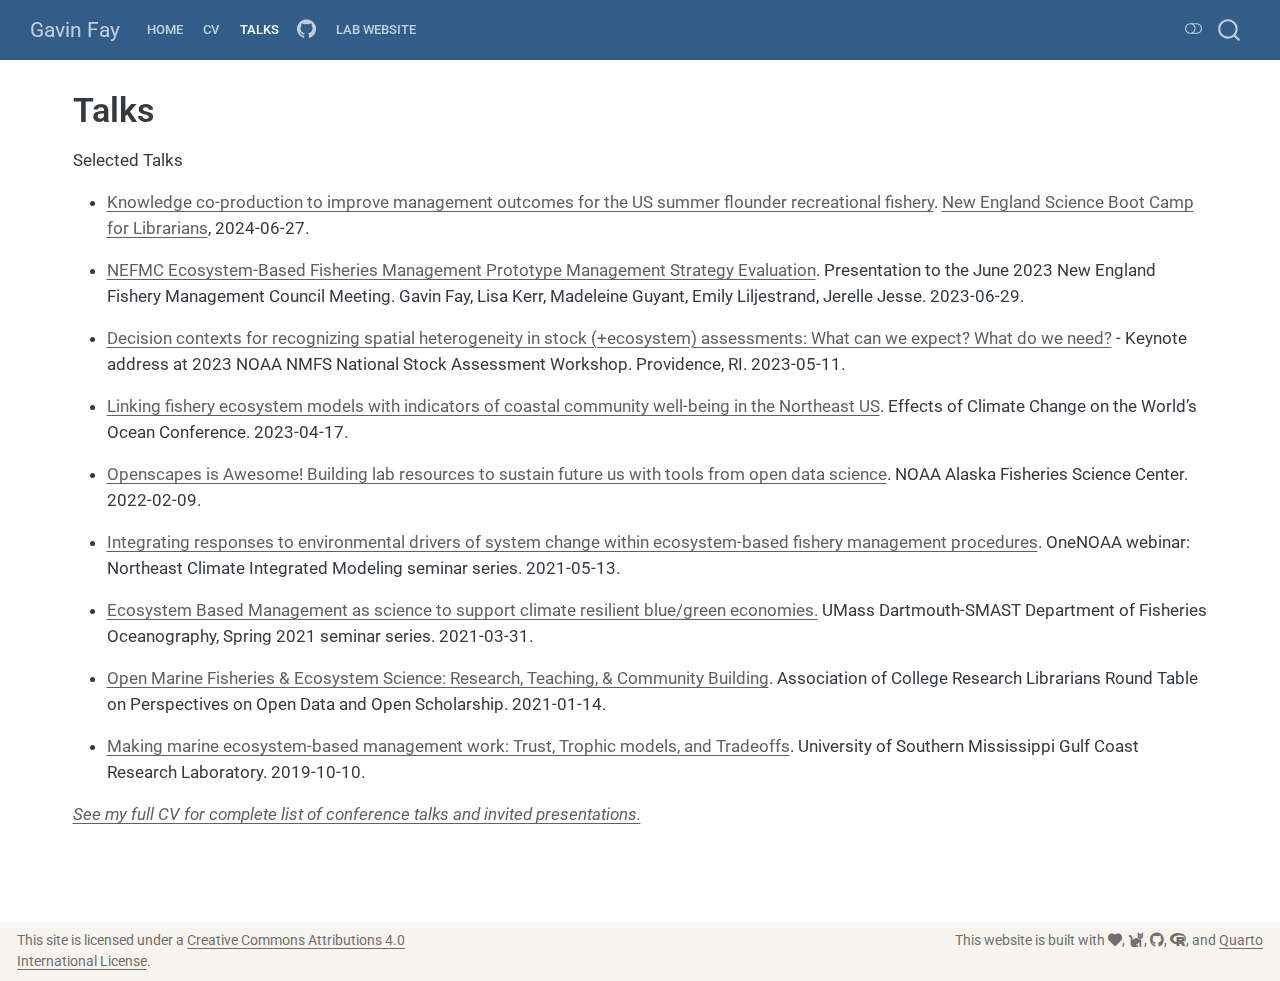
<file: docs/talks.html>
<!DOCTYPE html>
<html xmlns="http://www.w3.org/1999/xhtml" lang="en" xml:lang="en"><head>

<meta charset="utf-8">
<meta name="generator" content="quarto-1.4.555">

<meta name="viewport" content="width=device-width, initial-scale=1.0, user-scalable=yes">


<title>Gavin Fay - Talks</title>
<style>
code{white-space: pre-wrap;}
span.smallcaps{font-variant: small-caps;}
div.columns{display: flex; gap: min(4vw, 1.5em);}
div.column{flex: auto; overflow-x: auto;}
div.hanging-indent{margin-left: 1.5em; text-indent: -1.5em;}
ul.task-list{list-style: none;}
ul.task-list li input[type="checkbox"] {
  width: 0.8em;
  margin: 0 0.8em 0.2em -1em; /* quarto-specific, see https://github.com/quarto-dev/quarto-cli/issues/4556 */ 
  vertical-align: middle;
}
</style>


<script src="site_libs/quarto-nav/quarto-nav.js"></script>
<script src="site_libs/quarto-nav/headroom.min.js"></script>
<script src="site_libs/clipboard/clipboard.min.js"></script>
<script src="site_libs/quarto-search/autocomplete.umd.js"></script>
<script src="site_libs/quarto-search/fuse.min.js"></script>
<script src="site_libs/quarto-search/quarto-search.js"></script>
<meta name="quarto:offset" content="./">
<script src="site_libs/quarto-html/quarto.js"></script>
<script src="site_libs/quarto-html/popper.min.js"></script>
<script src="site_libs/quarto-html/tippy.umd.min.js"></script>
<script src="site_libs/quarto-html/anchor.min.js"></script>
<link href="site_libs/quarto-html/tippy.css" rel="stylesheet">
<link href="site_libs/quarto-html/quarto-syntax-highlighting.css" rel="stylesheet" class="quarto-color-scheme" id="quarto-text-highlighting-styles">
<link href="site_libs/quarto-html/quarto-syntax-highlighting-dark.css" rel="prefetch" class="quarto-color-scheme quarto-color-alternate" id="quarto-text-highlighting-styles">
<script src="site_libs/bootstrap/bootstrap.min.js"></script>
<link href="site_libs/bootstrap/bootstrap-icons.css" rel="stylesheet">
<link href="site_libs/bootstrap/bootstrap.min.css" rel="stylesheet" class="quarto-color-scheme" id="quarto-bootstrap" data-mode="light">
<link href="site_libs/bootstrap/bootstrap-dark.min.css" rel="prefetch" class="quarto-color-scheme quarto-color-alternate" id="quarto-bootstrap" data-mode="dark">
<link href="site_libs/quarto-contrib/fontawesome6-0.1.0/all.css" rel="stylesheet">
<link href="site_libs/quarto-contrib/fontawesome6-0.1.0/latex-fontsize.css" rel="stylesheet">
<script id="quarto-search-options" type="application/json">{
  "location": "navbar",
  "copy-button": false,
  "collapse-after": 3,
  "panel-placement": "end",
  "type": "overlay",
  "limit": 50,
  "keyboard-shortcut": [
    "f",
    "/",
    "s"
  ],
  "show-item-context": false,
  "language": {
    "search-no-results-text": "No results",
    "search-matching-documents-text": "matching documents",
    "search-copy-link-title": "Copy link to search",
    "search-hide-matches-text": "Hide additional matches",
    "search-more-match-text": "more match in this document",
    "search-more-matches-text": "more matches in this document",
    "search-clear-button-title": "Clear",
    "search-text-placeholder": "",
    "search-detached-cancel-button-title": "Cancel",
    "search-submit-button-title": "Submit",
    "search-label": "Search"
  }
}</script>


<link rel="stylesheet" href="styles.css">
</head>

<body class="nav-fixed">

<div id="quarto-search-results"></div>
  <header id="quarto-header" class="headroom fixed-top">
    <nav class="navbar navbar-expand-lg " data-bs-theme="dark">
      <div class="navbar-container container-fluid">
      <div class="navbar-brand-container mx-auto">
    <a class="navbar-brand" href="./index.html">
    <span class="navbar-title">Gavin Fay</span>
    </a>
  </div>
            <div id="quarto-search" class="" title="Search"></div>
          <button class="navbar-toggler" type="button" data-bs-toggle="collapse" data-bs-target="#navbarCollapse" aria-controls="navbarCollapse" aria-expanded="false" aria-label="Toggle navigation" onclick="if (window.quartoToggleHeadroom) { window.quartoToggleHeadroom(); }">
  <span class="navbar-toggler-icon"></span>
</button>
          <div class="collapse navbar-collapse" id="navbarCollapse">
            <ul class="navbar-nav navbar-nav-scroll me-auto">
  <li class="nav-item">
    <a class="nav-link" href="./index.html"> 
<span class="menu-text">Home</span></a>
  </li>  
  <li class="nav-item">
    <a class="nav-link" href="./cv.html"> 
<span class="menu-text">CV</span></a>
  </li>  
  <li class="nav-item">
    <a class="nav-link active" href="./talks.html" aria-current="page"> 
<span class="menu-text">Talks</span></a>
  </li>  
  <li class="nav-item compact">
    <a class="nav-link" href="https://github.com/gavinfay"> <i class="bi bi-github" role="img">
</i> 
<span class="menu-text"></span></a>
  </li>  
  <li class="nav-item">
    <a class="nav-link" href="http:Y//thefaylab.com"> 
<span class="menu-text">Lab Website</span></a>
  </li>  
</ul>
          </div> <!-- /navcollapse -->
          <div class="quarto-navbar-tools">
  <a href="" class="quarto-color-scheme-toggle quarto-navigation-tool  px-1" onclick="window.quartoToggleColorScheme(); return false;" title="Toggle dark mode"><i class="bi"></i></a>
</div>
      </div> <!-- /container-fluid -->
    </nav>
</header>
<!-- content -->
<div id="quarto-content" class="quarto-container page-columns page-rows-contents page-layout-full page-navbar">
<!-- sidebar -->
<!-- margin-sidebar -->
    <div id="quarto-margin-sidebar" class="sidebar margin-sidebar zindex-bottom">
        
    </div>
<!-- main -->
<main class="content column-page" id="quarto-document-content">

<header id="title-block-header" class="quarto-title-block default">
<div class="quarto-title">
<h1 class="title">Talks</h1>
</div>



<div class="quarto-title-meta column-page">

    
  
    
  </div>
  


</header>


<p>Selected Talks</p>
<ul>
<li><p><a href="https://docs.google.com/presentation/d/1ALbwaHBQG5mNmrjWbTJdyvp5RmZcEzxqrelo1ijXSjo/edit?usp=sharing">Knowledge co-production to improve management outcomes for the US summer flounder recreational fishery</a>. <a href="https://sites.google.com/view/nesciboot/">New England Science Boot Camp for Librarians</a>, 2024-06-27.</p></li>
<li><p><a href="https://d23h0vhsm26o6d.cloudfront.net/2_Draft-final-Prototype-Management-Evaluation-pMSE-simulation-results-and-output-2nd-mailing_2023-07-06-181333_tsor.pdf">NEFMC Ecosystem-Based Fisheries Management Prototype Management Strategy Evaluation</a>. Presentation to the June 2023 New England Fishery Management Council Meeting. Gavin Fay, Lisa Kerr, Madeleine Guyant, Emily Liljestrand, Jerelle Jesse. 2023-06-29.</p></li>
<li><p><a href="https://docs.google.com/presentation/d/1t4gn-d2UUsS_LjfTiyuOLbgOUCh9dgFDwpfa-wodAhw/edit?usp=sharing">Decision contexts for recognizing spatial heterogeneity in stock (+ecosystem) assessments: What can we expect? What do we need?</a> - Keynote address at 2023 NOAA NMFS National Stock Assessment Workshop. Providence, RI. 2023-05-11.</p></li>
<li><p><a href="https://docs.google.com/presentation/d/1J7Wm80JFRDqEZRMo-gmSjlKMI5YTn6pYtIMYwpYIGY8/edit?usp=sharing">Linking fishery ecosystem models with indicators of coastal community well-being in the Northeast US</a>. Effects of Climate Change on the World’s Ocean Conference. 2023-04-17.</p></li>
<li><p><a href="https://docs.google.com/presentation/d/1c624mH3md8pQHiP6rJ7HPuhxDLgNB7xvONDZlUM3f64/edit?usp=sharing">Openscapes is Awesome! Building lab resources to sustain future us with tools from open data science</a>. NOAA Alaska Fisheries Science Center. 2022-02-09.</p></li>
<li><p><a href="https://docs.google.com/presentation/d/1sD8pq7I8JFV-cdshfdlf-_z9SgAO4JgSlx4hxGvcZBI/edit?usp=sharing">Integrating responses to environmental drivers of system change within ecosystem-based fishery management procedures</a>. OneNOAA webinar: Northeast Climate Integrated Modeling seminar series. 2021-05-13.</p></li>
<li><p><a href="https://docs.google.com/presentation/d/1c2vbw3mCSNJYx3RJb4kW-FJxKZsRQ_Ju3GDU7OhCsMg/edit#slide=id.p">Ecosystem Based Management as science to support climate resilient blue/green economies.</a> UMass Dartmouth-SMAST Department of Fisheries Oceanography, Spring 2021 seminar series. 2021-03-31.</p></li>
<li><p><a href="https://docs.google.com/presentation/d/1Y5OcbWccQd7j2RpQIb1qEwX9F-_K-ShP7q-KNIQCNUM/edit?usp=sharing">Open Marine Fisheries &amp; Ecosystem Science: Research, Teaching, &amp; Community Building</a>. Association of College Research Librarians Round Table on Perspectives on Open Data and Open Scholarship. 2021-01-14.</p></li>
<li><p><a href="https://docs.google.com/presentation/d/1qH2IETyr83qdRN6HV1VpKC-8BlMqlUDn/edit?usp=sharing&amp;ouid=100082783551785338508&amp;rtpof=true&amp;sd=true">Making marine ecosystem-based management work: Trust, Trophic models, and Tradeoffs</a>. University of Southern Mississippi Gulf Coast Research Laboratory. 2019-10-10.</p></li>
</ul>
<p><a href="https://drive.google.com/file/d/1B__XCCz0Xe1gWEFoIW-5ROUE79kBvgTf/view?usp=drive_link"><em>See my full CV for complete list of conference talks and invited presentations.</em></a></p>



</main> <!-- /main -->
<script id="quarto-html-after-body" type="application/javascript">
window.document.addEventListener("DOMContentLoaded", function (event) {
  const toggleBodyColorMode = (bsSheetEl) => {
    const mode = bsSheetEl.getAttribute("data-mode");
    const bodyEl = window.document.querySelector("body");
    if (mode === "dark") {
      bodyEl.classList.add("quarto-dark");
      bodyEl.classList.remove("quarto-light");
    } else {
      bodyEl.classList.add("quarto-light");
      bodyEl.classList.remove("quarto-dark");
    }
  }
  const toggleBodyColorPrimary = () => {
    const bsSheetEl = window.document.querySelector("link#quarto-bootstrap");
    if (bsSheetEl) {
      toggleBodyColorMode(bsSheetEl);
    }
  }
  toggleBodyColorPrimary();  
  const disableStylesheet = (stylesheets) => {
    for (let i=0; i < stylesheets.length; i++) {
      const stylesheet = stylesheets[i];
      stylesheet.rel = 'prefetch';
    }
  }
  const enableStylesheet = (stylesheets) => {
    for (let i=0; i < stylesheets.length; i++) {
      const stylesheet = stylesheets[i];
      stylesheet.rel = 'stylesheet';
    }
  }
  const manageTransitions = (selector, allowTransitions) => {
    const els = window.document.querySelectorAll(selector);
    for (let i=0; i < els.length; i++) {
      const el = els[i];
      if (allowTransitions) {
        el.classList.remove('notransition');
      } else {
        el.classList.add('notransition');
      }
    }
  }
  const toggleGiscusIfUsed = (isAlternate, darkModeDefault) => {
    const baseTheme = document.querySelector('#giscus-base-theme')?.value ?? 'light';
    const alternateTheme = document.querySelector('#giscus-alt-theme')?.value ?? 'dark';
    let newTheme = '';
    if(darkModeDefault) {
      newTheme = isAlternate ? baseTheme : alternateTheme;
    } else {
      newTheme = isAlternate ? alternateTheme : baseTheme;
    }
    const changeGiscusTheme = () => {
      // From: https://github.com/giscus/giscus/issues/336
      const sendMessage = (message) => {
        const iframe = document.querySelector('iframe.giscus-frame');
        if (!iframe) return;
        iframe.contentWindow.postMessage({ giscus: message }, 'https://giscus.app');
      }
      sendMessage({
        setConfig: {
          theme: newTheme
        }
      });
    }
    const isGiscussLoaded = window.document.querySelector('iframe.giscus-frame') !== null;
    if (isGiscussLoaded) {
      changeGiscusTheme();
    }
  }
  const toggleColorMode = (alternate) => {
    // Switch the stylesheets
    const alternateStylesheets = window.document.querySelectorAll('link.quarto-color-scheme.quarto-color-alternate');
    manageTransitions('#quarto-margin-sidebar .nav-link', false);
    if (alternate) {
      enableStylesheet(alternateStylesheets);
      for (const sheetNode of alternateStylesheets) {
        if (sheetNode.id === "quarto-bootstrap") {
          toggleBodyColorMode(sheetNode);
        }
      }
    } else {
      disableStylesheet(alternateStylesheets);
      toggleBodyColorPrimary();
    }
    manageTransitions('#quarto-margin-sidebar .nav-link', true);
    // Switch the toggles
    const toggles = window.document.querySelectorAll('.quarto-color-scheme-toggle');
    for (let i=0; i < toggles.length; i++) {
      const toggle = toggles[i];
      if (toggle) {
        if (alternate) {
          toggle.classList.add("alternate");     
        } else {
          toggle.classList.remove("alternate");
        }
      }
    }
    // Hack to workaround the fact that safari doesn't
    // properly recolor the scrollbar when toggling (#1455)
    if (navigator.userAgent.indexOf('Safari') > 0 && navigator.userAgent.indexOf('Chrome') == -1) {
      manageTransitions("body", false);
      window.scrollTo(0, 1);
      setTimeout(() => {
        window.scrollTo(0, 0);
        manageTransitions("body", true);
      }, 40);  
    }
  }
  const isFileUrl = () => { 
    return window.location.protocol === 'file:';
  }
  const hasAlternateSentinel = () => {  
    let styleSentinel = getColorSchemeSentinel();
    if (styleSentinel !== null) {
      return styleSentinel === "alternate";
    } else {
      return false;
    }
  }
  const setStyleSentinel = (alternate) => {
    const value = alternate ? "alternate" : "default";
    if (!isFileUrl()) {
      window.localStorage.setItem("quarto-color-scheme", value);
    } else {
      localAlternateSentinel = value;
    }
  }
  const getColorSchemeSentinel = () => {
    if (!isFileUrl()) {
      const storageValue = window.localStorage.getItem("quarto-color-scheme");
      return storageValue != null ? storageValue : localAlternateSentinel;
    } else {
      return localAlternateSentinel;
    }
  }
  const darkModeDefault = false;
  let localAlternateSentinel = darkModeDefault ? 'alternate' : 'default';
  // Dark / light mode switch
  window.quartoToggleColorScheme = () => {
    // Read the current dark / light value 
    let toAlternate = !hasAlternateSentinel();
    toggleColorMode(toAlternate);
    setStyleSentinel(toAlternate);
    toggleGiscusIfUsed(toAlternate, darkModeDefault);
  };
  // Ensure there is a toggle, if there isn't float one in the top right
  if (window.document.querySelector('.quarto-color-scheme-toggle') === null) {
    const a = window.document.createElement('a');
    a.classList.add('top-right');
    a.classList.add('quarto-color-scheme-toggle');
    a.href = "";
    a.onclick = function() { try { window.quartoToggleColorScheme(); } catch {} return false; };
    const i = window.document.createElement("i");
    i.classList.add('bi');
    a.appendChild(i);
    window.document.body.appendChild(a);
  }
  // Switch to dark mode if need be
  if (hasAlternateSentinel()) {
    toggleColorMode(true);
  } else {
    toggleColorMode(false);
  }
  const icon = "";
  const anchorJS = new window.AnchorJS();
  anchorJS.options = {
    placement: 'right',
    icon: icon
  };
  anchorJS.add('.anchored');
  const isCodeAnnotation = (el) => {
    for (const clz of el.classList) {
      if (clz.startsWith('code-annotation-')) {                     
        return true;
      }
    }
    return false;
  }
  const clipboard = new window.ClipboardJS('.code-copy-button', {
    text: function(trigger) {
      const codeEl = trigger.previousElementSibling.cloneNode(true);
      for (const childEl of codeEl.children) {
        if (isCodeAnnotation(childEl)) {
          childEl.remove();
        }
      }
      return codeEl.innerText;
    }
  });
  clipboard.on('success', function(e) {
    // button target
    const button = e.trigger;
    // don't keep focus
    button.blur();
    // flash "checked"
    button.classList.add('code-copy-button-checked');
    var currentTitle = button.getAttribute("title");
    button.setAttribute("title", "Copied!");
    let tooltip;
    if (window.bootstrap) {
      button.setAttribute("data-bs-toggle", "tooltip");
      button.setAttribute("data-bs-placement", "left");
      button.setAttribute("data-bs-title", "Copied!");
      tooltip = new bootstrap.Tooltip(button, 
        { trigger: "manual", 
          customClass: "code-copy-button-tooltip",
          offset: [0, -8]});
      tooltip.show();    
    }
    setTimeout(function() {
      if (tooltip) {
        tooltip.hide();
        button.removeAttribute("data-bs-title");
        button.removeAttribute("data-bs-toggle");
        button.removeAttribute("data-bs-placement");
      }
      button.setAttribute("title", currentTitle);
      button.classList.remove('code-copy-button-checked');
    }, 1000);
    // clear code selection
    e.clearSelection();
  });
    var localhostRegex = new RegExp(/^(?:http|https):\/\/localhost\:?[0-9]*\//);
    var mailtoRegex = new RegExp(/^mailto:/);
      var filterRegex = new RegExp('/' + window.location.host + '/');
    var isInternal = (href) => {
        return filterRegex.test(href) || localhostRegex.test(href) || mailtoRegex.test(href);
    }
    // Inspect non-navigation links and adorn them if external
 	var links = window.document.querySelectorAll('a[href]:not(.nav-link):not(.navbar-brand):not(.toc-action):not(.sidebar-link):not(.sidebar-item-toggle):not(.pagination-link):not(.no-external):not([aria-hidden]):not(.dropdown-item):not(.quarto-navigation-tool)');
    for (var i=0; i<links.length; i++) {
      const link = links[i];
      if (!isInternal(link.href)) {
        // undo the damage that might have been done by quarto-nav.js in the case of
        // links that we want to consider external
        if (link.dataset.originalHref !== undefined) {
          link.href = link.dataset.originalHref;
        }
      }
    }
  function tippyHover(el, contentFn, onTriggerFn, onUntriggerFn) {
    const config = {
      allowHTML: true,
      maxWidth: 500,
      delay: 100,
      arrow: false,
      appendTo: function(el) {
          return el.parentElement;
      },
      interactive: true,
      interactiveBorder: 10,
      theme: 'quarto',
      placement: 'bottom-start',
    };
    if (contentFn) {
      config.content = contentFn;
    }
    if (onTriggerFn) {
      config.onTrigger = onTriggerFn;
    }
    if (onUntriggerFn) {
      config.onUntrigger = onUntriggerFn;
    }
    window.tippy(el, config); 
  }
  const noterefs = window.document.querySelectorAll('a[role="doc-noteref"]');
  for (var i=0; i<noterefs.length; i++) {
    const ref = noterefs[i];
    tippyHover(ref, function() {
      // use id or data attribute instead here
      let href = ref.getAttribute('data-footnote-href') || ref.getAttribute('href');
      try { href = new URL(href).hash; } catch {}
      const id = href.replace(/^#\/?/, "");
      const note = window.document.getElementById(id);
      if (note) {
        return note.innerHTML;
      } else {
        return "";
      }
    });
  }
  const xrefs = window.document.querySelectorAll('a.quarto-xref');
  const processXRef = (id, note) => {
    // Strip column container classes
    const stripColumnClz = (el) => {
      el.classList.remove("page-full", "page-columns");
      if (el.children) {
        for (const child of el.children) {
          stripColumnClz(child);
        }
      }
    }
    stripColumnClz(note)
    if (id === null || id.startsWith('sec-')) {
      // Special case sections, only their first couple elements
      const container = document.createElement("div");
      if (note.children && note.children.length > 2) {
        container.appendChild(note.children[0].cloneNode(true));
        for (let i = 1; i < note.children.length; i++) {
          const child = note.children[i];
          if (child.tagName === "P" && child.innerText === "") {
            continue;
          } else {
            container.appendChild(child.cloneNode(true));
            break;
          }
        }
        if (window.Quarto?.typesetMath) {
          window.Quarto.typesetMath(container);
        }
        return container.innerHTML
      } else {
        if (window.Quarto?.typesetMath) {
          window.Quarto.typesetMath(note);
        }
        return note.innerHTML;
      }
    } else {
      // Remove any anchor links if they are present
      const anchorLink = note.querySelector('a.anchorjs-link');
      if (anchorLink) {
        anchorLink.remove();
      }
      if (window.Quarto?.typesetMath) {
        window.Quarto.typesetMath(note);
      }
      // TODO in 1.5, we should make sure this works without a callout special case
      if (note.classList.contains("callout")) {
        return note.outerHTML;
      } else {
        return note.innerHTML;
      }
    }
  }
  for (var i=0; i<xrefs.length; i++) {
    const xref = xrefs[i];
    tippyHover(xref, undefined, function(instance) {
      instance.disable();
      let url = xref.getAttribute('href');
      let hash = undefined; 
      if (url.startsWith('#')) {
        hash = url;
      } else {
        try { hash = new URL(url).hash; } catch {}
      }
      if (hash) {
        const id = hash.replace(/^#\/?/, "");
        const note = window.document.getElementById(id);
        if (note !== null) {
          try {
            const html = processXRef(id, note.cloneNode(true));
            instance.setContent(html);
          } finally {
            instance.enable();
            instance.show();
          }
        } else {
          // See if we can fetch this
          fetch(url.split('#')[0])
          .then(res => res.text())
          .then(html => {
            const parser = new DOMParser();
            const htmlDoc = parser.parseFromString(html, "text/html");
            const note = htmlDoc.getElementById(id);
            if (note !== null) {
              const html = processXRef(id, note);
              instance.setContent(html);
            } 
          }).finally(() => {
            instance.enable();
            instance.show();
          });
        }
      } else {
        // See if we can fetch a full url (with no hash to target)
        // This is a special case and we should probably do some content thinning / targeting
        fetch(url)
        .then(res => res.text())
        .then(html => {
          const parser = new DOMParser();
          const htmlDoc = parser.parseFromString(html, "text/html");
          const note = htmlDoc.querySelector('main.content');
          if (note !== null) {
            // This should only happen for chapter cross references
            // (since there is no id in the URL)
            // remove the first header
            if (note.children.length > 0 && note.children[0].tagName === "HEADER") {
              note.children[0].remove();
            }
            const html = processXRef(null, note);
            instance.setContent(html);
          } 
        }).finally(() => {
          instance.enable();
          instance.show();
        });
      }
    }, function(instance) {
    });
  }
      let selectedAnnoteEl;
      const selectorForAnnotation = ( cell, annotation) => {
        let cellAttr = 'data-code-cell="' + cell + '"';
        let lineAttr = 'data-code-annotation="' +  annotation + '"';
        const selector = 'span[' + cellAttr + '][' + lineAttr + ']';
        return selector;
      }
      const selectCodeLines = (annoteEl) => {
        const doc = window.document;
        const targetCell = annoteEl.getAttribute("data-target-cell");
        const targetAnnotation = annoteEl.getAttribute("data-target-annotation");
        const annoteSpan = window.document.querySelector(selectorForAnnotation(targetCell, targetAnnotation));
        const lines = annoteSpan.getAttribute("data-code-lines").split(",");
        const lineIds = lines.map((line) => {
          return targetCell + "-" + line;
        })
        let top = null;
        let height = null;
        let parent = null;
        if (lineIds.length > 0) {
            //compute the position of the single el (top and bottom and make a div)
            const el = window.document.getElementById(lineIds[0]);
            top = el.offsetTop;
            height = el.offsetHeight;
            parent = el.parentElement.parentElement;
          if (lineIds.length > 1) {
            const lastEl = window.document.getElementById(lineIds[lineIds.length - 1]);
            const bottom = lastEl.offsetTop + lastEl.offsetHeight;
            height = bottom - top;
          }
          if (top !== null && height !== null && parent !== null) {
            // cook up a div (if necessary) and position it 
            let div = window.document.getElementById("code-annotation-line-highlight");
            if (div === null) {
              div = window.document.createElement("div");
              div.setAttribute("id", "code-annotation-line-highlight");
              div.style.position = 'absolute';
              parent.appendChild(div);
            }
            div.style.top = top - 2 + "px";
            div.style.height = height + 4 + "px";
            div.style.left = 0;
            let gutterDiv = window.document.getElementById("code-annotation-line-highlight-gutter");
            if (gutterDiv === null) {
              gutterDiv = window.document.createElement("div");
              gutterDiv.setAttribute("id", "code-annotation-line-highlight-gutter");
              gutterDiv.style.position = 'absolute';
              const codeCell = window.document.getElementById(targetCell);
              const gutter = codeCell.querySelector('.code-annotation-gutter');
              gutter.appendChild(gutterDiv);
            }
            gutterDiv.style.top = top - 2 + "px";
            gutterDiv.style.height = height + 4 + "px";
          }
          selectedAnnoteEl = annoteEl;
        }
      };
      const unselectCodeLines = () => {
        const elementsIds = ["code-annotation-line-highlight", "code-annotation-line-highlight-gutter"];
        elementsIds.forEach((elId) => {
          const div = window.document.getElementById(elId);
          if (div) {
            div.remove();
          }
        });
        selectedAnnoteEl = undefined;
      };
        // Handle positioning of the toggle
    window.addEventListener(
      "resize",
      throttle(() => {
        elRect = undefined;
        if (selectedAnnoteEl) {
          selectCodeLines(selectedAnnoteEl);
        }
      }, 10)
    );
    function throttle(fn, ms) {
    let throttle = false;
    let timer;
      return (...args) => {
        if(!throttle) { // first call gets through
            fn.apply(this, args);
            throttle = true;
        } else { // all the others get throttled
            if(timer) clearTimeout(timer); // cancel #2
            timer = setTimeout(() => {
              fn.apply(this, args);
              timer = throttle = false;
            }, ms);
        }
      };
    }
      // Attach click handler to the DT
      const annoteDls = window.document.querySelectorAll('dt[data-target-cell]');
      for (const annoteDlNode of annoteDls) {
        annoteDlNode.addEventListener('click', (event) => {
          const clickedEl = event.target;
          if (clickedEl !== selectedAnnoteEl) {
            unselectCodeLines();
            const activeEl = window.document.querySelector('dt[data-target-cell].code-annotation-active');
            if (activeEl) {
              activeEl.classList.remove('code-annotation-active');
            }
            selectCodeLines(clickedEl);
            clickedEl.classList.add('code-annotation-active');
          } else {
            // Unselect the line
            unselectCodeLines();
            clickedEl.classList.remove('code-annotation-active');
          }
        });
      }
  const findCites = (el) => {
    const parentEl = el.parentElement;
    if (parentEl) {
      const cites = parentEl.dataset.cites;
      if (cites) {
        return {
          el,
          cites: cites.split(' ')
        };
      } else {
        return findCites(el.parentElement)
      }
    } else {
      return undefined;
    }
  };
  var bibliorefs = window.document.querySelectorAll('a[role="doc-biblioref"]');
  for (var i=0; i<bibliorefs.length; i++) {
    const ref = bibliorefs[i];
    const citeInfo = findCites(ref);
    if (citeInfo) {
      tippyHover(citeInfo.el, function() {
        var popup = window.document.createElement('div');
        citeInfo.cites.forEach(function(cite) {
          var citeDiv = window.document.createElement('div');
          citeDiv.classList.add('hanging-indent');
          citeDiv.classList.add('csl-entry');
          var biblioDiv = window.document.getElementById('ref-' + cite);
          if (biblioDiv) {
            citeDiv.innerHTML = biblioDiv.innerHTML;
          }
          popup.appendChild(citeDiv);
        });
        return popup.innerHTML;
      });
    }
  }
});
</script>
</div> <!-- /content -->
<footer class="footer">
  <div class="nav-footer">
    <div class="nav-footer-left">
<p>This site is licensed under a <a href="https://creativecommons.org/licenses/by/4.0/">Creative Commons Attributions 4.0 International License</a>.</p>
</div>   
    <div class="nav-footer-center">
      &nbsp;
    </div>
    <div class="nav-footer-right">
<p>This website is built with <i class="fa-solid fa-heart" title="a heart" aria-label="heart"></i>, <i class="fa-solid fa-cat" title="cats" aria-label="cat"></i>, <a href="https://github.com/gavinfay/gavinfay.github.io" target="_blank"><i class="fa-brands fa-github" title="GitHub octocat logo" aria-label="github"></i></a>, <a href="https://www.r-project.org/about.html" target="_blank"><i class="fa-brands fa-r-project" title="R Project" aria-label="r-project"></i></a>, and <a href="https://quarto.org/" target="_blank">Quarto</a></p>
</div>
  </div>
</footer>




</body></html>
</file>
<file: docs/site_libs/quarto-html/tippy.css>
.tippy-box[data-animation=fade][data-state=hidden]{opacity:0}[data-tippy-root]{max-width:calc(100vw - 10px)}.tippy-box{position:relative;background-color:#333;color:#fff;border-radius:4px;font-size:14px;line-height:1.4;white-space:normal;outline:0;transition-property:transform,visibility,opacity}.tippy-box[data-placement^=top]>.tippy-arrow{bottom:0}.tippy-box[data-placement^=top]>.tippy-arrow:before{bottom:-7px;left:0;border-width:8px 8px 0;border-top-color:initial;transform-origin:center top}.tippy-box[data-placement^=bottom]>.tippy-arrow{top:0}.tippy-box[data-placement^=bottom]>.tippy-arrow:before{top:-7px;left:0;border-width:0 8px 8px;border-bottom-color:initial;transform-origin:center bottom}.tippy-box[data-placement^=left]>.tippy-arrow{right:0}.tippy-box[data-placement^=left]>.tippy-arrow:before{border-width:8px 0 8px 8px;border-left-color:initial;right:-7px;transform-origin:center left}.tippy-box[data-placement^=right]>.tippy-arrow{left:0}.tippy-box[data-placement^=right]>.tippy-arrow:before{left:-7px;border-width:8px 8px 8px 0;border-right-color:initial;transform-origin:center right}.tippy-box[data-inertia][data-state=visible]{transition-timing-function:cubic-bezier(.54,1.5,.38,1.11)}.tippy-arrow{width:16px;height:16px;color:#333}.tippy-arrow:before{content:"";position:absolute;border-color:transparent;border-style:solid}.tippy-content{position:relative;padding:5px 9px;z-index:1}
</file>
<file: docs/site_libs/quarto-html/quarto-syntax-highlighting.css>
/* quarto syntax highlight colors */
:root {
  --quarto-hl-ot-color: #003B4F;
  --quarto-hl-at-color: #657422;
  --quarto-hl-ss-color: #20794D;
  --quarto-hl-an-color: #5E5E5E;
  --quarto-hl-fu-color: #4758AB;
  --quarto-hl-st-color: #20794D;
  --quarto-hl-cf-color: #003B4F;
  --quarto-hl-op-color: #5E5E5E;
  --quarto-hl-er-color: #AD0000;
  --quarto-hl-bn-color: #AD0000;
  --quarto-hl-al-color: #AD0000;
  --quarto-hl-va-color: #111111;
  --quarto-hl-bu-color: inherit;
  --quarto-hl-ex-color: inherit;
  --quarto-hl-pp-color: #AD0000;
  --quarto-hl-in-color: #5E5E5E;
  --quarto-hl-vs-color: #20794D;
  --quarto-hl-wa-color: #5E5E5E;
  --quarto-hl-do-color: #5E5E5E;
  --quarto-hl-im-color: #00769E;
  --quarto-hl-ch-color: #20794D;
  --quarto-hl-dt-color: #AD0000;
  --quarto-hl-fl-color: #AD0000;
  --quarto-hl-co-color: #5E5E5E;
  --quarto-hl-cv-color: #5E5E5E;
  --quarto-hl-cn-color: #8f5902;
  --quarto-hl-sc-color: #5E5E5E;
  --quarto-hl-dv-color: #AD0000;
  --quarto-hl-kw-color: #003B4F;
}

/* other quarto variables */
:root {
  --quarto-font-monospace: SFMono-Regular, Menlo, Monaco, Consolas, "Liberation Mono", "Courier New", monospace;
}

pre > code.sourceCode > span {
  color: #003B4F;
}

code span {
  color: #003B4F;
}

code.sourceCode > span {
  color: #003B4F;
}

div.sourceCode,
div.sourceCode pre.sourceCode {
  color: #003B4F;
}

code span.ot {
  color: #003B4F;
  font-style: inherit;
}

code span.at {
  color: #657422;
  font-style: inherit;
}

code span.ss {
  color: #20794D;
  font-style: inherit;
}

code span.an {
  color: #5E5E5E;
  font-style: inherit;
}

code span.fu {
  color: #4758AB;
  font-style: inherit;
}

code span.st {
  color: #20794D;
  font-style: inherit;
}

code span.cf {
  color: #003B4F;
  font-weight: bold;
  font-style: inherit;
}

code span.op {
  color: #5E5E5E;
  font-style: inherit;
}

code span.er {
  color: #AD0000;
  font-style: inherit;
}

code span.bn {
  color: #AD0000;
  font-style: inherit;
}

code span.al {
  color: #AD0000;
  font-style: inherit;
}

code span.va {
  color: #111111;
  font-style: inherit;
}

code span.bu {
  font-style: inherit;
}

code span.ex {
  font-style: inherit;
}

code span.pp {
  color: #AD0000;
  font-style: inherit;
}

code span.in {
  color: #5E5E5E;
  font-style: inherit;
}

code span.vs {
  color: #20794D;
  font-style: inherit;
}

code span.wa {
  color: #5E5E5E;
  font-style: italic;
}

code span.do {
  color: #5E5E5E;
  font-style: italic;
}

code span.im {
  color: #00769E;
  font-style: inherit;
}

code span.ch {
  color: #20794D;
  font-style: inherit;
}

code span.dt {
  color: #AD0000;
  font-style: inherit;
}

code span.fl {
  color: #AD0000;
  font-style: inherit;
}

code span.co {
  color: #5E5E5E;
  font-style: inherit;
}

code span.cv {
  color: #5E5E5E;
  font-style: italic;
}

code span.cn {
  color: #8f5902;
  font-style: inherit;
}

code span.sc {
  color: #5E5E5E;
  font-style: inherit;
}

code span.dv {
  color: #AD0000;
  font-style: inherit;
}

code span.kw {
  color: #003B4F;
  font-weight: bold;
  font-style: inherit;
}

.prevent-inlining {
  content: "</";
}

/*# sourceMappingURL=debc5d5d77c3f9108843748ff7464032.css.map */
</file>
<file: docs/site_libs/quarto-html/quarto-syntax-highlighting-dark.css>
/* quarto syntax highlight colors */
:root {
  --quarto-hl-al-color: #f07178;
  --quarto-hl-an-color: #d4d0ab;
  --quarto-hl-at-color: #00e0e0;
  --quarto-hl-bn-color: #d4d0ab;
  --quarto-hl-bu-color: #abe338;
  --quarto-hl-ch-color: #abe338;
  --quarto-hl-co-color: #f8f8f2;
  --quarto-hl-cv-color: #ffd700;
  --quarto-hl-cn-color: #ffd700;
  --quarto-hl-cf-color: #ffa07a;
  --quarto-hl-dt-color: #ffa07a;
  --quarto-hl-dv-color: #d4d0ab;
  --quarto-hl-do-color: #f8f8f2;
  --quarto-hl-er-color: #f07178;
  --quarto-hl-ex-color: #00e0e0;
  --quarto-hl-fl-color: #d4d0ab;
  --quarto-hl-fu-color: #ffa07a;
  --quarto-hl-im-color: #abe338;
  --quarto-hl-in-color: #d4d0ab;
  --quarto-hl-kw-color: #ffa07a;
  --quarto-hl-op-color: #ffa07a;
  --quarto-hl-ot-color: #00e0e0;
  --quarto-hl-pp-color: #dcc6e0;
  --quarto-hl-re-color: #00e0e0;
  --quarto-hl-sc-color: #abe338;
  --quarto-hl-ss-color: #abe338;
  --quarto-hl-st-color: #abe338;
  --quarto-hl-va-color: #00e0e0;
  --quarto-hl-vs-color: #abe338;
  --quarto-hl-wa-color: #dcc6e0;
}

/* other quarto variables */
:root {
  --quarto-font-monospace: SFMono-Regular, Menlo, Monaco, Consolas, "Liberation Mono", "Courier New", monospace;
}

code span.al {
  background-color: #2a0f15;
  font-weight: bold;
  color: #f07178;
}

code span.an {
  color: #d4d0ab;
}

code span.at {
  color: #00e0e0;
}

code span.bn {
  color: #d4d0ab;
}

code span.bu {
  color: #abe338;
}

code span.ch {
  color: #abe338;
}

code span.co {
  font-style: italic;
  color: #f8f8f2;
}

code span.cv {
  color: #ffd700;
}

code span.cn {
  color: #ffd700;
}

code span.cf {
  font-weight: bold;
  color: #ffa07a;
}

code span.dt {
  color: #ffa07a;
}

code span.dv {
  color: #d4d0ab;
}

code span.do {
  color: #f8f8f2;
}

code span.er {
  color: #f07178;
  text-decoration: underline;
}

code span.ex {
  font-weight: bold;
  color: #00e0e0;
}

code span.fl {
  color: #d4d0ab;
}

code span.fu {
  color: #ffa07a;
}

code span.im {
  color: #abe338;
}

code span.in {
  color: #d4d0ab;
}

code span.kw {
  font-weight: bold;
  color: #ffa07a;
}

pre > code.sourceCode > span {
  color: #f8f8f2;
}

code span {
  color: #f8f8f2;
}

code.sourceCode > span {
  color: #f8f8f2;
}

div.sourceCode,
div.sourceCode pre.sourceCode {
  color: #f8f8f2;
}

code span.op {
  color: #ffa07a;
}

code span.ot {
  color: #00e0e0;
}

code span.pp {
  color: #dcc6e0;
}

code span.re {
  background-color: #f8f8f2;
  color: #00e0e0;
}

code span.sc {
  color: #abe338;
}

code span.ss {
  color: #abe338;
}

code span.st {
  color: #abe338;
}

code span.va {
  color: #00e0e0;
}

code span.vs {
  color: #abe338;
}

code span.wa {
  color: #dcc6e0;
}

.prevent-inlining {
  content: "</";
}

/*# sourceMappingURL=935a306eefa94366c21e1a970dddb765.css.map */
</file>
<file: docs/site_libs/quarto-contrib/fontawesome6-0.1.0/latex-fontsize.css>
.fa-tiny {
  font-size: 0.5em;
}
.fa-scriptsize {
  font-size: 0.7em;
}
.fa-footnotesize {
  font-size: 0.8em;
}
.fa-small {
  font-size: 0.9em;
}
.fa-normalsize {
  font-size: 1em;
}
.fa-large {
  font-size: 1.2em;
}
.fa-Large {
  font-size: 1.5em;
}
.fa-LARGE {
  font-size: 1.75em;
}
.fa-huge {
  font-size: 2em;
}
.fa-Huge {
  font-size: 2.5em;
}
</file>
<file: docs/styles.css>
/* css styles */
</file>
